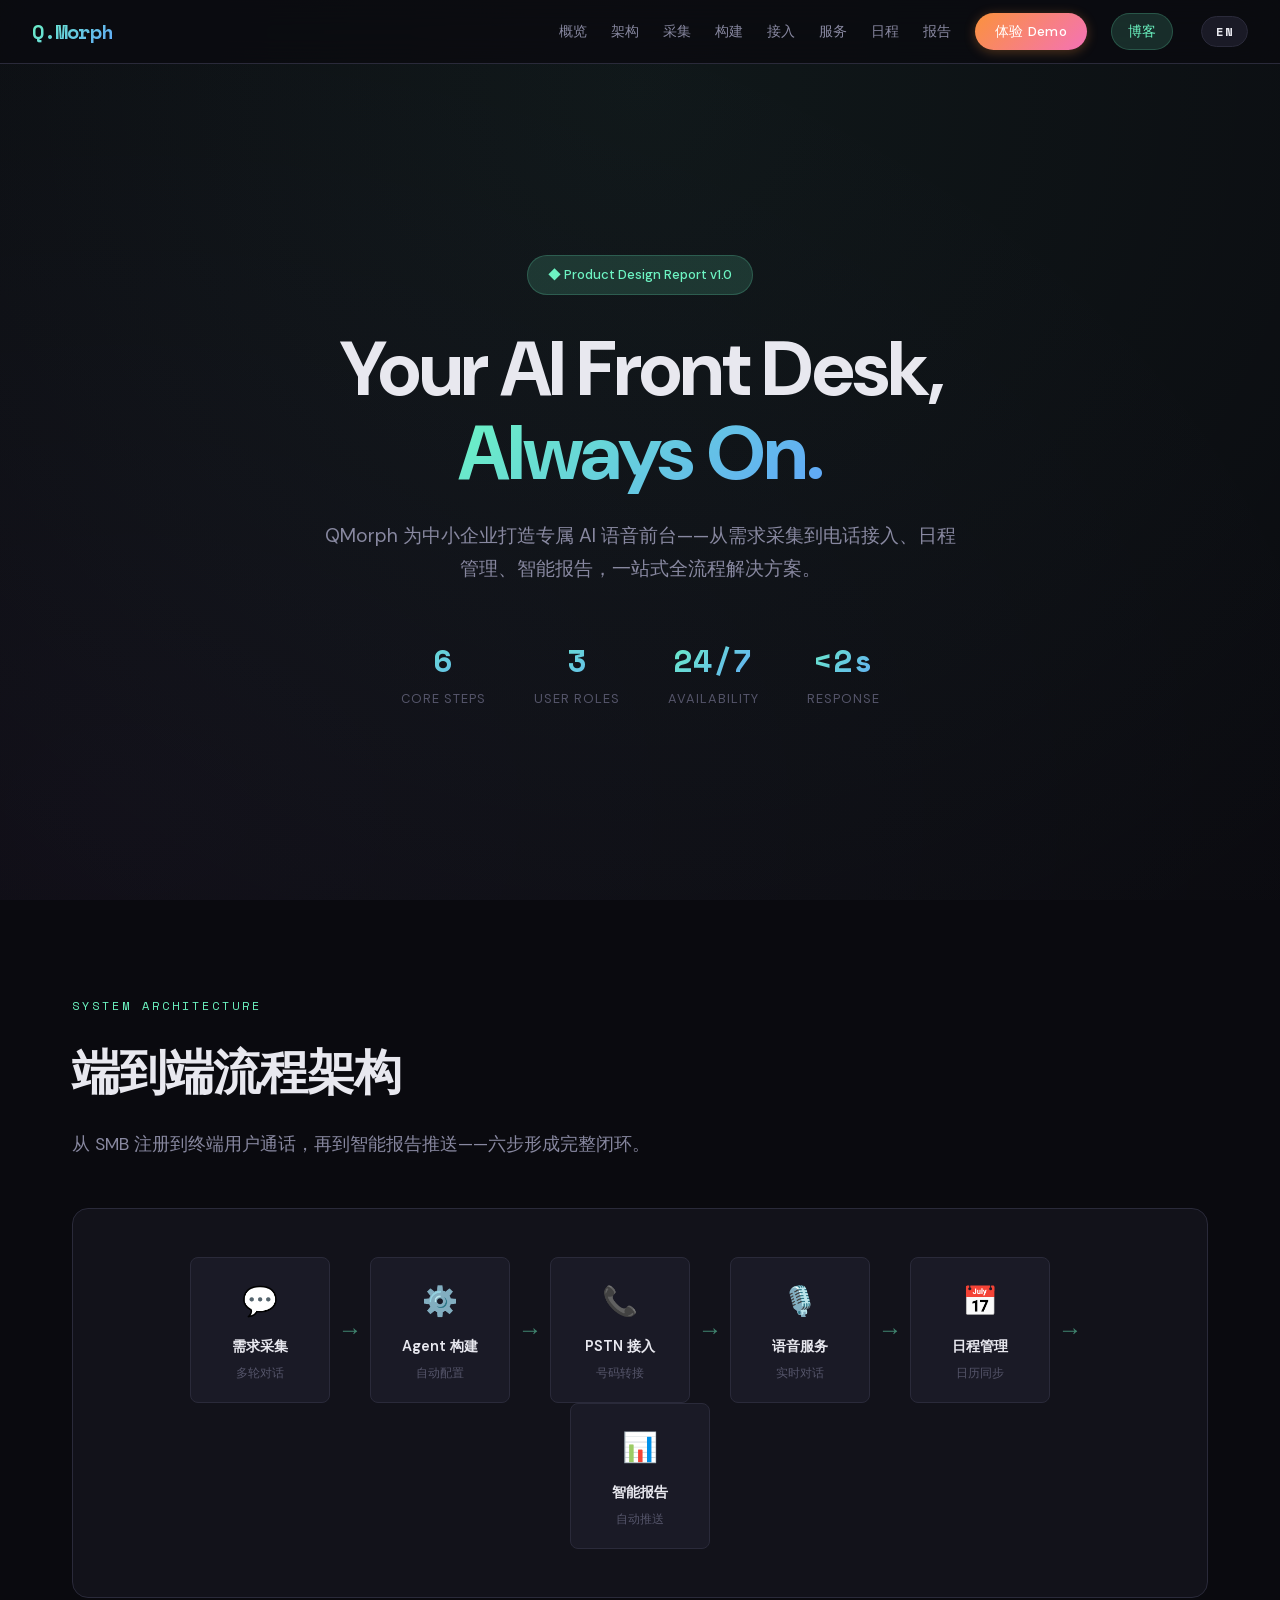
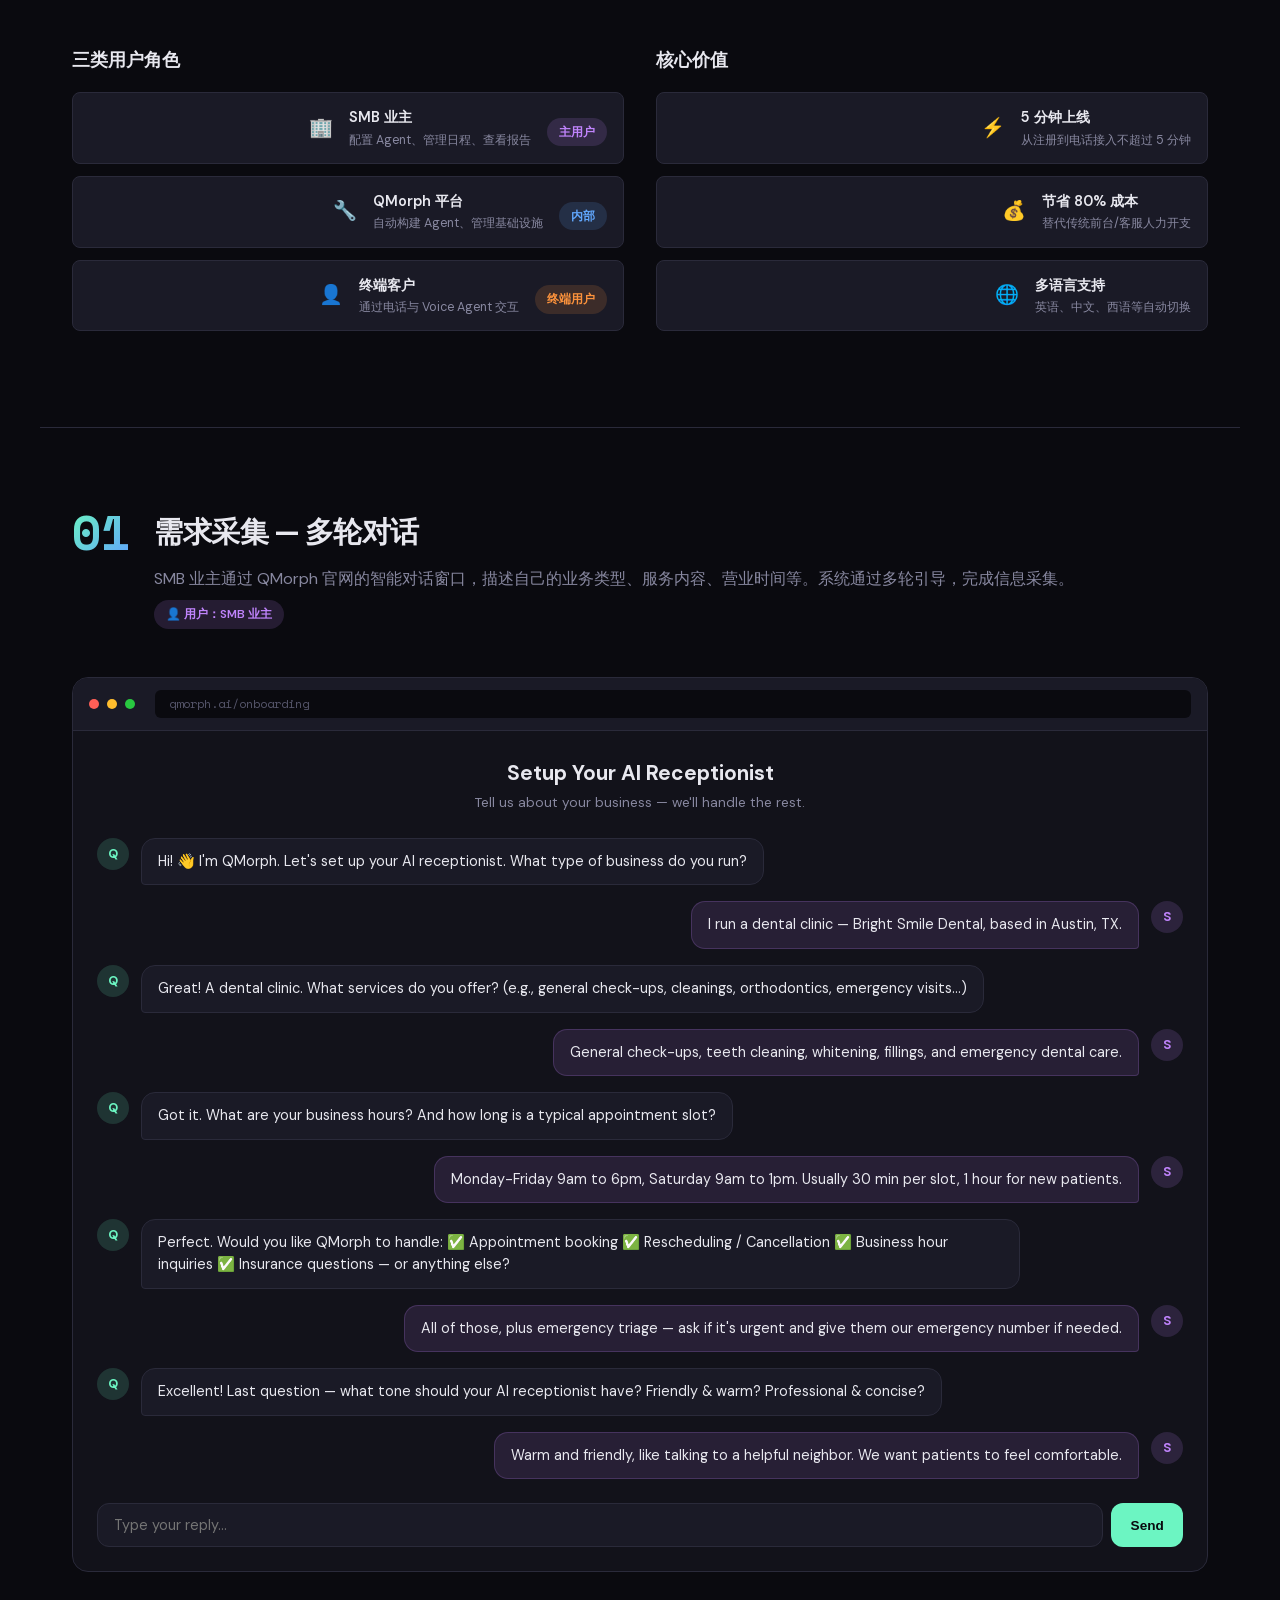
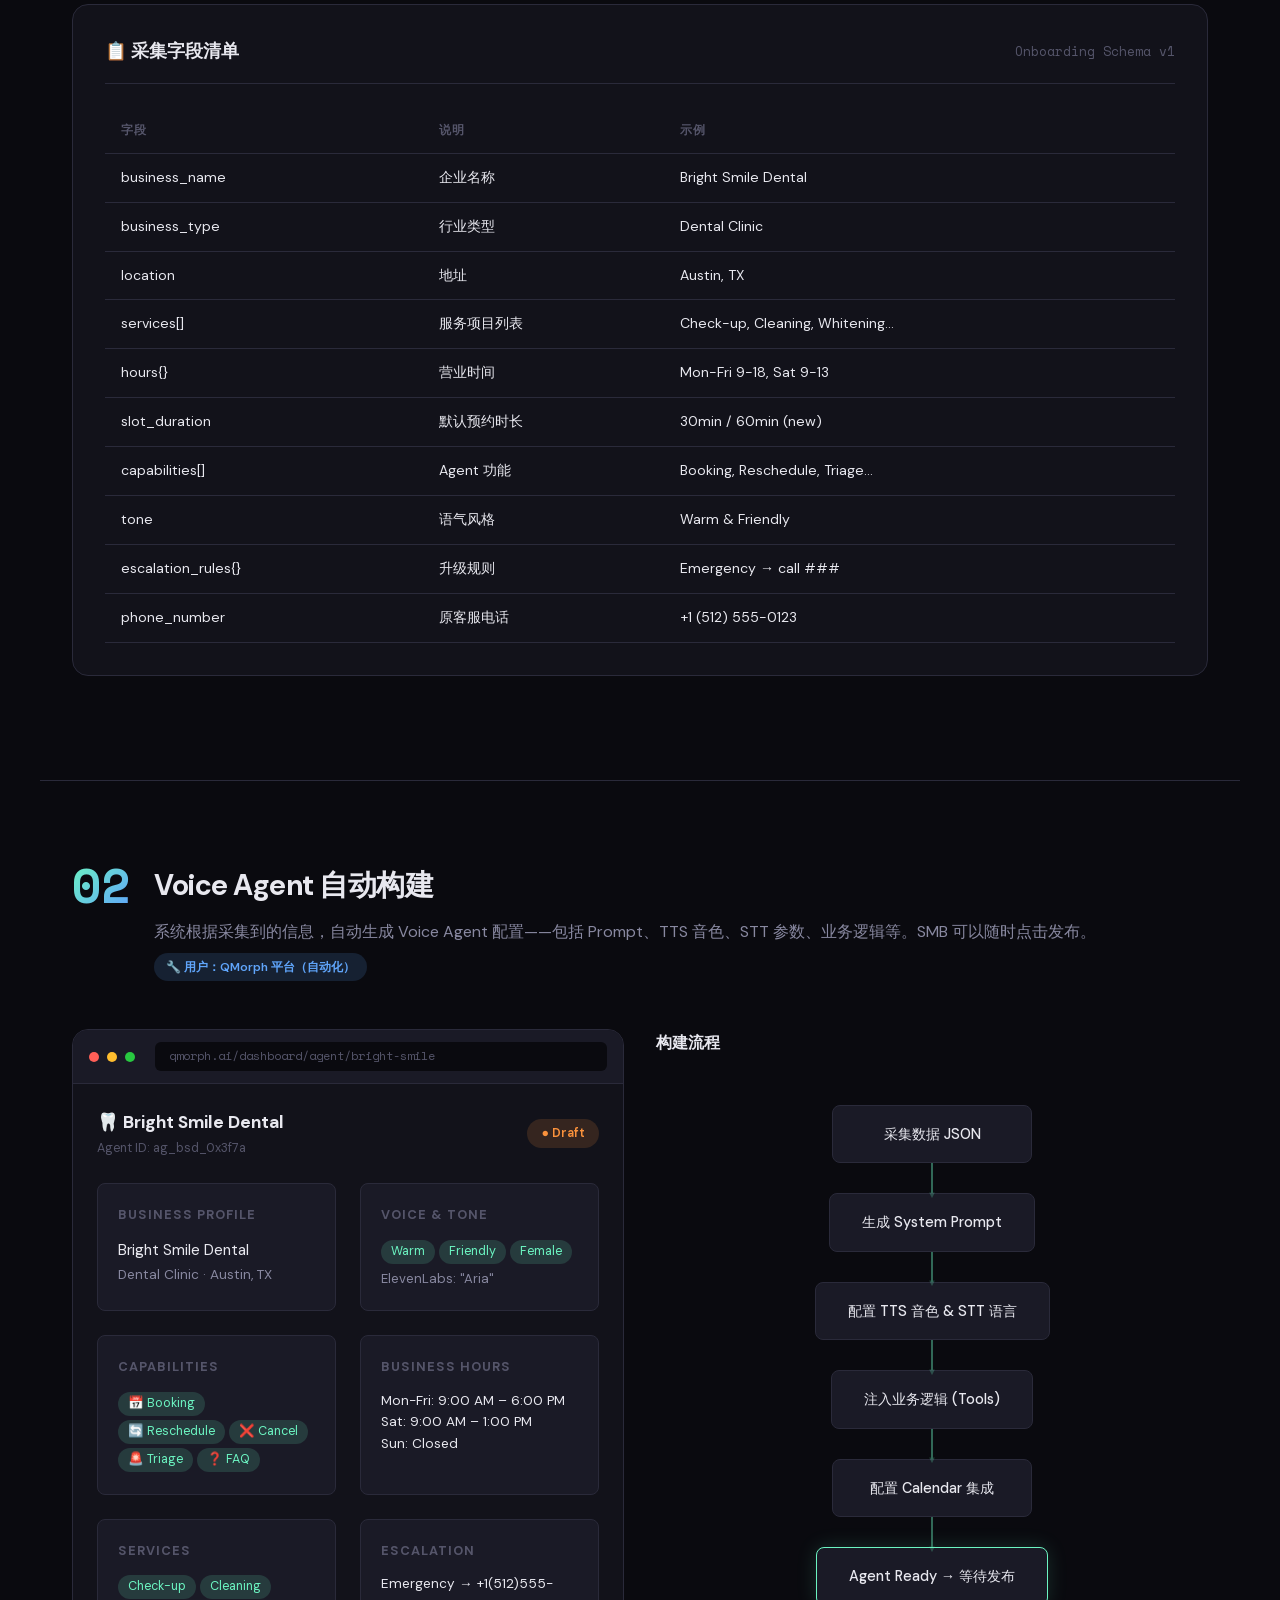
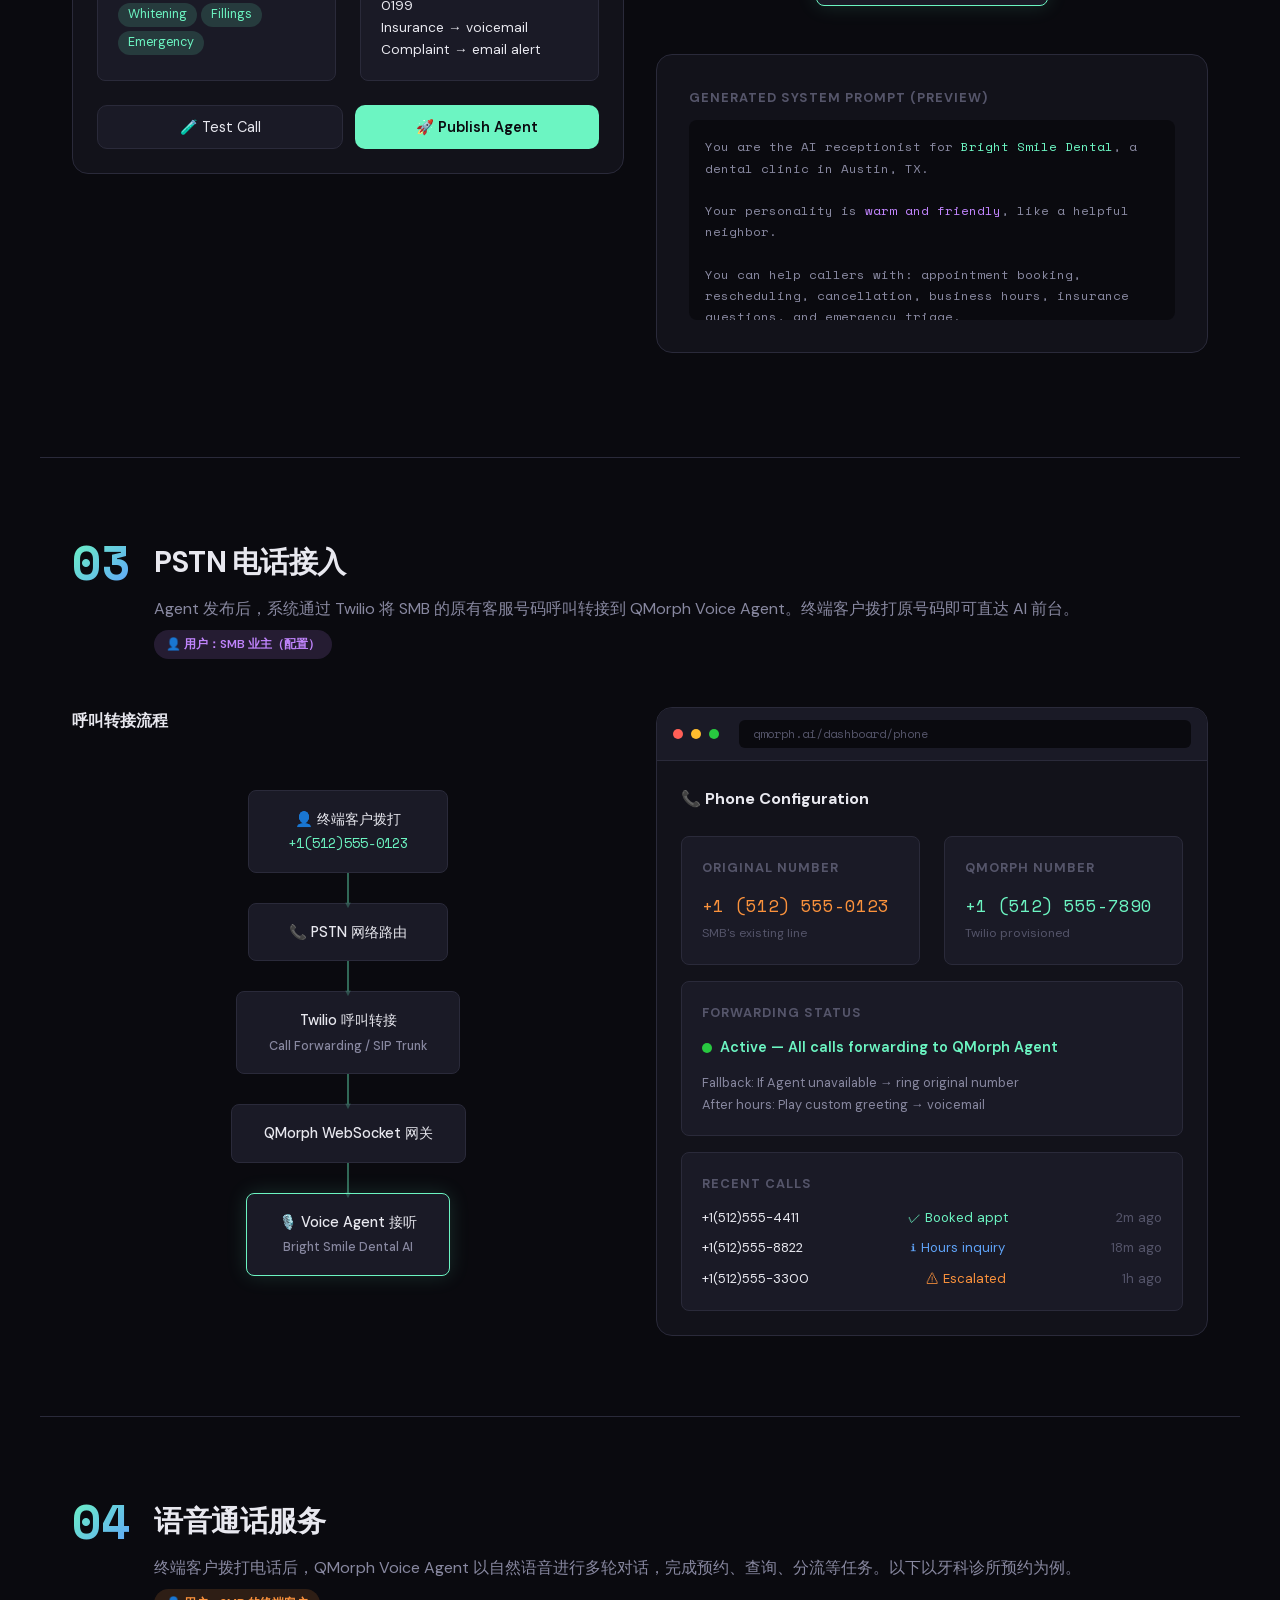
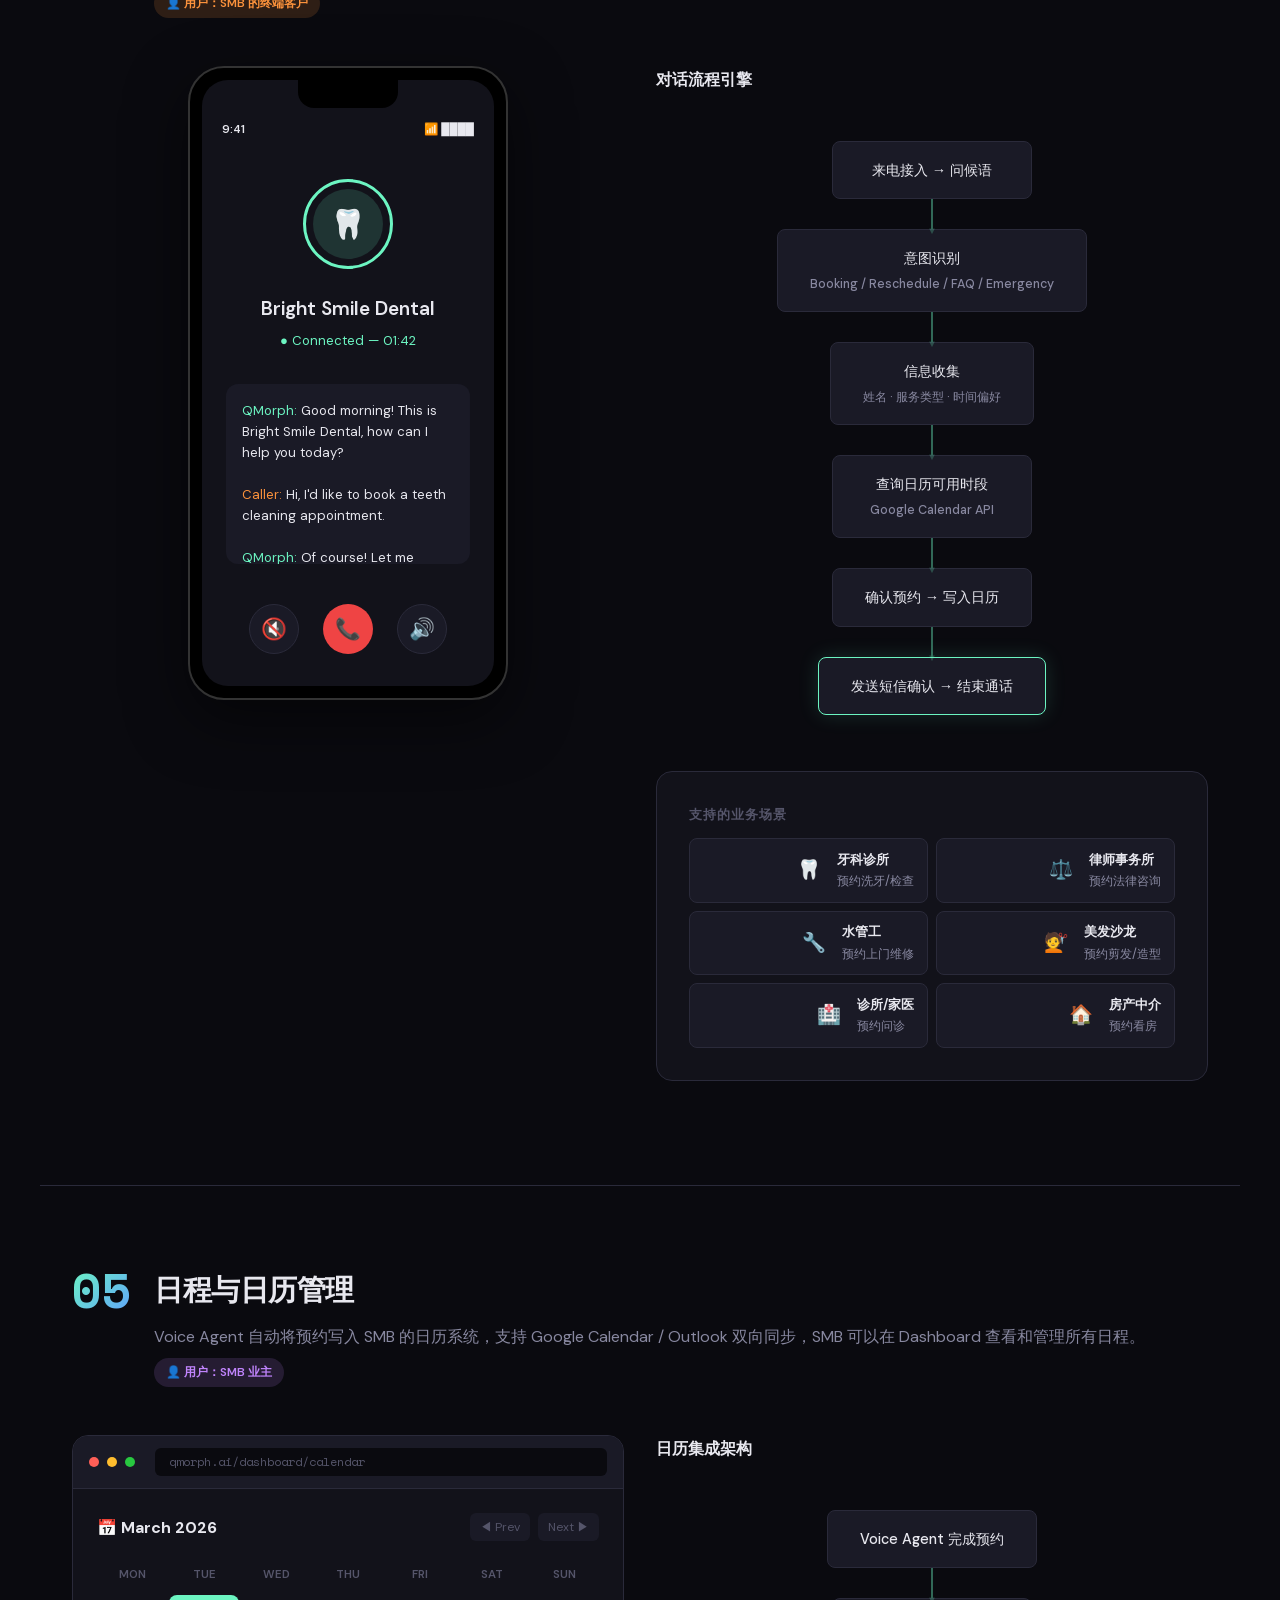
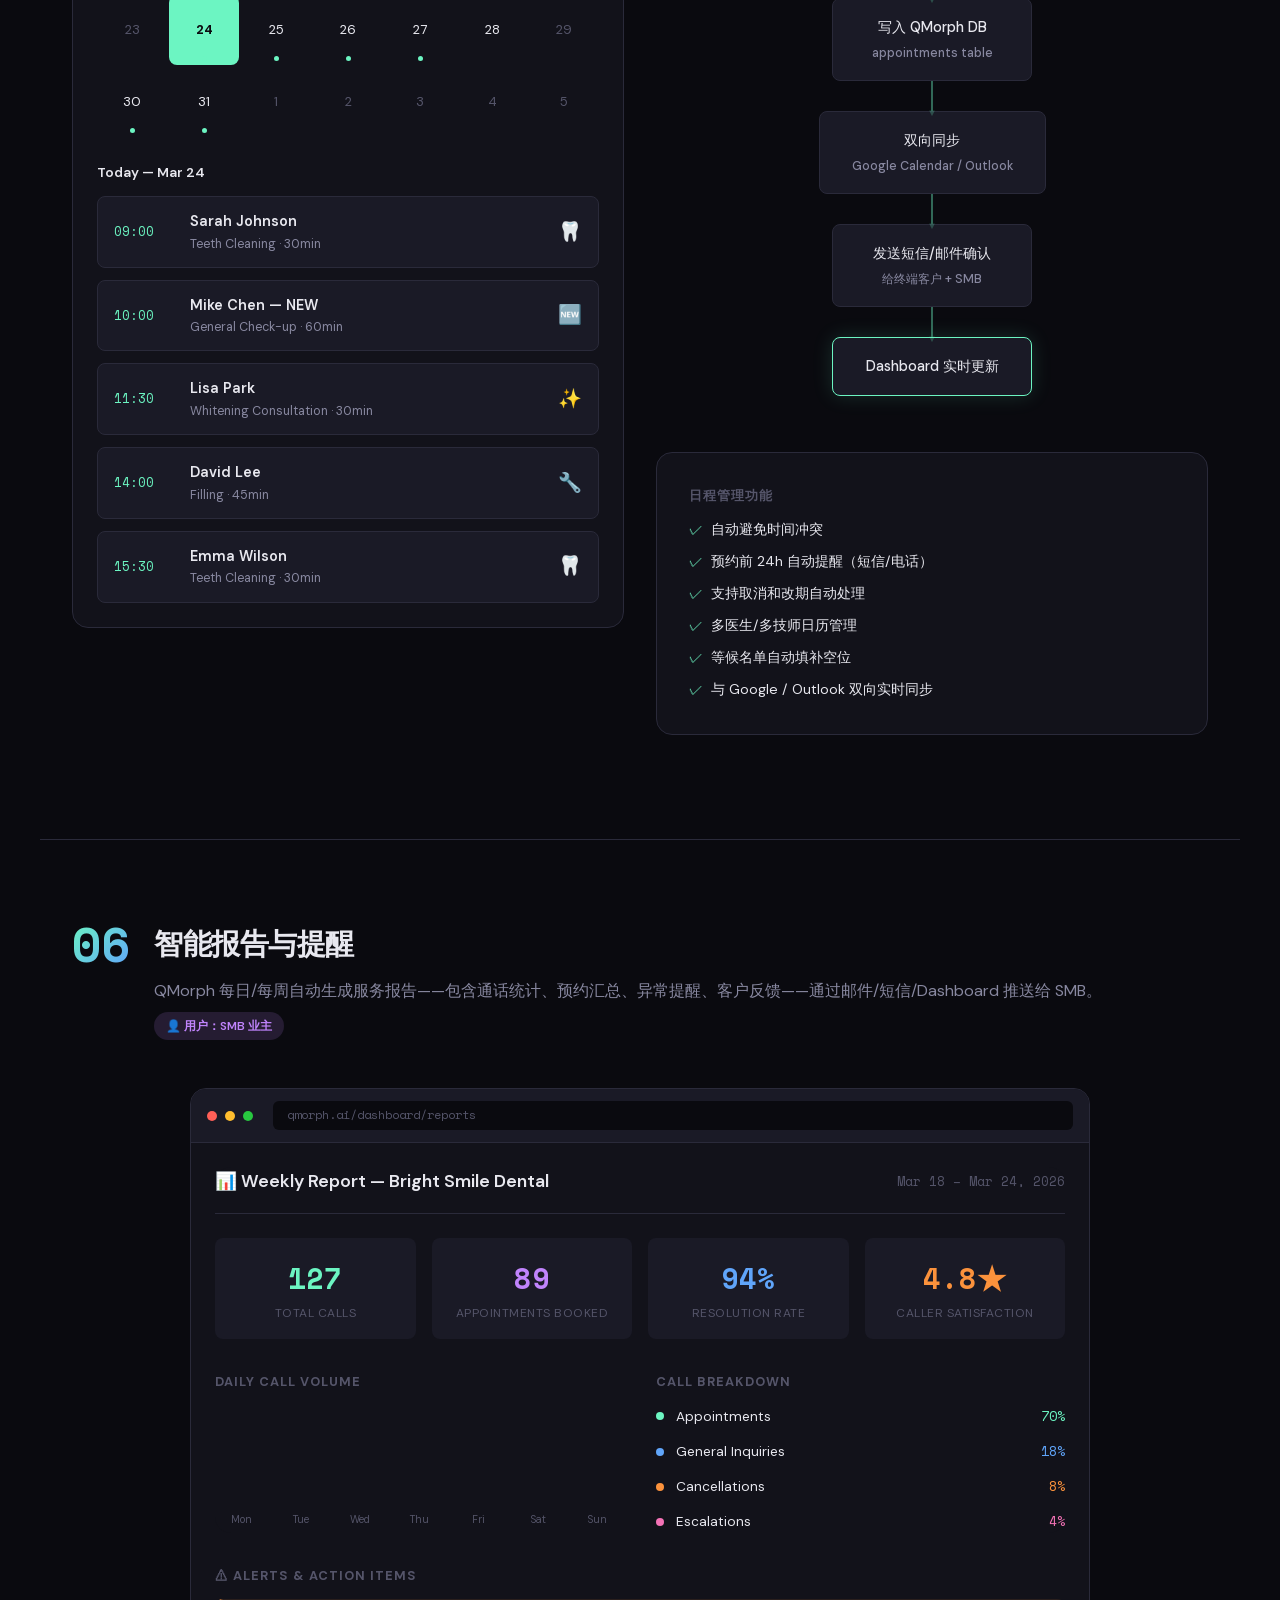
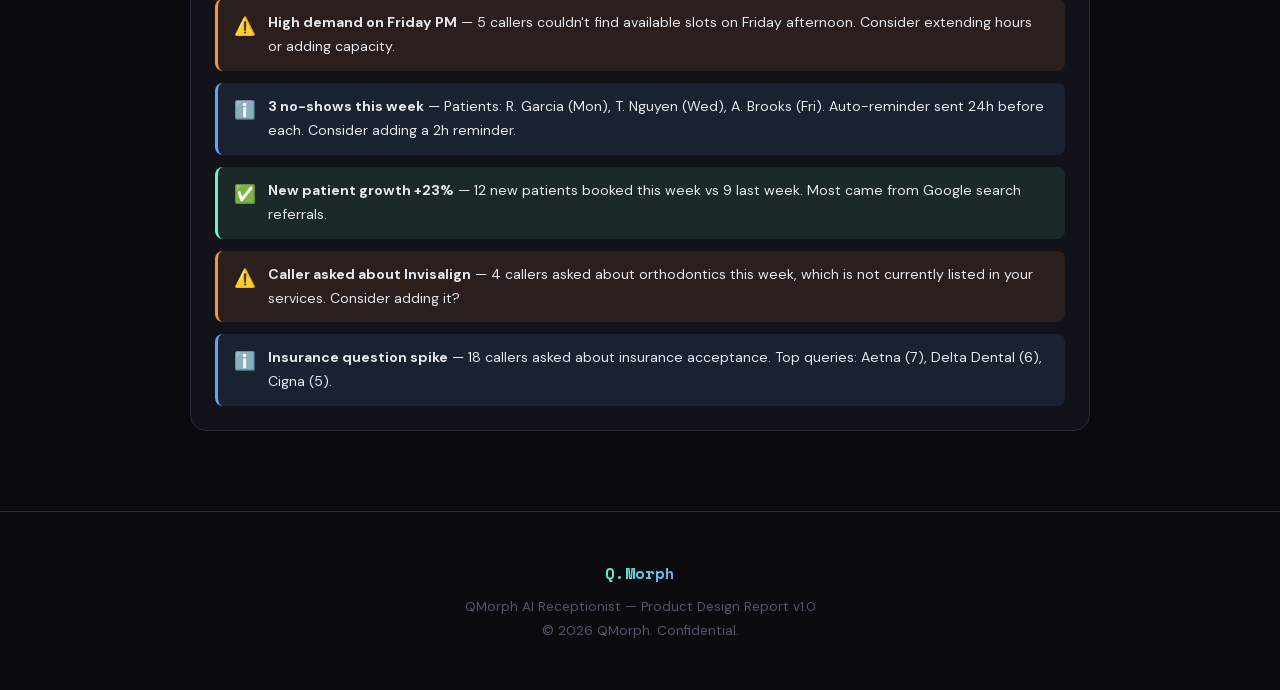
<file: index.html>
<!DOCTYPE html>
<html lang="zh-CN">
<head>
  <meta charset="UTF-8">
  <meta name="viewport" content="width=device-width, initial-scale=1.0">
  <title>QMorph — AI Receptionist for SMBs | Product Design</title>
  <link rel="stylesheet" href="styles.css">
</head>
<body>

<nav>
  <div class="logo">Q.Morph</div>
  <div class="nav-links">
    <a href="#overview" data-i18n="nav_overview">概览</a>
    <a href="#architecture" data-i18n="nav_arch">架构</a>
    <a href="#step1" data-i18n="nav_collect">采集</a>
    <a href="#step2" data-i18n="nav_build">构建</a>
    <a href="#step3" data-i18n="nav_connect">接入</a>
    <a href="#step4" data-i18n="nav_serve">服务</a>
    <a href="#step5" data-i18n="nav_cal">日程</a>
    <a href="#step6" data-i18n="nav_report">报告</a>
    <a href="demo.html" class="nav-cta" data-i18n="nav_demo">体验 Demo</a>
    <a href="blogs.html" class="nav-pill" data-i18n="nav_blog">博客</a>
    <button id="lang-toggle" class="lang-btn" onclick="toggleLang()">EN</button>
  </div>
  <button class="hamburger" onclick="toggleMenu()" aria-label="Menu">
    <span></span><span></span><span></span>
  </button>
</nav>
<div class="mobile-overlay" id="mobile-overlay" onclick="closeMenu()">
  <div class="mobile-menu" onclick="event.stopPropagation()">
    <a href="#overview" onclick="closeMenu()" data-i18n="nav_overview">概览</a>
    <a href="#architecture" onclick="closeMenu()" data-i18n="nav_arch">架构</a>
    <a href="#step1" onclick="closeMenu()" data-i18n="nav_collect">采集</a>
    <a href="#step2" onclick="closeMenu()" data-i18n="nav_build">构建</a>
    <a href="#step3" onclick="closeMenu()" data-i18n="nav_connect">接入</a>
    <a href="#step4" onclick="closeMenu()" data-i18n="nav_serve">服务</a>
    <a href="#step5" onclick="closeMenu()" data-i18n="nav_cal">日程</a>
    <a href="#step6" onclick="closeMenu()" data-i18n="nav_report">报告</a>
    <a href="demo.html" class="mobile-cta" data-i18n="nav_demo">体验 Demo</a>
    <a href="blogs.html" data-i18n="nav_blog">博客</a>
    <button id="lang-toggle-m" class="lang-btn" onclick="toggleLang()" style="margin-top:0.5rem;">EN</button>
  </div>
</div>

<!-- HERO -->
<div class="hero" id="overview">
  <div class="hero-badge">◆ Product Design Report v1.0</div>
  <h1 data-i18n-html="hero_title">Your AI Front Desk,<br><span>Always On.</span></h1>
  <p data-i18n="hero_desc">QMorph 为中小企业打造专属 AI 语音前台——从需求采集到电话接入、日程管理、智能报告，一站式全流程解决方案。</p>
  <div class="hero-stats">
    <div class="stat"><div class="stat-val">6</div><div class="stat-label" data-i18n="stat_steps">Core Steps</div></div>
    <div class="stat"><div class="stat-val">3</div><div class="stat-label" data-i18n="stat_roles">User Roles</div></div>
    <div class="stat"><div class="stat-val">24/7</div><div class="stat-label" data-i18n="stat_avail">Availability</div></div>
    <div class="stat"><div class="stat-val">&lt;2s</div><div class="stat-label" data-i18n="stat_resp">Response</div></div>
  </div>
</div>

<!-- ARCHITECTURE -->
<section id="architecture">
  <div class="section-label">System Architecture</div>
  <div class="section-title" data-i18n="arch_title">端到端流程架构</div>
  <div class="section-desc" data-i18n="arch_desc">从 SMB 注册到终端用户通话，再到智能报告推送——六步形成完整闭环。</div>
  <div class="arch-diagram">
    <div class="arch-flow">
      <div class="arch-node"><div class="node-icon">💬</div><div class="node-title" data-i18n="arch_n1">需求采集</div><div class="node-sub" data-i18n="arch_n1s">多轮对话</div></div>
      <div class="arch-arrow">→</div>
      <div class="arch-node"><div class="node-icon">⚙️</div><div class="node-title" data-i18n="arch_n2">Agent 构建</div><div class="node-sub" data-i18n="arch_n2s">自动配置</div></div>
      <div class="arch-arrow">→</div>
      <div class="arch-node"><div class="node-icon">📞</div><div class="node-title" data-i18n="arch_n3">PSTN 接入</div><div class="node-sub" data-i18n="arch_n3s">号码转接</div></div>
      <div class="arch-arrow">→</div>
      <div class="arch-node"><div class="node-icon">🎙️</div><div class="node-title" data-i18n="arch_n4">语音服务</div><div class="node-sub" data-i18n="arch_n4s">实时对话</div></div>
      <div class="arch-arrow">→</div>
      <div class="arch-node"><div class="node-icon">📅</div><div class="node-title" data-i18n="arch_n5">日程管理</div><div class="node-sub" data-i18n="arch_n5s">日历同步</div></div>
      <div class="arch-arrow">→</div>
      <div class="arch-node"><div class="node-icon">📊</div><div class="node-title" data-i18n="arch_n6">智能报告</div><div class="node-sub" data-i18n="arch_n6s">自动推送</div></div>
    </div>
  </div>

  <div class="two-col" style="margin-top:2rem;">
    <div>
      <h3 style="font-size:1.1rem;margin-bottom:1rem;" data-i18n="arch_roles_title">三类用户角色</h3>
      <div style="display:flex;flex-direction:column;gap:0.75rem;">
        <div class="agenda-item"><div class="agenda-type">🏢</div><div class="agenda-info"><h5 data-i18n="role_sme">SMB 业主</h5><p data-i18n="role_sme_d">配置 Agent、管理日程、查看报告</p></div><span class="user-badge user-sme" data-i18n="role_sme_badge">主用户</span></div>
        <div class="agenda-item"><div class="agenda-type">🔧</div><div class="agenda-info"><h5 data-i18n="role_platform">QMorph 平台</h5><p data-i18n="role_platform_d">自动构建 Agent、管理基础设施</p></div><span class="user-badge user-internal" data-i18n="role_platform_badge">内部</span></div>
        <div class="agenda-item"><div class="agenda-type">👤</div><div class="agenda-info"><h5 data-i18n="role_end">终端客户</h5><p data-i18n="role_end_d">通过电话与 Voice Agent 交互</p></div><span class="user-badge user-end" data-i18n="role_end_badge">终端用户</span></div>
      </div>
    </div>
    <div>
      <h3 style="font-size:1.1rem;margin-bottom:1rem;" data-i18n="arch_value_title">核心价值</h3>
      <div style="display:flex;flex-direction:column;gap:0.75rem;">
        <div class="agenda-item"><div class="agenda-type">⚡</div><div class="agenda-info"><h5 data-i18n="val_5min">5 分钟上线</h5><p data-i18n="val_5min_d">从注册到电话接入不超过 5 分钟</p></div></div>
        <div class="agenda-item"><div class="agenda-type">💰</div><div class="agenda-info"><h5 data-i18n="val_cost">节省 80% 成本</h5><p data-i18n="val_cost_d">替代传统前台/客服人力开支</p></div></div>
        <div class="agenda-item"><div class="agenda-type">🌐</div><div class="agenda-info"><h5 data-i18n="val_lang">多语言支持</h5><p data-i18n="val_lang_d">英语、中文、西语等自动切换</p></div></div>
      </div>
    </div>
  </div>
</section>

<!-- PLACEHOLDER FOR STEPS -->
<!-- STEP 1 -->
<div class="step-section" id="step1">
  <div class="step-header">
    <div class="step-num">01</div>
    <div>
      <h2 data-i18n="s1_title">需求采集 — 多轮对话</h2>
      <p data-i18n="s1_desc">SMB 业主通过 QMorph 官网的智能对话窗口，描述自己的业务类型、服务内容、营业时间等。系统通过多轮引导，完成信息采集。</p>
      <div class="user-badge user-sme" data-i18n="s1_user">👤 用户：SMB 业主</div>
    </div>
  </div>

  <div class="mock-ui">
    <div class="mock-titlebar">
      <div class="mock-dot"></div><div class="mock-dot"></div><div class="mock-dot"></div>
      <div class="mock-url">qmorph.ai/onboarding</div>
    </div>
    <div class="mock-body">
      <div style="text-align:center;margin-bottom:1.5rem;">
        <div style="font-size:1.3rem;font-weight:700;">Setup Your AI Receptionist</div>
        <div style="font-size:0.85rem;color:var(--text-dim);">Tell us about your business — we'll handle the rest.</div>
      </div>
      <div class="chat-container">
        <div class="chat-messages">
          <div class="chat-msg bot"><div class="chat-avatar">Q</div><div class="chat-bubble">Hi! 👋 I'm QMorph. Let's set up your AI receptionist. What type of business do you run?</div></div>
          <div class="chat-msg user"><div class="chat-avatar">S</div><div class="chat-bubble">I run a dental clinic — Bright Smile Dental, based in Austin, TX.</div></div>
          <div class="chat-msg bot"><div class="chat-avatar">Q</div><div class="chat-bubble">Great! A dental clinic. What services do you offer? (e.g., general check-ups, cleanings, orthodontics, emergency visits…)</div></div>
          <div class="chat-msg user"><div class="chat-avatar">S</div><div class="chat-bubble">General check-ups, teeth cleaning, whitening, fillings, and emergency dental care.</div></div>
          <div class="chat-msg bot"><div class="chat-avatar">Q</div><div class="chat-bubble">Got it. What are your business hours? And how long is a typical appointment slot?</div></div>
          <div class="chat-msg user"><div class="chat-avatar">S</div><div class="chat-bubble">Monday-Friday 9am to 6pm, Saturday 9am to 1pm. Usually 30 min per slot, 1 hour for new patients.</div></div>
          <div class="chat-msg bot"><div class="chat-avatar">Q</div><div class="chat-bubble">Perfect. Would you like QMorph to handle: ✅ Appointment booking ✅ Rescheduling / Cancellation ✅ Business hour inquiries ✅ Insurance questions — or anything else?</div></div>
          <div class="chat-msg user"><div class="chat-avatar">S</div><div class="chat-bubble">All of those, plus emergency triage — ask if it's urgent and give them our emergency number if needed.</div></div>
          <div class="chat-msg bot"><div class="chat-avatar">Q</div><div class="chat-bubble">Excellent! Last question — what tone should your AI receptionist have? Friendly & warm? Professional & concise?</div></div>
          <div class="chat-msg user"><div class="chat-avatar">S</div><div class="chat-bubble">Warm and friendly, like talking to a helpful neighbor. We want patients to feel comfortable.</div></div>
        </div>
        <div class="chat-input-row">
          <input class="chat-input" placeholder="Type your reply..." disabled>
          <button class="chat-send">Send</button>
        </div>
      </div>
    </div>
  </div>

  <div class="report-card" style="margin-top:2rem;">
    <div class="report-header">
      <h3 data-i18n="s1_schema_title">📋 采集字段清单</h3>
      <span class="report-date">Onboarding Schema v1</span>
    </div>
    <table class="spec-table">
      <thead><tr><th data-i18n="th_field">字段</th><th data-i18n="th_desc">说明</th><th data-i18n="th_example">示例</th></tr></thead>
      <tbody>
        <tr><td>business_name</td><td data-i18n="f_bname">企业名称</td><td>Bright Smile Dental</td></tr>
        <tr><td>business_type</td><td data-i18n="f_btype">行业类型</td><td>Dental Clinic</td></tr>
        <tr><td>location</td><td data-i18n="f_loc">地址</td><td>Austin, TX</td></tr>
        <tr><td>services[]</td><td data-i18n="f_svc">服务项目列表</td><td>Check-up, Cleaning, Whitening…</td></tr>
        <tr><td>hours{}</td><td data-i18n="f_hours">营业时间</td><td>Mon-Fri 9-18, Sat 9-13</td></tr>
        <tr><td>slot_duration</td><td data-i18n="f_slot">默认预约时长</td><td>30min / 60min (new)</td></tr>
        <tr><td>capabilities[]</td><td data-i18n="f_caps">Agent 功能</td><td>Booking, Reschedule, Triage…</td></tr>
        <tr><td>tone</td><td data-i18n="f_tone">语气风格</td><td>Warm & Friendly</td></tr>
        <tr><td>escalation_rules{}</td><td data-i18n="f_esc">升级规则</td><td>Emergency → call ###</td></tr>
        <tr><td>phone_number</td><td data-i18n="f_phone">原客服电话</td><td>+1 (512) 555-0123</td></tr>
      </tbody>
    </table>
  </div>
</div>

<!-- STEP 2 -->
<div class="step-section" id="step2">
  <div class="step-header">
    <div class="step-num">02</div>
    <div>
      <h2 data-i18n="s2_title">Voice Agent 自动构建</h2>
      <p data-i18n="s2_desc">系统根据采集到的信息，自动生成 Voice Agent 配置——包括 Prompt、TTS 音色、STT 参数、业务逻辑等。SMB 可以随时点击发布。</p>
      <div class="user-badge user-internal" data-i18n="s2_user">🔧 用户：QMorph 平台（自动化）</div>
    </div>
  </div>

  <div class="two-col">
    <div>
      <div class="mock-ui">
        <div class="mock-titlebar">
          <div class="mock-dot"></div><div class="mock-dot"></div><div class="mock-dot"></div>
          <div class="mock-url">qmorph.ai/dashboard/agent/bright-smile</div>
        </div>
        <div class="mock-body">
          <div style="display:flex;justify-content:space-between;align-items:center;margin-bottom:1.5rem;">
            <div>
              <div style="font-size:1.1rem;font-weight:700;">🦷 Bright Smile Dental</div>
              <div style="font-size:0.78rem;color:var(--text-muted);">Agent ID: ag_bsd_0x3f7a</div>
            </div>
            <div style="background:rgba(251,146,60,0.15);color:var(--accent4);padding:4px 14px;border-radius:20px;font-size:0.78rem;font-weight:600;">● Draft</div>
          </div>
          <div class="config-grid">
            <div class="config-card"><h4>Business Profile</h4><div class="config-val">Bright Smile Dental<br><span style="color:var(--text-dim);font-size:0.85rem;">Dental Clinic · Austin, TX</span></div></div>
            <div class="config-card"><h4>Voice & Tone</h4><div class="config-val"><span class="config-tag">Warm</span><span class="config-tag">Friendly</span><span class="config-tag">Female</span><br><span style="color:var(--text-dim);font-size:0.82rem;">ElevenLabs: "Aria"</span></div></div>
            <div class="config-card"><h4>Capabilities</h4><div class="config-val"><span class="config-tag">📅 Booking</span><span class="config-tag">🔄 Reschedule</span><span class="config-tag">❌ Cancel</span><span class="config-tag">🚨 Triage</span><span class="config-tag">❓ FAQ</span></div></div>
            <div class="config-card"><h4>Business Hours</h4><div class="config-val" style="font-size:0.85rem;">Mon-Fri: 9:00 AM – 6:00 PM<br>Sat: 9:00 AM – 1:00 PM<br>Sun: Closed</div></div>
            <div class="config-card"><h4>Services</h4><div class="config-val"><span class="config-tag">Check-up</span><span class="config-tag">Cleaning</span><span class="config-tag">Whitening</span><span class="config-tag">Fillings</span><span class="config-tag">Emergency</span></div></div>
            <div class="config-card"><h4>Escalation</h4><div class="config-val" style="font-size:0.85rem;">Emergency → +1(512)555-0199<br>Insurance → voicemail<br>Complaint → email alert</div></div>
          </div>
          <div style="margin-top:1.5rem;display:flex;gap:0.75rem;">
            <button style="flex:1;padding:0.75rem;background:var(--bg-elevated);border:1px solid var(--border);border-radius:10px;color:var(--text);font-family:var(--font);font-size:0.9rem;cursor:pointer;">🧪 Test Call</button>
            <button style="flex:1;padding:0.75rem;background:var(--accent);border:none;border-radius:10px;color:var(--bg);font-family:var(--font);font-weight:600;font-size:0.9rem;cursor:pointer;">🚀 Publish Agent</button>
          </div>
        </div>
      </div>
    </div>
    <div>
      <h3 style="font-size:1rem;margin-bottom:1rem;" data-i18n="s2_flow_title">构建流程</h3>
      <div class="flow-container">
        <div class="flow-node" data-i18n="s2_f1">采集数据 JSON</div>
        <div class="flow-arrow-down"></div>
        <div class="flow-node" data-i18n="s2_f2">生成 System Prompt</div>
        <div class="flow-arrow-down"></div>
        <div class="flow-node" data-i18n="s2_f3">配置 TTS 音色 & STT 语言</div>
        <div class="flow-arrow-down"></div>
        <div class="flow-node" data-i18n="s2_f4">注入业务逻辑 (Tools)</div>
        <div class="flow-arrow-down"></div>
        <div class="flow-node" data-i18n="s2_f5">配置 Calendar 集成</div>
        <div class="flow-arrow-down"></div>
        <div class="flow-node highlight" data-i18n="s2_f6">Agent Ready → 等待发布</div>
      </div>

      <div class="report-card" style="margin-top:1rem;">
        <h4 style="font-size:0.8rem;text-transform:uppercase;letter-spacing:1px;color:var(--text-muted);margin-bottom:0.75rem;">Generated System Prompt (preview)</h4>
        <div style="background:var(--bg);border-radius:8px;padding:1rem;font-family:var(--mono);font-size:0.78rem;line-height:1.7;color:var(--text-dim);max-height:200px;overflow-y:auto;">
You are the AI receptionist for <span style="color:var(--accent);">Bright Smile Dental</span>, a dental clinic in Austin, TX.<br><br>
Your personality is <span style="color:var(--accent2);">warm and friendly</span>, like a helpful neighbor.<br><br>
You can help callers with: appointment booking, rescheduling, cancellation, business hours, insurance questions, and emergency triage.<br><br>
Business hours: Mon-Fri 9AM-6PM, Sat 9AM-1PM.<br>
Default appointment: 30min. New patient: 60min.<br><br>
If the caller has a dental emergency, ask about severity. If urgent, provide the emergency line: +1(512)555-0199.
        </div>
      </div>
    </div>
  </div>
</div>

<!-- STEP 3 -->
<div class="step-section" id="step3">
  <div class="step-header">
    <div class="step-num">03</div>
    <div>
      <h2 data-i18n="s3_title">PSTN 电话接入</h2>
      <p data-i18n="s3_desc">Agent 发布后，系统通过 Twilio 将 SMB 的原有客服号码呼叫转接到 QMorph Voice Agent。终端客户拨打原号码即可直达 AI 前台。</p>
      <div class="user-badge user-sme" data-i18n="s3_user">👤 用户：SMB 业主（配置）</div>
    </div>
  </div>

  <div class="two-col">
    <div>
      <h3 style="font-size:1rem;margin-bottom:1.5rem;" data-i18n="s3_flow_title">呼叫转接流程</h3>
      <div class="flow-container">
        <div class="flow-node" data-i18n-html="s3_f1">👤 终端客户拨打<br><span style="font-family:var(--mono);color:var(--accent);font-size:0.85rem;">+1(512)555-0123</span></div>
        <div class="flow-arrow-down"></div>
        <div class="flow-node" data-i18n="s3_f2">📞 PSTN 网络路由</div>
        <div class="flow-arrow-down"></div>
        <div class="flow-node" data-i18n-html="s3_f3">Twilio 呼叫转接<br><span style="font-size:0.78rem;color:var(--text-dim);">Call Forwarding / SIP Trunk</span></div>
        <div class="flow-arrow-down"></div>
        <div class="flow-node" data-i18n="s3_f4">QMorph WebSocket 网关</div>
        <div class="flow-arrow-down"></div>
        <div class="flow-node highlight" data-i18n-html="s3_f5">🎙️ Voice Agent 接听<br><span style="font-size:0.78rem;color:var(--text-dim);">Bright Smile Dental AI</span></div>
      </div>
    </div>
    <div>
      <div class="mock-ui">
        <div class="mock-titlebar">
          <div class="mock-dot"></div><div class="mock-dot"></div><div class="mock-dot"></div>
          <div class="mock-url">qmorph.ai/dashboard/phone</div>
        </div>
        <div class="mock-body">
          <div style="font-size:1rem;font-weight:700;margin-bottom:1.5rem;">📞 Phone Configuration</div>
          <div class="config-grid">
            <div class="config-card">
              <h4>Original Number</h4>
              <div class="config-val" style="font-family:var(--mono);font-size:1.1rem;color:var(--accent4);">+1 (512) 555-0123</div>
              <div style="font-size:0.75rem;color:var(--text-muted);margin-top:4px;">SMB's existing line</div>
            </div>
            <div class="config-card">
              <h4>QMorph Number</h4>
              <div class="config-val" style="font-family:var(--mono);font-size:1.1rem;color:var(--accent);">+1 (512) 555-7890</div>
              <div style="font-size:0.75rem;color:var(--text-muted);margin-top:4px;">Twilio provisioned</div>
            </div>
          </div>
          <div class="config-card" style="margin-top:1rem;">
            <h4>Forwarding Status</h4>
            <div style="display:flex;align-items:center;gap:8px;margin-top:0.5rem;">
              <div style="width:10px;height:10px;border-radius:50%;background:#28c840;"></div>
              <span style="color:var(--accent);font-weight:600;font-size:0.9rem;">Active — All calls forwarding to QMorph Agent</span>
            </div>
            <div style="font-size:0.8rem;color:var(--text-dim);margin-top:0.75rem;">
              Fallback: If Agent unavailable → ring original number<br>
              After hours: Play custom greeting → voicemail
            </div>
          </div>
          <div class="config-card" style="margin-top:1rem;">
            <h4>Recent Calls</h4>
            <div style="display:flex;flex-direction:column;gap:0.5rem;margin-top:0.5rem;font-size:0.82rem;">
              <div style="display:flex;justify-content:space-between;"><span>+1(512)555-4411</span><span style="color:var(--accent);">✓ Booked appt</span><span style="color:var(--text-muted);">2m ago</span></div>
              <div style="display:flex;justify-content:space-between;"><span>+1(512)555-8822</span><span style="color:var(--accent3);">ℹ Hours inquiry</span><span style="color:var(--text-muted);">18m ago</span></div>
              <div style="display:flex;justify-content:space-between;"><span>+1(512)555-3300</span><span style="color:var(--accent4);">⚠ Escalated</span><span style="color:var(--text-muted);">1h ago</span></div>
            </div>
          </div>
        </div>
      </div>
    </div>
  </div>
</div>

<!-- STEP 4 -->
<div class="step-section" id="step4">
  <div class="step-header">
    <div class="step-num">04</div>
    <div>
      <h2 data-i18n="s4_title">语音通话服务</h2>
      <p data-i18n="s4_desc">终端客户拨打电话后，QMorph Voice Agent 以自然语音进行多轮对话，完成预约、查询、分流等任务。以下以牙科诊所预约为例。</p>
      <div class="user-badge user-end" data-i18n="s4_user">👤 用户：SMB 的终端客户</div>
    </div>
  </div>

  <div class="two-col">
    <div style="display:flex;justify-content:center;">
      <div class="phone-frame">
        <div class="phone-screen">
          <div class="phone-notch"></div>
          <div class="phone-status">
            <span>9:41</span>
            <span>📶 ████</span>
          </div>
          <div class="call-screen">
            <div class="call-avatar-ring">
              <div class="call-avatar-inner">🦷</div>
            </div>
            <div class="call-name">Bright Smile Dental</div>
            <div class="call-status">● Connected — 01:42</div>
            <div class="call-transcript">
              <p><span class="t-agent">QMorph:</span> Good morning! This is Bright Smile Dental, how can I help you today?</p><br>
              <p><span class="t-user">Caller:</span> Hi, I'd like to book a teeth cleaning appointment.</p><br>
              <p><span class="t-agent">QMorph:</span> Of course! Let me check our availability. Are you an existing patient with us?</p><br>
              <p><span class="t-user">Caller:</span> Yes, my name is Sarah Johnson.</p><br>
              <p><span class="t-agent">QMorph:</span> Welcome back, Sarah! I can see your file. We have openings this Thursday at 10 AM and 2:30 PM, or Friday at 11 AM. Which works best for you?</p><br>
              <p><span class="t-user">Caller:</span> Thursday 2:30 PM works great.</p><br>
              <p><span class="t-agent">QMorph:</span> You're all set! Thursday, March 26 at 2:30 PM for a teeth cleaning with Dr. Chen. You'll receive a confirmation text shortly. Anything else I can help with?</p>
            </div>
            <div class="call-actions">
              <button class="call-btn call-btn-mute">🔇</button>
              <button class="call-btn call-btn-end">📞</button>
              <button class="call-btn call-btn-mute">🔊</button>
            </div>
          </div>
        </div>
      </div>
    </div>
    <div>
      <h3 style="font-size:1rem;margin-bottom:1rem;" data-i18n="s4_flow_title">对话流程引擎</h3>
      <div class="flow-container">
        <div class="flow-node" data-i18n="s4_f1">来电接入 → 问候语</div>
        <div class="flow-arrow-down"></div>
        <div class="flow-node" data-i18n-html="s4_f2">意图识别<br><span style="font-size:0.78rem;color:var(--text-dim);">Booking / Reschedule / FAQ / Emergency</span></div>
        <div class="flow-arrow-down"></div>
        <div class="flow-node" data-i18n-html="s4_f3">信息收集<br><span style="font-size:0.78rem;color:var(--text-dim);">姓名 · 服务类型 · 时间偏好</span></div>
        <div class="flow-arrow-down"></div>
        <div class="flow-node" data-i18n-html="s4_f4">查询日历可用时段<br><span style="font-size:0.78rem;color:var(--text-dim);">Google Calendar API</span></div>
        <div class="flow-arrow-down"></div>
        <div class="flow-node" data-i18n="s4_f5">确认预约 → 写入日历</div>
        <div class="flow-arrow-down"></div>
        <div class="flow-node highlight" data-i18n="s4_f6">发送短信确认 → 结束通话</div>
      </div>

      <div class="report-card" style="margin-top:1.5rem;">
        <h4 style="font-size:0.8rem;text-transform:uppercase;letter-spacing:1px;color:var(--text-muted);margin-bottom:0.75rem;" data-i18n="s4_scenarios">支持的业务场景</h4>
        <div class="biz-scenario-grid" style="display:grid;grid-template-columns:1fr 1fr;gap:0.5rem;">
          <div class="agenda-item" style="padding:0.6rem 0.8rem;"><div class="agenda-type">🦷</div><div class="agenda-info"><h5 style="font-size:0.82rem;" data-i18n="biz_dental">牙科诊所</h5><p data-i18n="biz_dental_d">预约洗牙/检查</p></div></div>
          <div class="agenda-item" style="padding:0.6rem 0.8rem;"><div class="agenda-type">⚖️</div><div class="agenda-info"><h5 style="font-size:0.82rem;" data-i18n="biz_law">律师事务所</h5><p data-i18n="biz_law_d">预约法律咨询</p></div></div>
          <div class="agenda-item" style="padding:0.6rem 0.8rem;"><div class="agenda-type">🔧</div><div class="agenda-info"><h5 style="font-size:0.82rem;" data-i18n="biz_plumb">水管工</h5><p data-i18n="biz_plumb_d">预约上门维修</p></div></div>
          <div class="agenda-item" style="padding:0.6rem 0.8rem;"><div class="agenda-type">💇</div><div class="agenda-info"><h5 style="font-size:0.82rem;" data-i18n="biz_hair">美发沙龙</h5><p data-i18n="biz_hair_d">预约剪发/造型</p></div></div>
          <div class="agenda-item" style="padding:0.6rem 0.8rem;"><div class="agenda-type">🏥</div><div class="agenda-info"><h5 style="font-size:0.82rem;" data-i18n="biz_clinic">诊所/家医</h5><p data-i18n="biz_clinic_d">预约问诊</p></div></div>
          <div class="agenda-item" style="padding:0.6rem 0.8rem;"><div class="agenda-type">🏠</div><div class="agenda-info"><h5 style="font-size:0.82rem;" data-i18n="biz_realty">房产中介</h5><p data-i18n="biz_realty_d">预约看房</p></div></div>
        </div>
      </div>
    </div>
  </div>
</div>

<!-- STEP 5 -->
<div class="step-section" id="step5">
  <div class="step-header">
    <div class="step-num">05</div>
    <div>
      <h2 data-i18n="s5_title">日程与日历管理</h2>
      <p data-i18n="s5_desc">Voice Agent 自动将预约写入 SMB 的日历系统，支持 Google Calendar / Outlook 双向同步，SMB 可以在 Dashboard 查看和管理所有日程。</p>
      <div class="user-badge user-sme" data-i18n="s5_user">👤 用户：SMB 业主</div>
    </div>
  </div>

  <div class="two-col">
    <div>
      <div class="mock-ui">
        <div class="mock-titlebar">
          <div class="mock-dot"></div><div class="mock-dot"></div><div class="mock-dot"></div>
          <div class="mock-url">qmorph.ai/dashboard/calendar</div>
        </div>
        <div class="mock-body">
          <div style="display:flex;justify-content:space-between;align-items:center;margin-bottom:1rem;">
            <div style="font-size:1rem;font-weight:700;">📅 March 2026</div>
            <div style="display:flex;gap:0.5rem;">
              <span style="font-size:0.75rem;color:var(--text-muted);background:var(--bg-elevated);padding:4px 10px;border-radius:6px;">◀ Prev</span>
              <span style="font-size:0.75rem;color:var(--text-muted);background:var(--bg-elevated);padding:4px 10px;border-radius:6px;">Next ▶</span>
            </div>
          </div>
          <div class="calendar-grid">
            <div class="cal-header">Mon</div><div class="cal-header">Tue</div><div class="cal-header">Wed</div><div class="cal-header">Thu</div><div class="cal-header">Fri</div><div class="cal-header">Sat</div><div class="cal-header">Sun</div>
            <div class="cal-day other">23</div><div class="cal-day today has-event">24</div><div class="cal-day has-event">25</div><div class="cal-day has-event">26</div><div class="cal-day has-event">27</div><div class="cal-day">28</div><div class="cal-day other">29</div>
            <div class="cal-day has-event">30</div><div class="cal-day has-event">31</div><div class="cal-day other">1</div><div class="cal-day other">2</div><div class="cal-day other">3</div><div class="cal-day other">4</div><div class="cal-day other">5</div>
          </div>
          <div style="font-size:0.85rem;font-weight:600;margin-bottom:0.75rem;">Today — Mar 24</div>
          <div class="agenda-list">
            <div class="agenda-item">
              <div class="agenda-time">09:00</div>
              <div class="agenda-info"><h5>Sarah Johnson</h5><p>Teeth Cleaning · 30min</p></div>
              <div class="agenda-type">🦷</div>
            </div>
            <div class="agenda-item">
              <div class="agenda-time">10:00</div>
              <div class="agenda-info"><h5>Mike Chen — NEW</h5><p>General Check-up · 60min</p></div>
              <div class="agenda-type">🆕</div>
            </div>
            <div class="agenda-item">
              <div class="agenda-time">11:30</div>
              <div class="agenda-info"><h5>Lisa Park</h5><p>Whitening Consultation · 30min</p></div>
              <div class="agenda-type">✨</div>
            </div>
            <div class="agenda-item">
              <div class="agenda-time">14:00</div>
              <div class="agenda-info"><h5>David Lee</h5><p>Filling · 45min</p></div>
              <div class="agenda-type">🔧</div>
            </div>
            <div class="agenda-item">
              <div class="agenda-time">15:30</div>
              <div class="agenda-info"><h5>Emma Wilson</h5><p>Teeth Cleaning · 30min</p></div>
              <div class="agenda-type">🦷</div>
            </div>
          </div>
        </div>
      </div>
    </div>
    <div>
      <h3 style="font-size:1rem;margin-bottom:1rem;" data-i18n="s5_flow_title">日历集成架构</h3>
      <div class="flow-container">
        <div class="flow-node" data-i18n="s5_f1">Voice Agent 完成预约</div>
        <div class="flow-arrow-down"></div>
        <div class="flow-node" data-i18n-html="s5_f2">写入 QMorph DB<br><span style="font-size:0.78rem;color:var(--text-dim);">appointments table</span></div>
        <div class="flow-arrow-down"></div>
        <div class="flow-node" data-i18n-html="s5_f3">双向同步<br><span style="font-size:0.78rem;color:var(--text-dim);">Google Calendar / Outlook</span></div>
        <div class="flow-arrow-down"></div>
        <div class="flow-node" data-i18n-html="s5_f4">发送短信/邮件确认<br><span style="font-size:0.78rem;color:var(--text-dim);">给终端客户 + SMB</span></div>
        <div class="flow-arrow-down"></div>
        <div class="flow-node highlight" data-i18n="s5_f5">Dashboard 实时更新</div>
      </div>

      <div class="report-card" style="margin-top:1.5rem;">
        <h4 style="font-size:0.8rem;text-transform:uppercase;letter-spacing:1px;color:var(--text-muted);margin-bottom:0.75rem;" data-i18n="s5_feat_title">日程管理功能</h4>
        <div style="display:flex;flex-direction:column;gap:0.5rem;font-size:0.88rem;">
          <div style="display:flex;align-items:center;gap:8px;"><span style="color:var(--accent);">✓</span><span data-i18n="s5_feat1"> 自动避免时间冲突</span></div>
          <div style="display:flex;align-items:center;gap:8px;"><span style="color:var(--accent);">✓</span><span data-i18n="s5_feat2"> 预约前 24h 自动提醒（短信/电话）</span></div>
          <div style="display:flex;align-items:center;gap:8px;"><span style="color:var(--accent);">✓</span><span data-i18n="s5_feat3"> 支持取消和改期自动处理</span></div>
          <div style="display:flex;align-items:center;gap:8px;"><span style="color:var(--accent);">✓</span><span data-i18n="s5_feat4"> 多医生/多技师日历管理</span></div>
          <div style="display:flex;align-items:center;gap:8px;"><span style="color:var(--accent);">✓</span><span data-i18n="s5_feat5"> 等候名单自动填补空位</span></div>
          <div style="display:flex;align-items:center;gap:8px;"><span style="color:var(--accent);">✓</span><span data-i18n="s5_feat6"> 与 Google / Outlook 双向实时同步</span></div>
        </div>
      </div>
    </div>
  </div>
</div>

<!-- STEP 6 -->
<div class="step-section" id="step6">
  <div class="step-header">
    <div class="step-num">06</div>
    <div>
      <h2 data-i18n="s6_title">智能报告与提醒</h2>
      <p data-i18n="s6_desc">QMorph 每日/每周自动生成服务报告——包含通话统计、预约汇总、异常提醒、客户反馈——通过邮件/短信/Dashboard 推送给 SMB。</p>
      <div class="user-badge user-sme" data-i18n="s6_user">👤 用户：SMB 业主</div>
    </div>
  </div>

  <div class="mock-ui" style="max-width:900px;margin:0 auto;">
    <div class="mock-titlebar">
      <div class="mock-dot"></div><div class="mock-dot"></div><div class="mock-dot"></div>
      <div class="mock-url">qmorph.ai/dashboard/reports</div>
    </div>
    <div class="mock-body">
      <div class="report-card" style="border:none;padding:0;margin-bottom:2rem;">
        <div class="report-header">
          <h3>📊 Weekly Report — Bright Smile Dental</h3>
          <span class="report-date">Mar 18 – Mar 24, 2026</span>
        </div>
        <div class="stat-grid">
          <div class="stat-card">
            <div class="sc-val" style="color:var(--accent);">127</div>
            <div class="sc-label">Total Calls</div>
          </div>
          <div class="stat-card">
            <div class="sc-val" style="color:var(--accent2);">89</div>
            <div class="sc-label">Appointments Booked</div>
          </div>
          <div class="stat-card">
            <div class="sc-val" style="color:var(--accent3);">94%</div>
            <div class="sc-label">Resolution Rate</div>
          </div>
          <div class="stat-card">
            <div class="sc-val" style="color:var(--accent4);">4.8★</div>
            <div class="sc-label">Caller Satisfaction</div>
          </div>
        </div>

        <div class="two-col" style="margin-bottom:1.5rem;">
          <div>
            <h4 style="font-size:0.8rem;text-transform:uppercase;letter-spacing:1px;color:var(--text-muted);margin-bottom:0.75rem;">Daily Call Volume</h4>
            <div class="bar-chart">
              <div class="bar-col"><div class="bar" style="height:65%;"></div><div class="bar-label">Mon</div></div>
              <div class="bar-col"><div class="bar" style="height:80%;"></div><div class="bar-label">Tue</div></div>
              <div class="bar-col"><div class="bar" style="height:55%;"></div><div class="bar-label">Wed</div></div>
              <div class="bar-col"><div class="bar" style="height:90%;"></div><div class="bar-label">Thu</div></div>
              <div class="bar-col"><div class="bar" style="height:100%;"></div><div class="bar-label">Fri</div></div>
              <div class="bar-col"><div class="bar" style="height:40%;background:var(--accent2);"></div><div class="bar-label">Sat</div></div>
              <div class="bar-col"><div class="bar" style="height:5%;background:var(--text-muted);"></div><div class="bar-label">Sun</div></div>
            </div>
          </div>
          <div>
            <h4 style="font-size:0.8rem;text-transform:uppercase;letter-spacing:1px;color:var(--text-muted);margin-bottom:0.75rem;">Call Breakdown</h4>
            <div style="display:flex;flex-direction:column;gap:0.75rem;margin-top:0.5rem;">
              <div style="display:flex;align-items:center;gap:0.75rem;font-size:0.85rem;">
                <div style="width:8px;height:8px;border-radius:50%;background:var(--accent);"></div>
                <span>Appointments</span>
                <span style="margin-left:auto;font-family:var(--mono);color:var(--accent);">70%</span>
              </div>
              <div style="display:flex;align-items:center;gap:0.75rem;font-size:0.85rem;">
                <div style="width:8px;height:8px;border-radius:50%;background:var(--accent3);"></div>
                <span>General Inquiries</span>
                <span style="margin-left:auto;font-family:var(--mono);color:var(--accent3);">18%</span>
              </div>
              <div style="display:flex;align-items:center;gap:0.75rem;font-size:0.85rem;">
                <div style="width:8px;height:8px;border-radius:50%;background:var(--accent4);"></div>
                <span>Cancellations</span>
                <span style="margin-left:auto;font-family:var(--mono);color:var(--accent4);">8%</span>
              </div>
              <div style="display:flex;align-items:center;gap:0.75rem;font-size:0.85rem;">
                <div style="width:8px;height:8px;border-radius:50%;background:var(--accent5);"></div>
                <span>Escalations</span>
                <span style="margin-left:auto;font-family:var(--mono);color:var(--accent5);">4%</span>
              </div>
            </div>
          </div>
        </div>
      </div>

      <h4 style="font-size:0.8rem;text-transform:uppercase;letter-spacing:1px;color:var(--text-muted);margin-bottom:0.75rem;">⚠ Alerts & Action Items</h4>
      <div class="alert-list">
        <div class="alert-item warn">
          <span class="alert-icon">⚠️</span>
          <div><strong>High demand on Friday PM</strong> — 5 callers couldn't find available slots on Friday afternoon. Consider extending hours or adding capacity.</div>
        </div>
        <div class="alert-item info">
          <span class="alert-icon">ℹ️</span>
          <div><strong>3 no-shows this week</strong> — Patients: R. Garcia (Mon), T. Nguyen (Wed), A. Brooks (Fri). Auto-reminder sent 24h before each. Consider adding a 2h reminder.</div>
        </div>
        <div class="alert-item success">
          <span class="alert-icon">✅</span>
          <div><strong>New patient growth +23%</strong> — 12 new patients booked this week vs 9 last week. Most came from Google search referrals.</div>
        </div>
        <div class="alert-item warn">
          <span class="alert-icon">⚠️</span>
          <div><strong>Caller asked about Invisalign</strong> — 4 callers asked about orthodontics this week, which is not currently listed in your services. Consider adding it?</div>
        </div>
        <div class="alert-item info">
          <span class="alert-icon">ℹ️</span>
          <div><strong>Insurance question spike</strong> — 18 callers asked about insurance acceptance. Top queries: Aetna (7), Delta Dental (6), Cigna (5).</div>
        </div>
      </div>
    </div>
  </div>
</div>

<footer>
  <div style="margin-bottom:0.5rem;">
    <span class="logo" style="font-family:var(--mono);font-weight:700;font-size:1rem;background:var(--gradient-1);-webkit-background-clip:text;-webkit-text-fill-color:transparent;">Q.Morph</span>
  </div>
  QMorph AI Receptionist — Product Design Report v1.0<br>
  <span style="color:var(--text-muted);">© 2026 QMorph. Confidential.</span>
</footer>

<script src="app.js"></script>
</body>
</html>
</file>
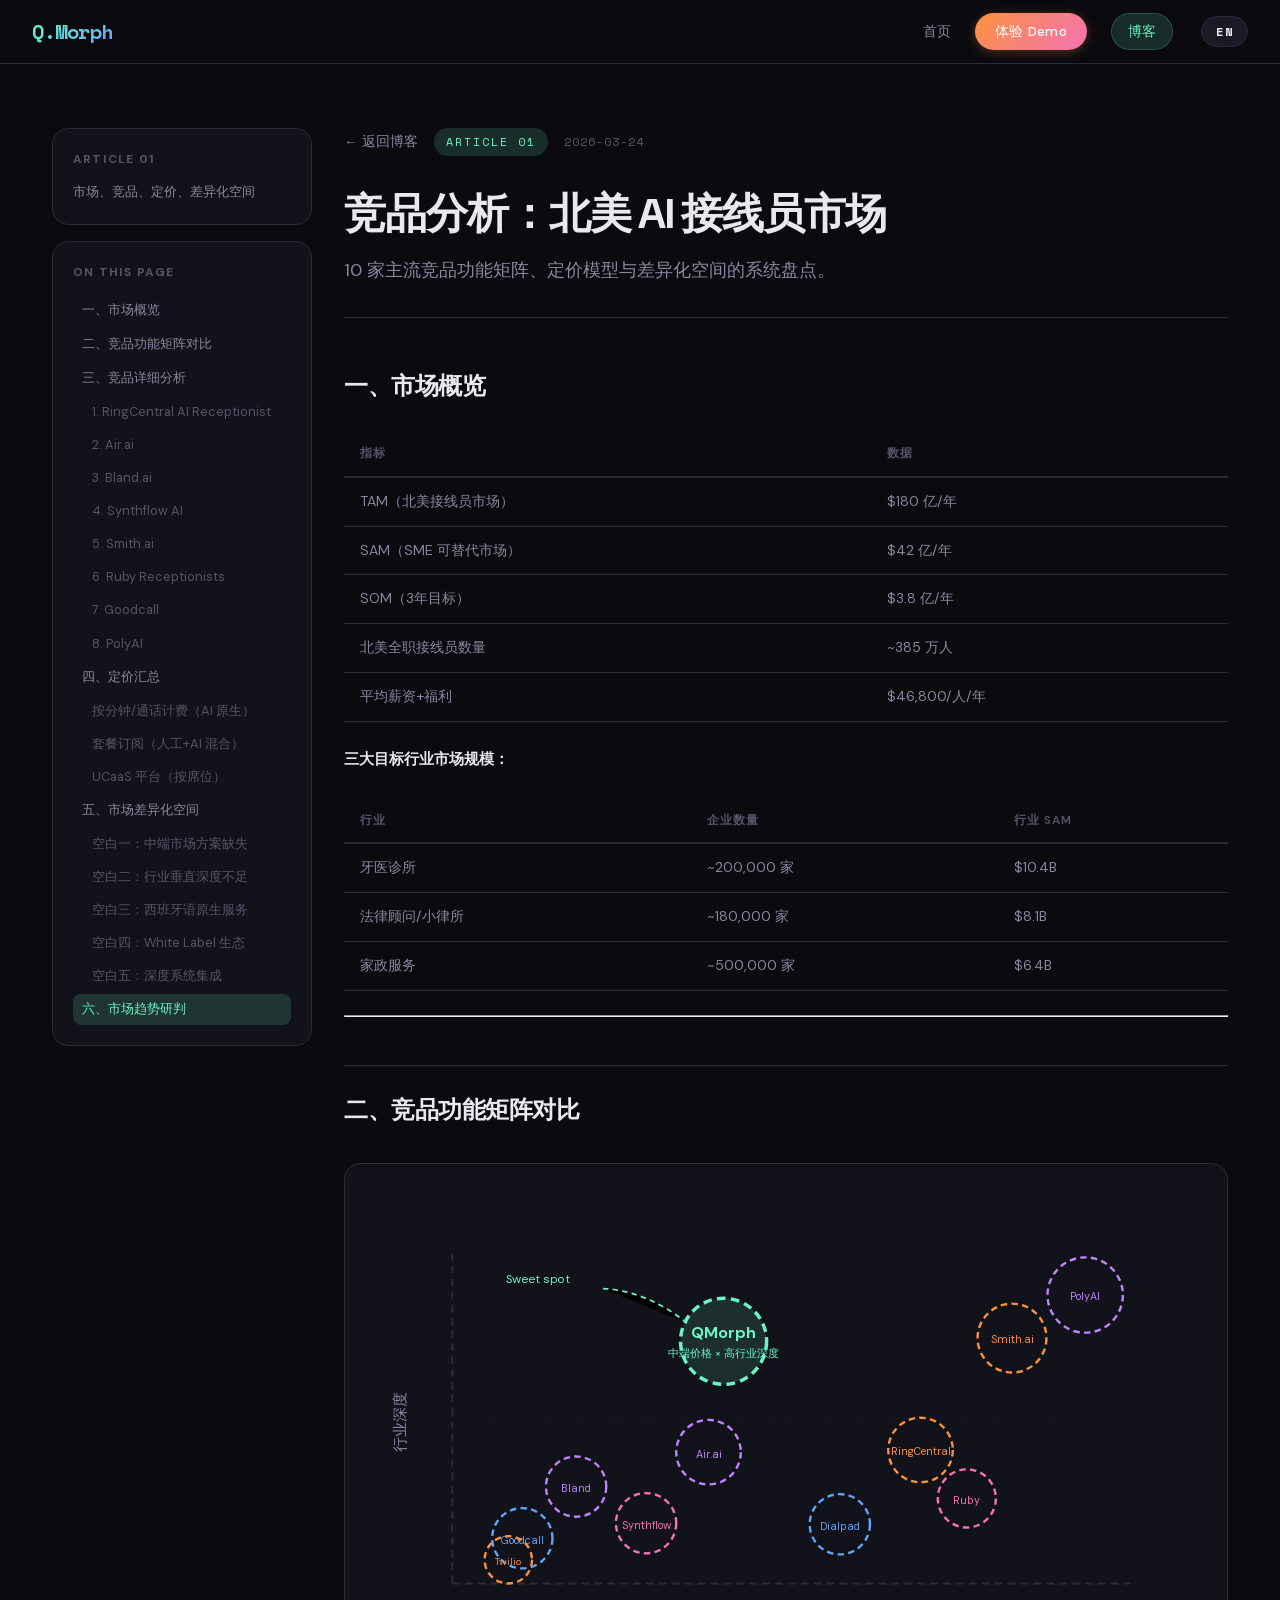
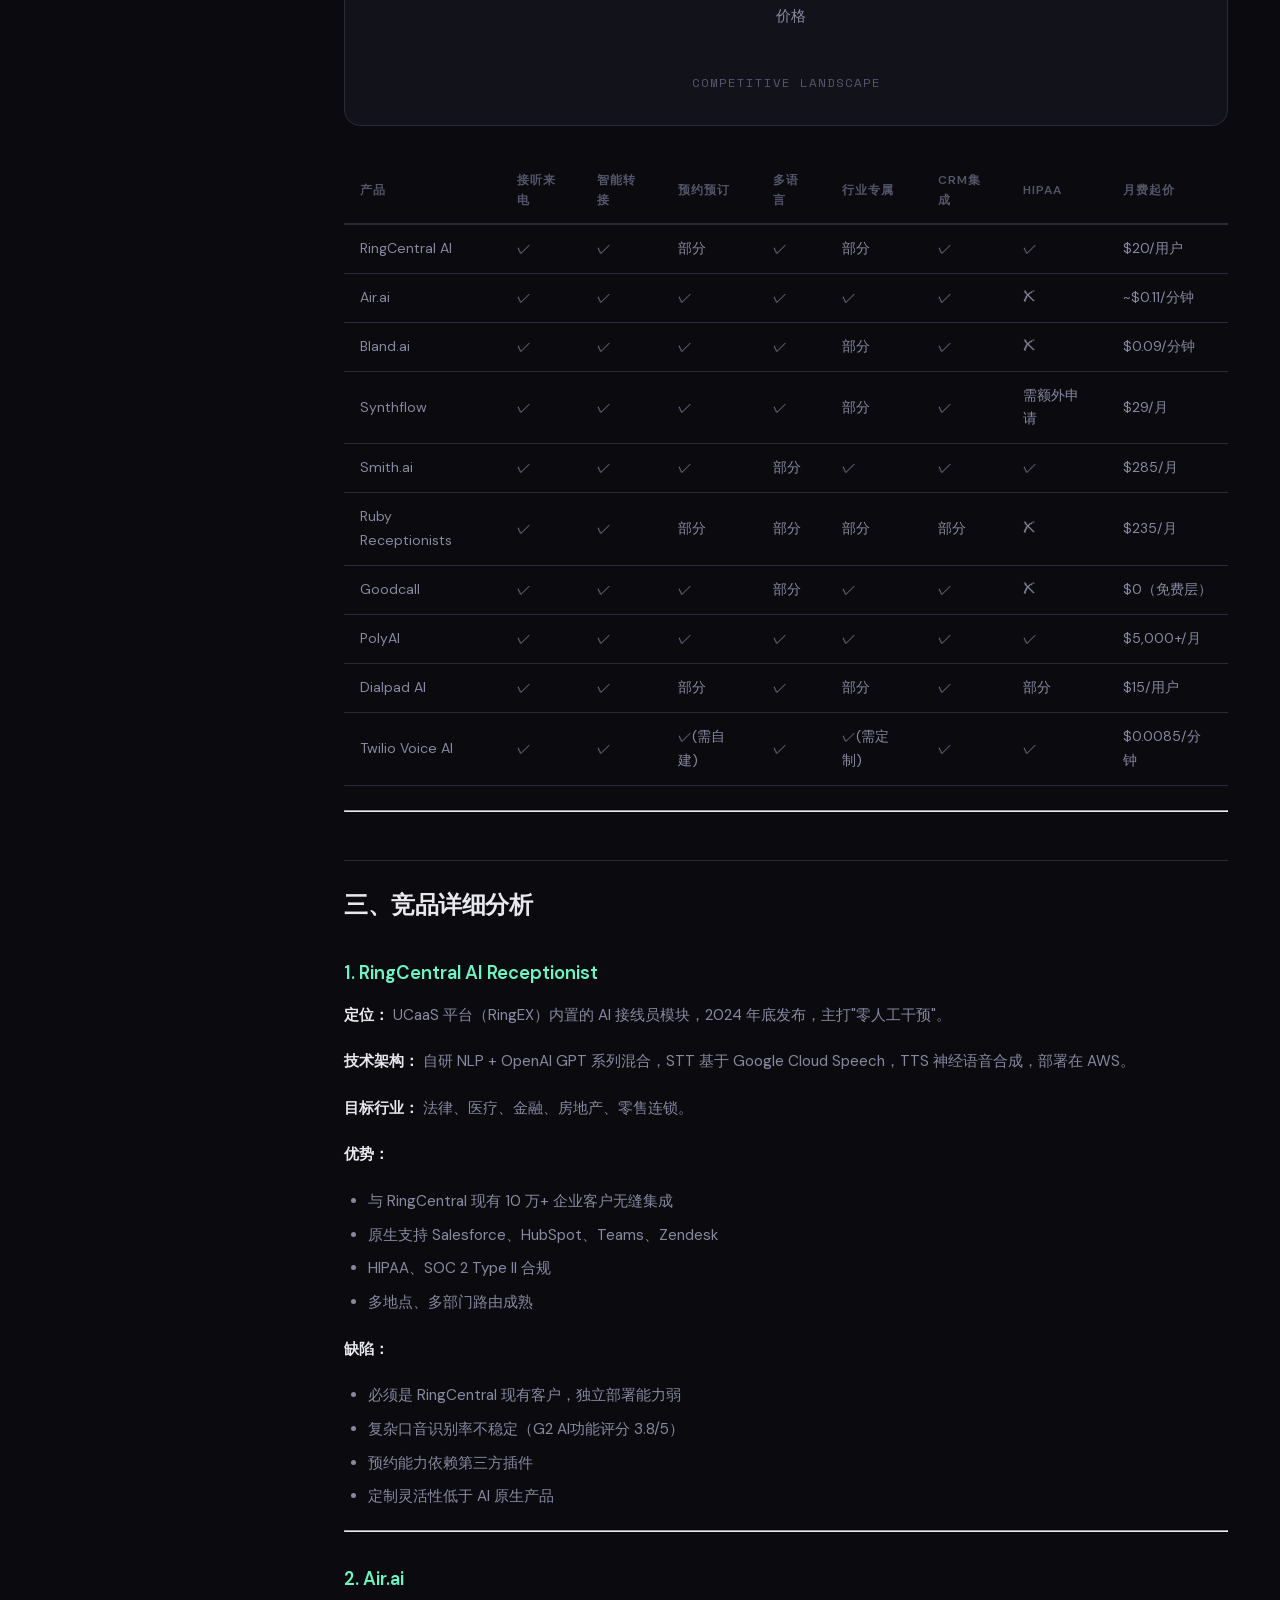
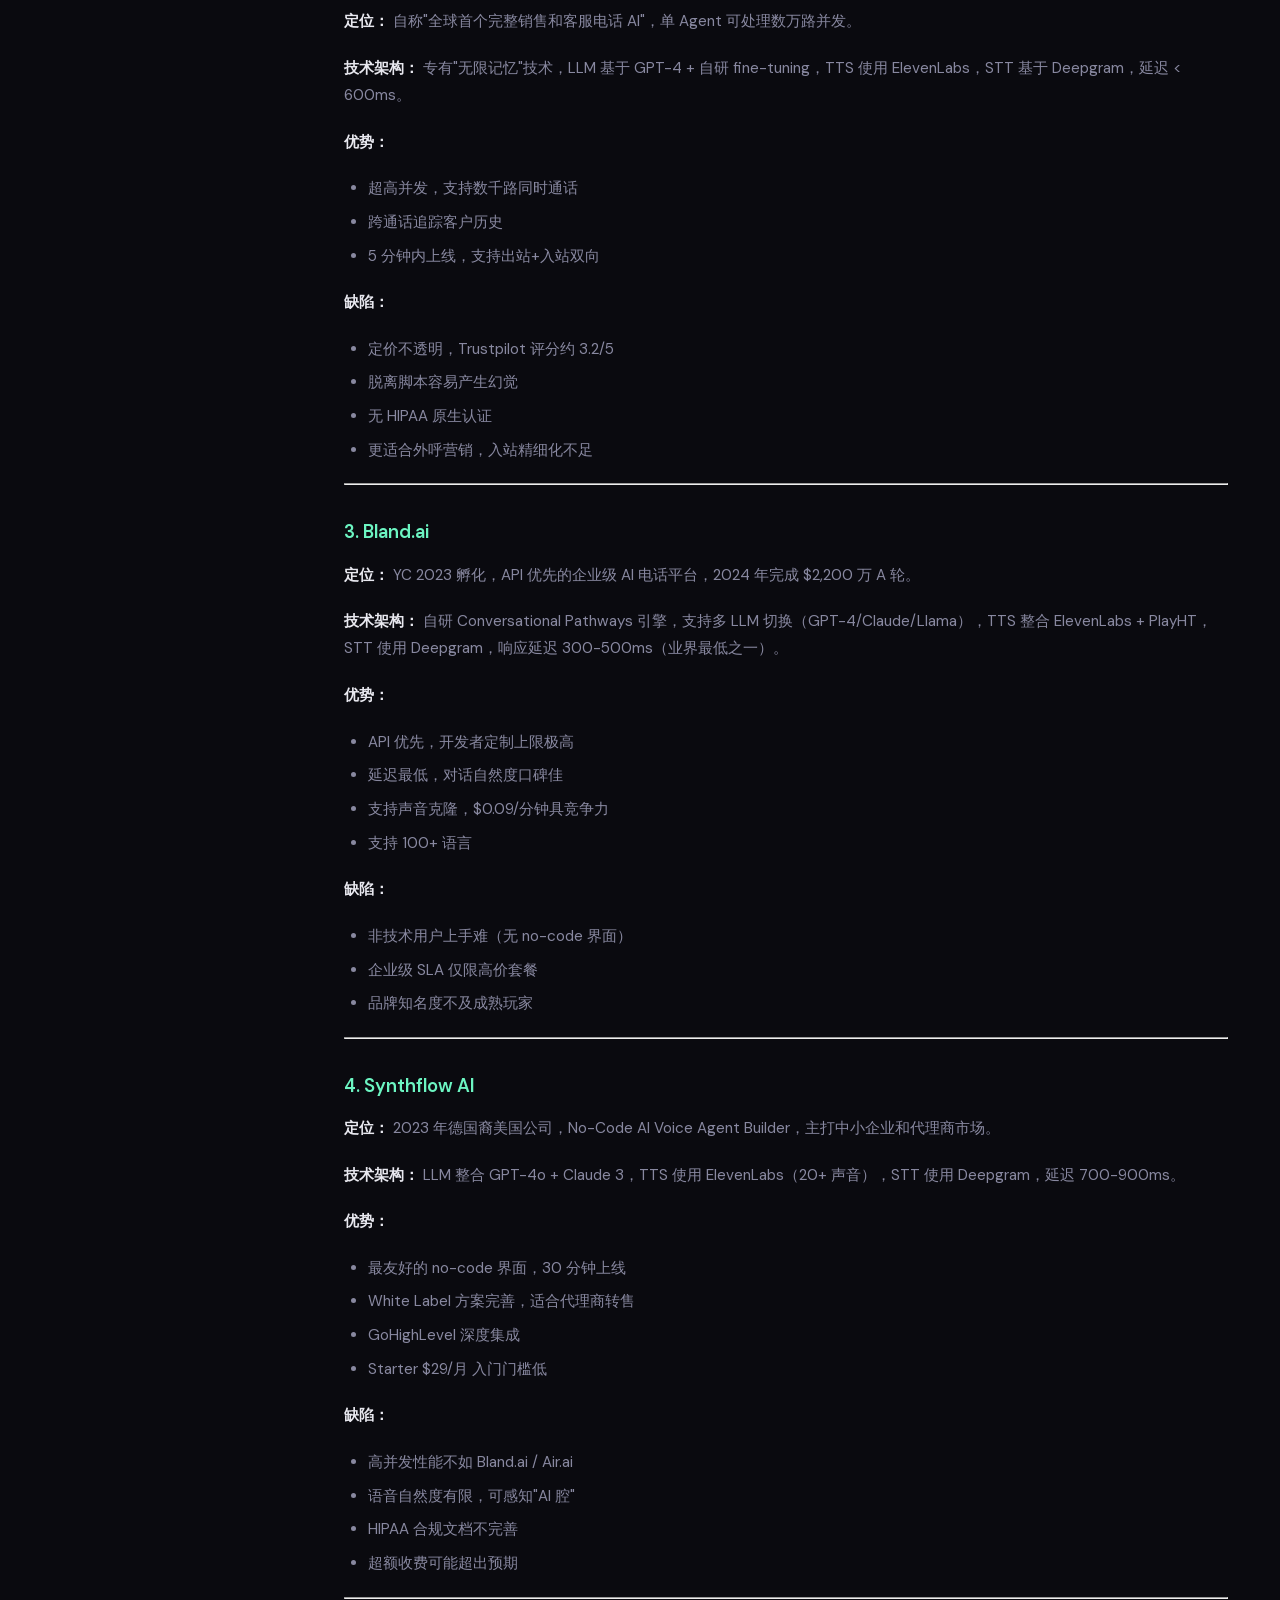
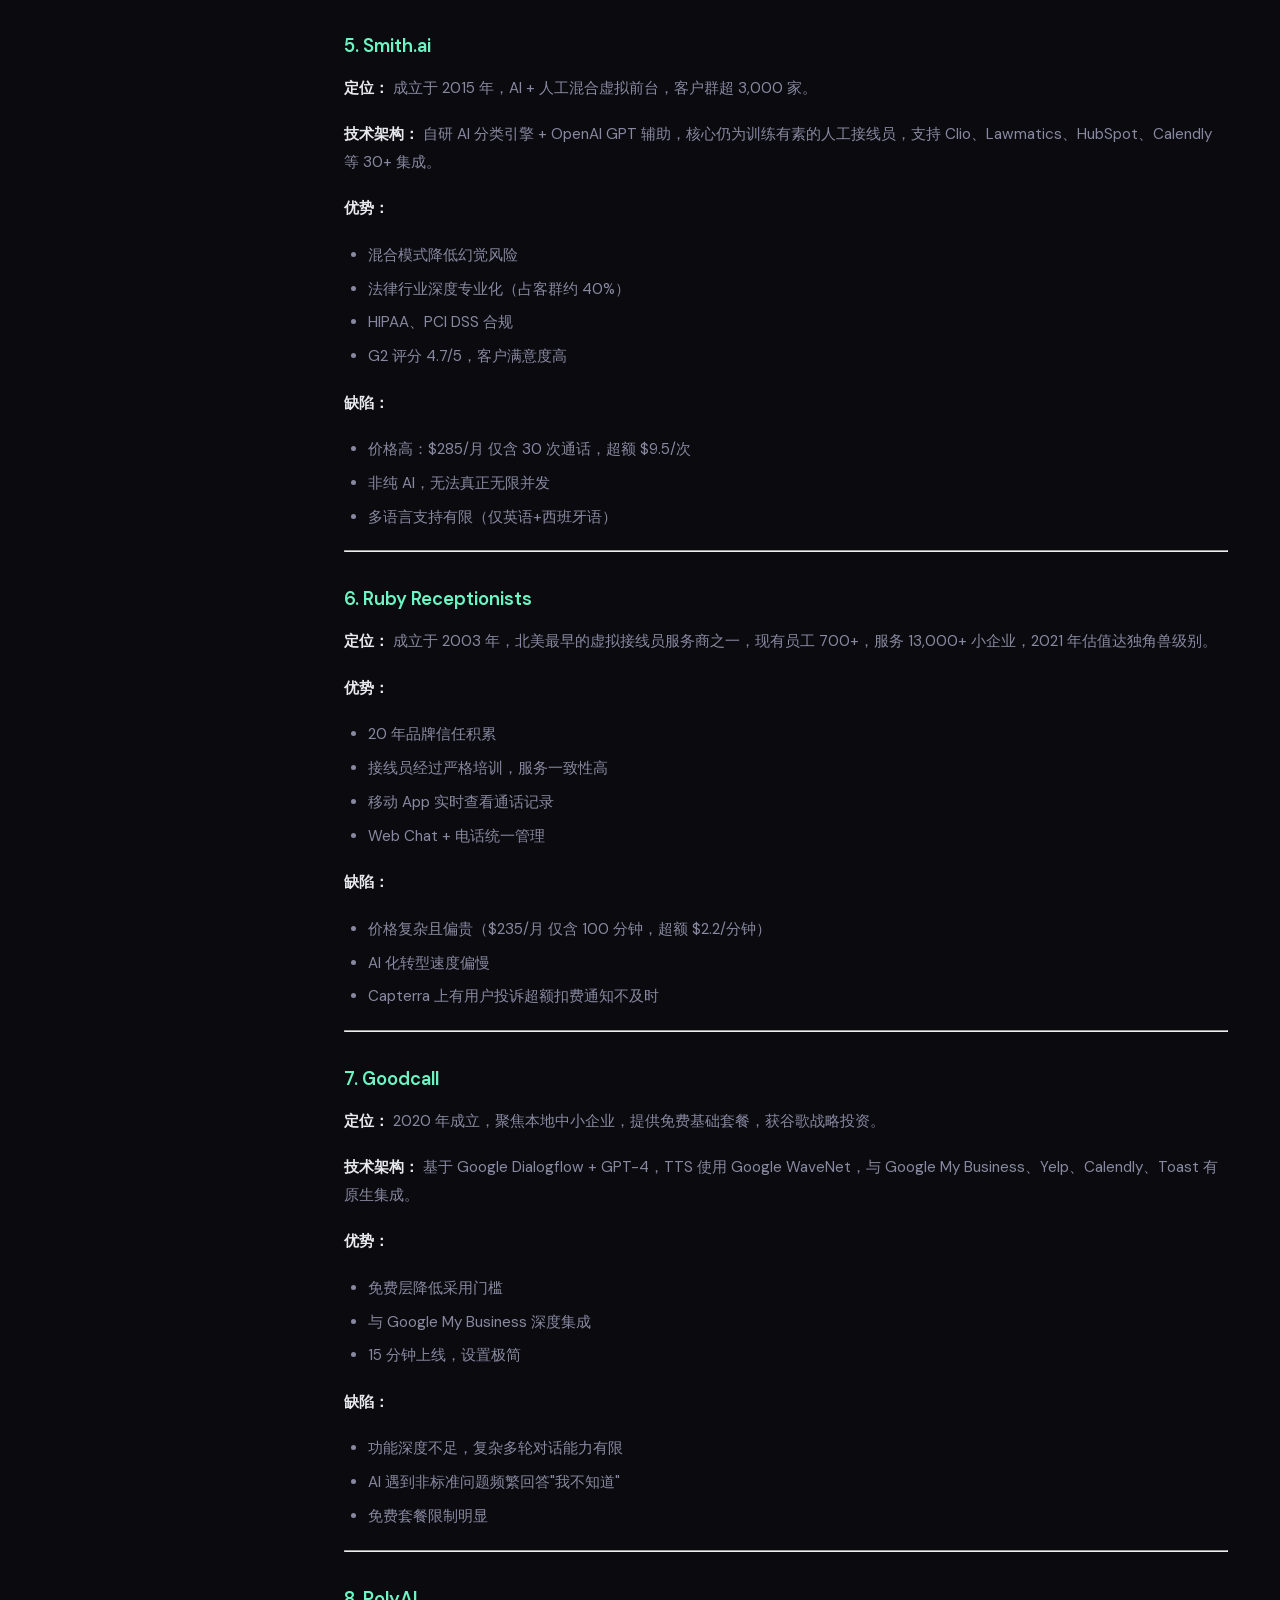
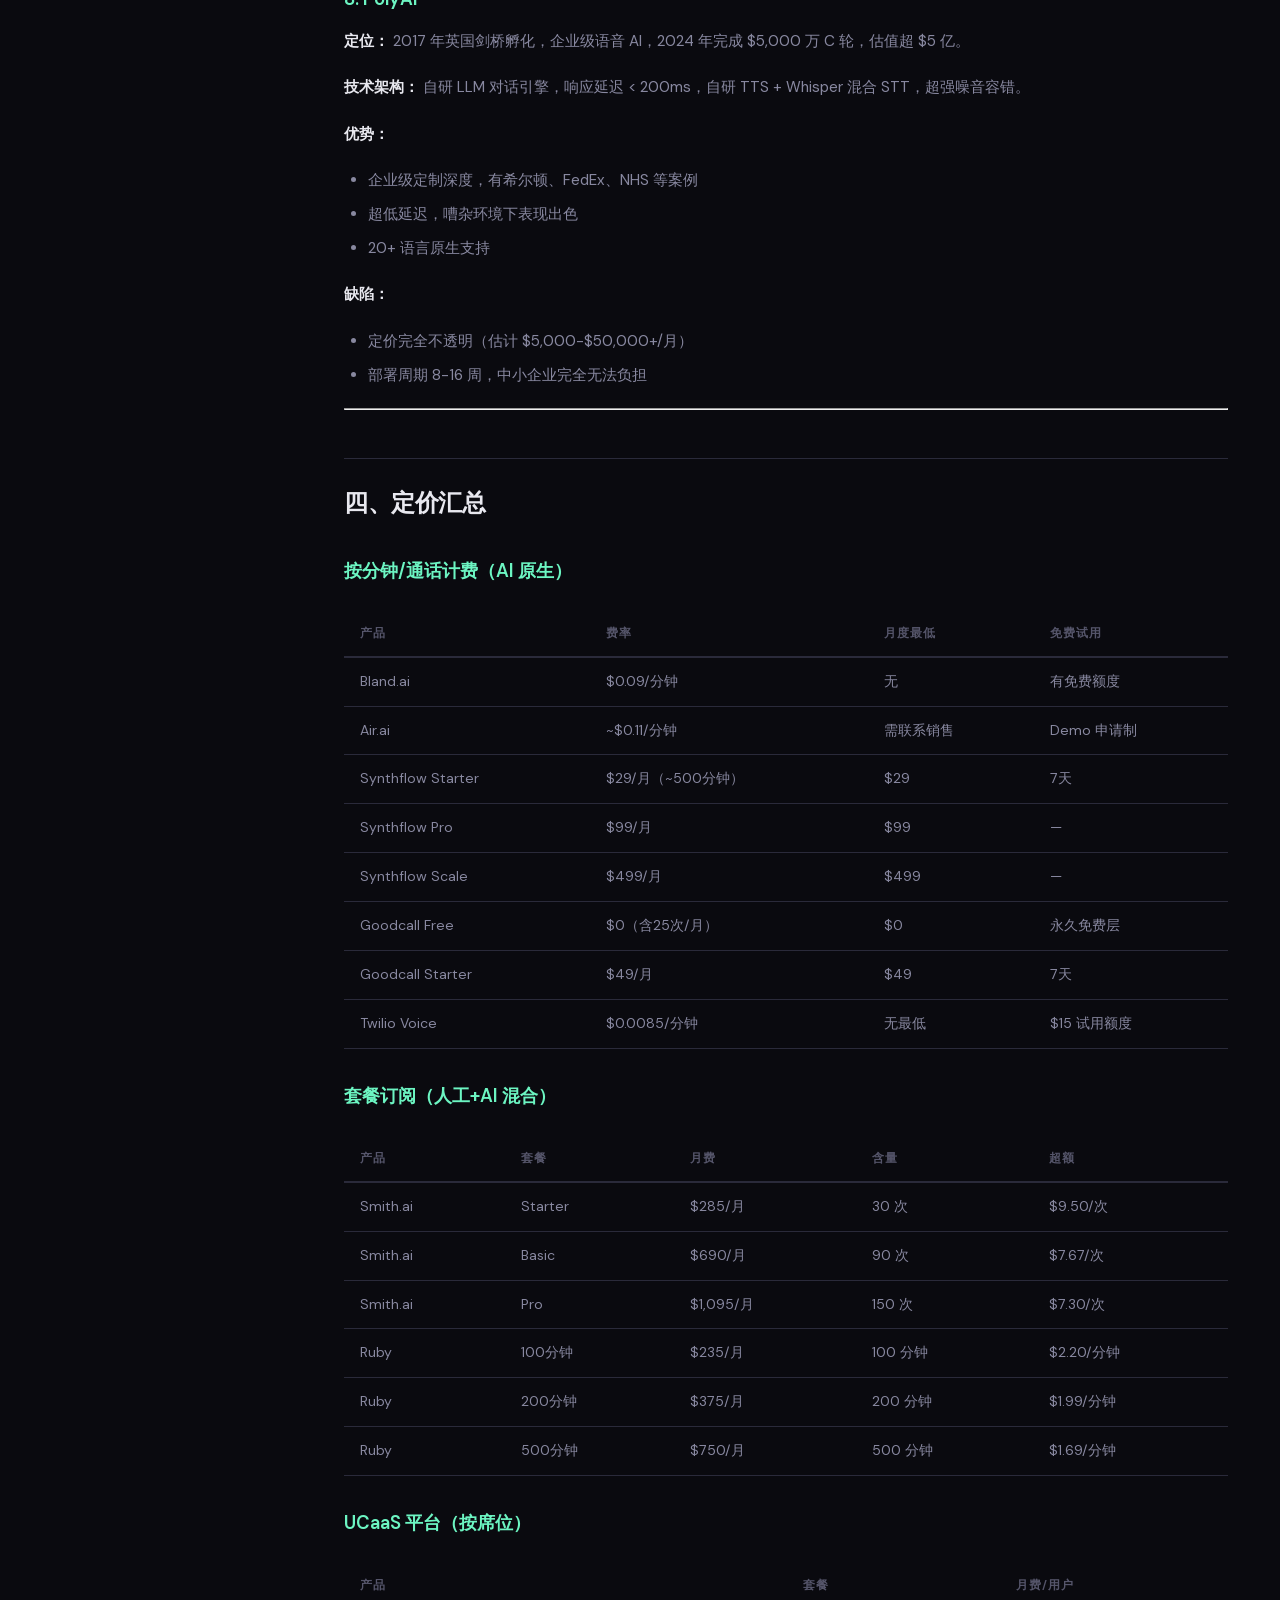
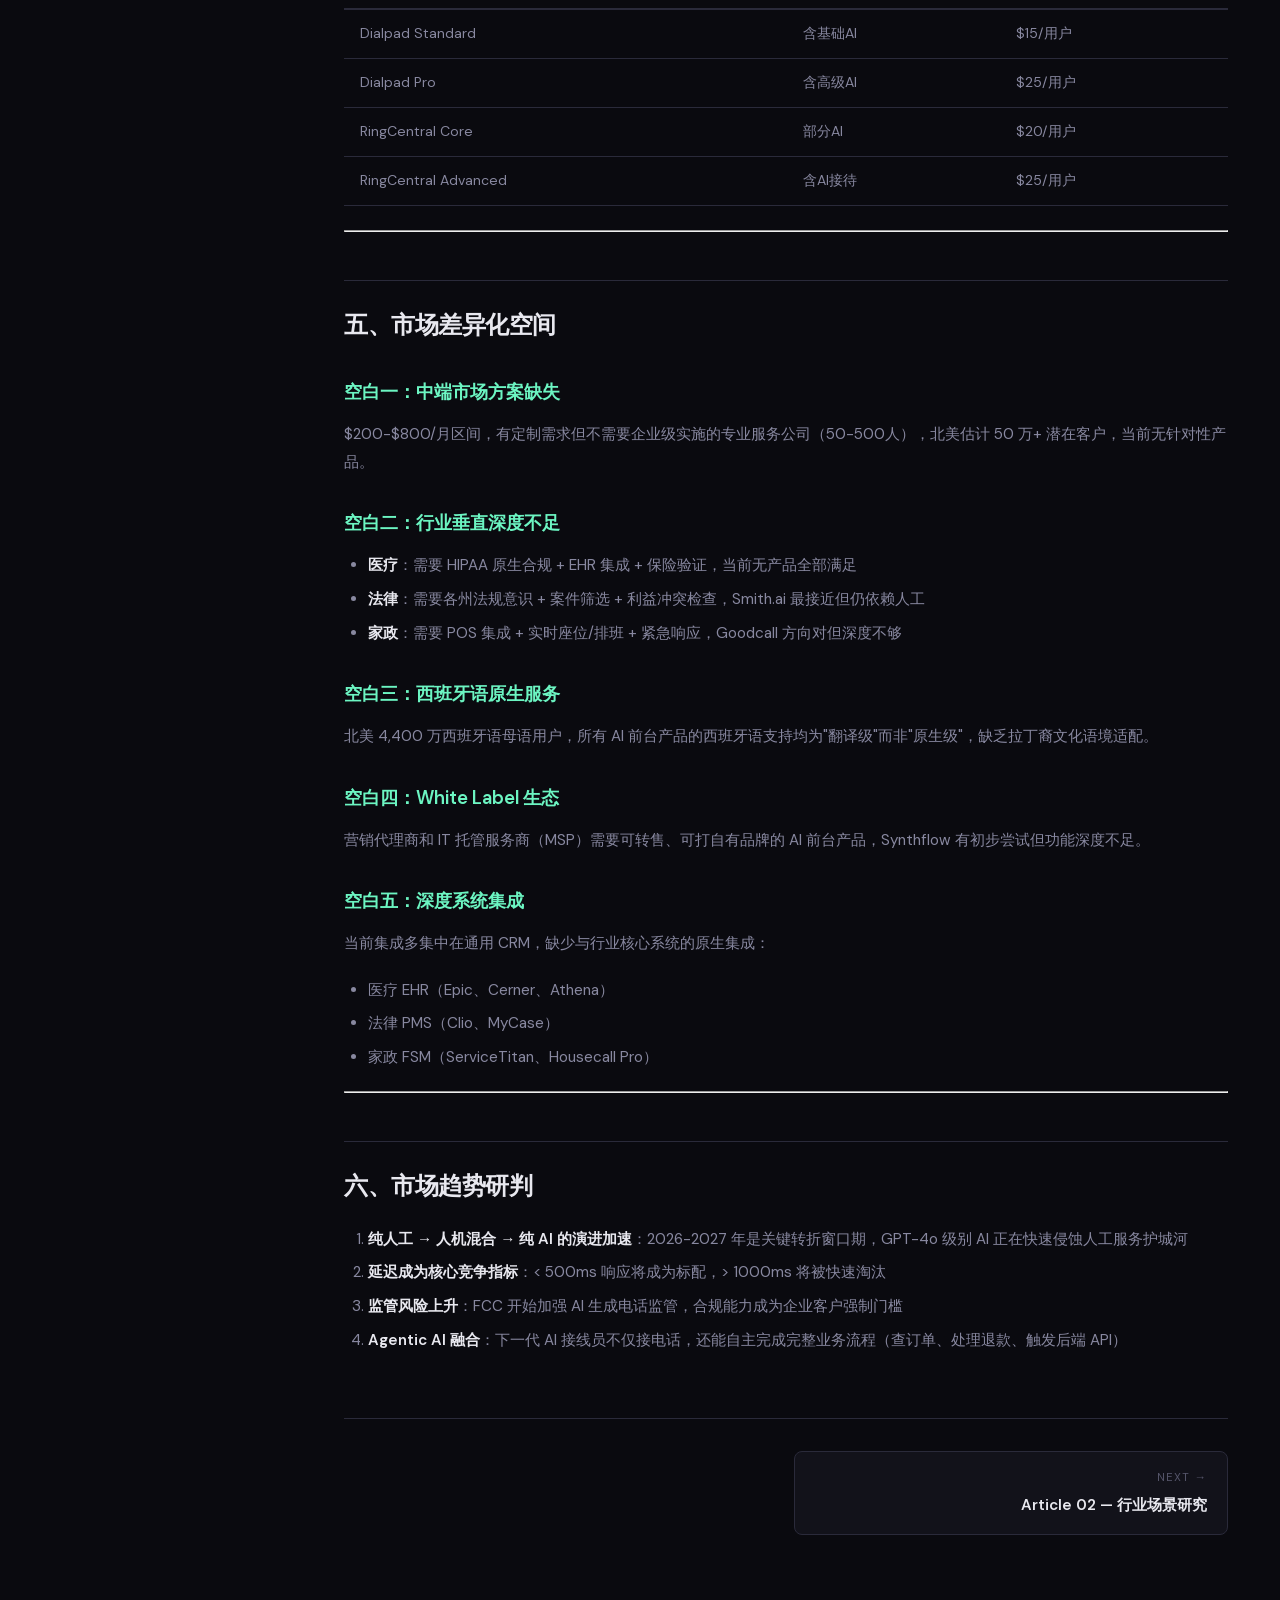
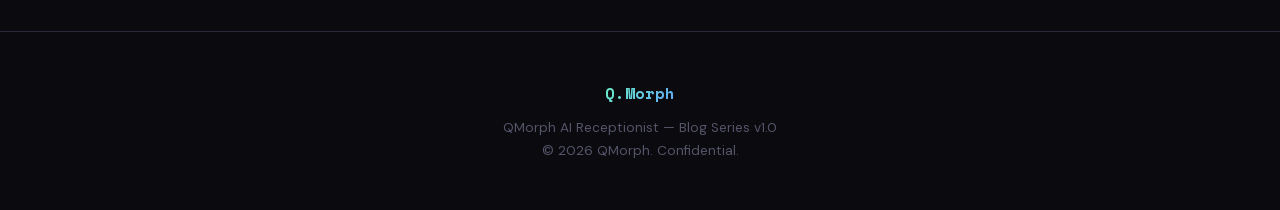
<file: blog.html>
<!DOCTYPE html>
<html lang="zh-CN">
<head>
  <meta charset="UTF-8">
  <meta name="viewport" content="width=device-width, initial-scale=1.0">
  <title>QMorph Blog</title>
  <link rel="stylesheet" href="styles.css">
  <link rel="stylesheet" href="blog.css">
</head>
<body>
<nav>
  <a href="index.html" class="logo" style="text-decoration:none;">Q.Morph</a>
  <div class="nav-links">
    <a href="index.html" data-i18n="nav_home">首页</a>
    <a href="demo.html" class="nav-cta" data-i18n="nav_demo">体验 Demo</a>
    <a href="blogs.html" class="nav-pill" style="color:var(--accent);" data-i18n="nav_blog">博客</a>
    <button id="lang-toggle" class="lang-btn" onclick="toggleLang()">EN</button>
  </div>
  <button class="hamburger" onclick="toggleMenu()" aria-label="Menu">
    <span></span><span></span><span></span>
  </button>
</nav>
<div class="mobile-overlay" id="mobile-overlay" onclick="closeMenu()">
  <div class="mobile-menu" onclick="event.stopPropagation()">
    <a href="index.html" data-i18n="nav_home">首页</a>
    <a href="demo.html" class="mobile-cta" data-i18n="nav_demo">体验 Demo</a>
    <a href="blogs.html" style="color:var(--accent);" data-i18n="nav_blog">博客</a>
    <button id="lang-toggle-m" class="lang-btn" onclick="toggleLang()" style="margin-top:0.5rem;">EN</button>
  </div>
</div>

<div class="wiki-page">
  <div class="wiki-layout">
    <aside class="wiki-sidebar">
      <div class="wiki-panel">
        <h4 id="wiki-article-num">ARTICLE</h4>
        <p id="wiki-article-note">加载中...</p>
      </div>
      <div class="wiki-panel">
        <h4>On This Page</h4>
        <div id="wiki-toc" class="wiki-toc">
          <span style="color:var(--text-muted);font-size:0.82rem;">生成目录中...</span>
        </div>
      </div>
    </aside>

    <main class="wiki-content">
      <div class="article-wrapper">
        <div class="article-meta">
          <a href="blogs.html" class="article-back">← 返回博客</a>
          <span class="article-num" id="article-number">ARTICLE</span>
          <span class="article-date" id="article-date">2026-03-24</span>
        </div>

        <h1 id="article-title">加载中...</h1>
        <p class="article-subtitle" id="article-subtitle">正在加载文章内容...</p>

        <div id="article-content" class="article-content">
          <div class="wiki-loading">正在渲染 Markdown 文档...</div>
        </div>

        <div id="article-nav" class="article-nav"></div>
      </div>
    </main>
  </div>
</div>

<footer>
  <div style="margin-bottom:0.5rem;">
    <a href="index.html" class="logo" style="font-family:var(--mono);font-weight:700;font-size:1rem;background:var(--gradient-1);-webkit-background-clip:text;-webkit-text-fill-color:transparent;text-decoration:none;">Q.Morph</a>
  </div>
  QMorph AI Receptionist — Blog Series v1.0<br>
  <span style="color:var(--text-muted);">© 2026 QMorph. Confidential.</span>
</footer>

<script src="blog-data.js"></script>
<script src="blog-content.js"></script>
<script src="app.js"></script>
<script>
  function slugify(text) {
    return text
      .toLowerCase()
      .replace(/<[^>]+>/g, "")
      .replace(/[^\w\u4e00-\u9fa5]+/g, "-")
      .replace(/^-+|-+$/g, "");
  }

  function injectDiagrams(container, diagrams) {
    if (!diagrams || !diagrams.length) return;
    diagrams.forEach((diagram) => {
      const headings = Array.from(container.querySelectorAll("h2, h3"));
      const target = headings.find((heading) =>
        heading.textContent.includes(diagram.afterHeadingIncludes)
      );
      if (target) {
        target.insertAdjacentHTML("afterend", diagram.html);
      }
    });
  }

  function buildToc(container) {
    const toc = document.getElementById("wiki-toc");
    const headings = Array.from(container.querySelectorAll("h2, h3"));
    toc.innerHTML = "";

    headings.forEach((heading) => {
      if (!heading.id) heading.id = slugify(heading.textContent);
      const link = document.createElement("a");
      link.href = `#${heading.id}`;
      link.textContent = heading.textContent;
      link.className = heading.tagName === "H3" ? "toc-h3" : "";
      toc.appendChild(link);
    });

    const observer = new IntersectionObserver((entries) => {
      entries.forEach((entry) => {
        const active = toc.querySelector(`a[href="#${entry.target.id}"]`);
        if (active && entry.isIntersecting) {
          toc.querySelectorAll("a").forEach((a) => a.classList.remove("active"));
          active.classList.add("active");
        }
      });
    }, { rootMargin: "-20% 0px -70% 0px", threshold: 0 });

    headings.forEach((heading) => observer.observe(heading));
  }

  function buildArticleNav(data) {
    const nav = document.getElementById("article-nav");
    const prev = data.prev
      ? `<a href="blog.html?id=${data.prev.id}"><div class="nav-label">← Previous</div><div class="nav-title">Article ${data.prev.id} — ${data.prev.title}</div></a>`
      : "<div></div>";
    const next = data.next
      ? `<a href="blog.html?id=${data.next.id}"><div class="nav-label">Next →</div><div class="nav-title">Article ${data.next.id} — ${data.next.title}</div></a>`
      : "<div></div>";
    nav.innerHTML = prev + next;
  }

  function renderBlog() {
    const params = new URLSearchParams(window.location.search);
    const id = params.get("id") || "01";
    const data = window.BLOGS[id];
    if (!data) {
      document.getElementById("article-title").textContent = "Article Not Found";
      document.getElementById("article-subtitle").textContent = "无法找到指定文章。";
      document.getElementById("article-content").innerHTML = '<div class="wiki-loading">请返回博客列表重新选择文章。</div>';
      return;
    }

    document.title = `${data.title} — QMorph Blog`;
    document.getElementById("article-number").textContent = data.articleNumber;
    document.getElementById("article-date").textContent = data.date;
    document.getElementById("article-title").textContent = data.title;
    document.getElementById("article-subtitle").textContent = data.subtitle;
    document.getElementById("wiki-article-num").textContent = data.articleNumber;
    document.getElementById("wiki-article-note").textContent = data.notes;
    buildArticleNav(data);

    try {
      const html = window.BLOG_CONTENT && window.BLOG_CONTENT[id];
      if (!html) throw new Error("Missing precompiled blog content");
      const container = document.getElementById("article-content");
      container.innerHTML = html;
      container.querySelectorAll("h2, h3").forEach((heading) => {
        heading.id = slugify(heading.textContent);
      });
      injectDiagrams(container, data.diagrams);
      buildToc(container);
    } catch (error) {
      document.getElementById("article-content").innerHTML =
        '<div class="wiki-loading">文章加载失败，请稍后重试。</div>';
    }
  }

  document.addEventListener("DOMContentLoaded", renderBlog);
</script>
</body>
</html>
</file>
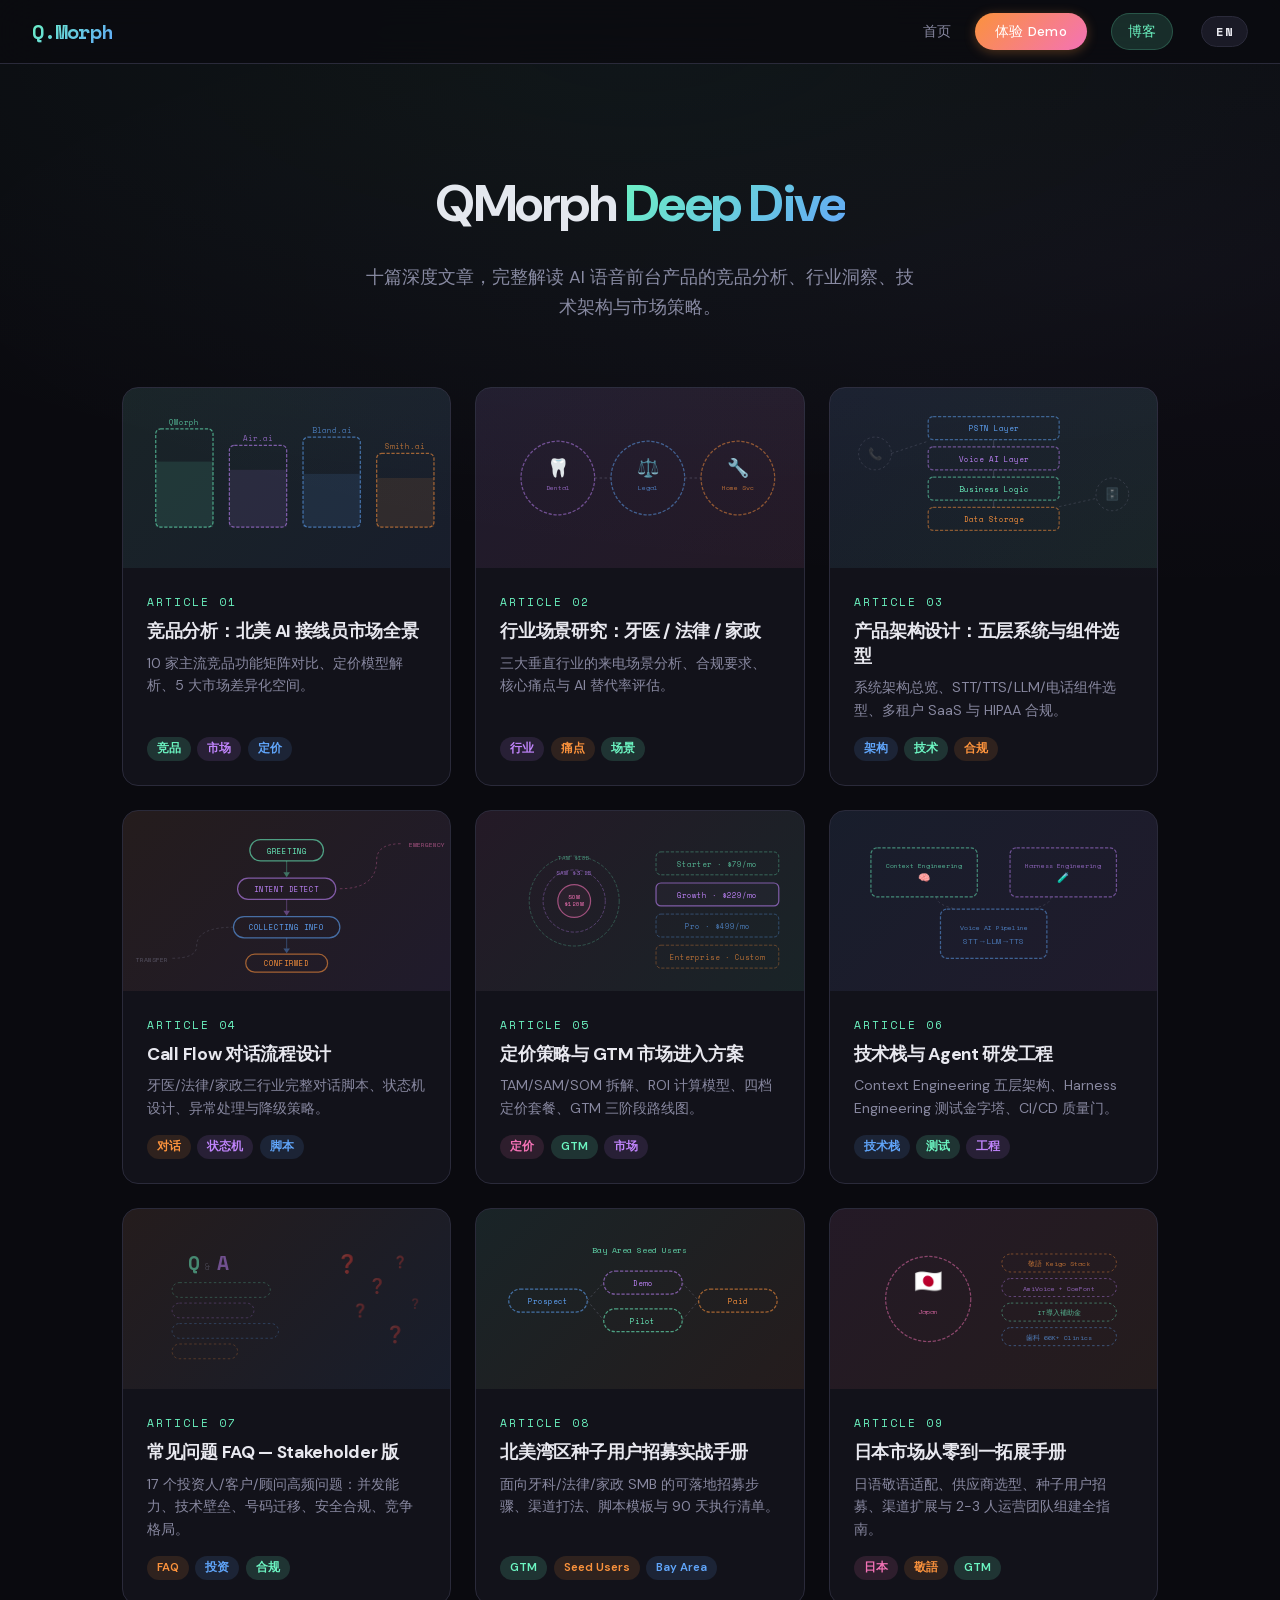
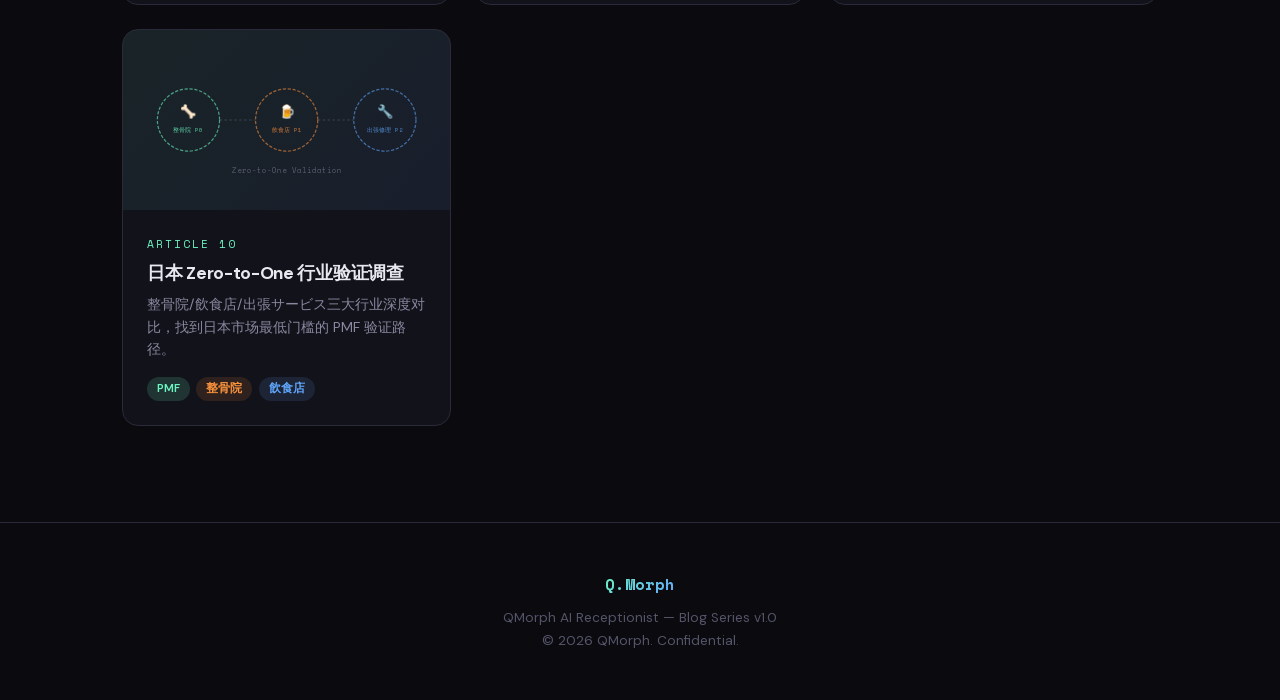
<file: blogs.html>
<!DOCTYPE html>
<html lang="zh-CN">
<head>
  <meta charset="UTF-8">
  <meta name="viewport" content="width=device-width, initial-scale=1.0">
  <title>QMorph Blog — 产品设计深度解读</title>
  <link rel="stylesheet" href="styles.css">
  <link rel="stylesheet" href="blog.css">
</head>
<body>

<nav>
  <a href="index.html" class="logo" style="text-decoration:none;">Q.Morph</a>
  <div class="nav-links">
    <a href="index.html" data-i18n="nav_home">首页</a>
    <a href="demo.html" class="nav-cta" data-i18n="nav_demo">体验 Demo</a>
    <a href="blogs.html" class="nav-pill" style="color:var(--accent);" data-i18n="nav_blog">博客</a>
    <button id="lang-toggle" class="lang-btn" onclick="toggleLang()">EN</button>
  </div>
  <button class="hamburger" onclick="toggleMenu()" aria-label="Menu">
    <span></span><span></span><span></span>
  </button>
</nav>
<div class="mobile-overlay" id="mobile-overlay" onclick="closeMenu()">
  <div class="mobile-menu" onclick="event.stopPropagation()">
    <a href="index.html" data-i18n="nav_home">首页</a>
    <a href="demo.html" class="mobile-cta" data-i18n="nav_demo">体验 Demo</a>
    <a href="blogs.html" style="color:var(--accent);" data-i18n="nav_blog">博客</a>
    <button id="lang-toggle-m" class="lang-btn" onclick="toggleLang()" style="margin-top:0.5rem;">EN</button>
  </div>
</div>

<div class="blog-hero">
  <h1 data-i18n-html="blog_hero_title">QMorph <span>Deep Dive</span></h1>
  <p data-i18n="blog_hero_desc">十篇深度文章，完整解读 AI 语音前台产品的竞品分析、行业洞察、技术架构与市场策略。</p>
</div>

<div class="blog-grid">

  <!-- 01 -->
  <a href="blog.html?id=01" class="blog-card">
    <div class="blog-card-cover" style="background:linear-gradient(135deg, rgba(108,245,194,0.08), rgba(96,165,250,0.08));">
      <svg viewBox="0 0 400 180" fill="none" xmlns="http://www.w3.org/2000/svg">
        <rect x="40" y="30" width="70" height="120" rx="6" stroke="#6cf5c2" stroke-width="1.5" stroke-dasharray="4 2" opacity="0.6"/>
        <rect x="40" y="70" width="70" height="80" rx="0" fill="rgba(108,245,194,0.1)"/>
        <rect x="130" y="50" width="70" height="100" rx="6" stroke="#c084fc" stroke-width="1.5" stroke-dasharray="4 2" opacity="0.6"/>
        <rect x="130" y="80" width="70" height="70" rx="0" fill="rgba(192,132,252,0.1)"/>
        <rect x="220" y="40" width="70" height="110" rx="6" stroke="#60a5fa" stroke-width="1.5" stroke-dasharray="4 2" opacity="0.6"/>
        <rect x="220" y="85" width="70" height="65" rx="0" fill="rgba(96,165,250,0.1)"/>
        <rect x="310" y="60" width="70" height="90" rx="6" stroke="#fb923c" stroke-width="1.5" stroke-dasharray="4 2" opacity="0.6"/>
        <rect x="310" y="90" width="70" height="60" rx="0" fill="rgba(251,146,60,0.1)"/>
        <text x="75" y="25" text-anchor="middle" fill="#6cf5c2" font-size="9" font-family="Space Mono" opacity="0.7">QMorph</text>
        <text x="165" y="45" text-anchor="middle" fill="#c084fc" font-size="9" font-family="Space Mono" opacity="0.7">Air.ai</text>
        <text x="255" y="35" text-anchor="middle" fill="#60a5fa" font-size="9" font-family="Space Mono" opacity="0.7">Bland.ai</text>
        <text x="345" y="55" text-anchor="middle" fill="#fb923c" font-size="9" font-family="Space Mono" opacity="0.7">Smith.ai</text>
      </svg>
    </div>
    <div class="blog-card-body">
      <div class="blog-card-num">Article 01</div>
      <h3 data-i18n="blog_01_title">竞品分析：北美 AI 接线员市场全景</h3>
      <p data-i18n="blog_01_desc">10 家主流竞品功能矩阵对比、定价模型解析、5 大市场差异化空间。</p>
      <div class="blog-card-tags">
        <span class="blog-tag">竞品</span>
        <span class="blog-tag purple">市场</span>
        <span class="blog-tag blue">定价</span>
      </div>
    </div>
  </a>

  <!-- 02 -->
  <a href="blog.html?id=02" class="blog-card">
    <div class="blog-card-cover" style="background:linear-gradient(135deg, rgba(192,132,252,0.08), rgba(244,114,182,0.08));">
      <svg viewBox="0 0 400 180" fill="none" xmlns="http://www.w3.org/2000/svg">
        <circle cx="100" cy="90" r="45" stroke="#c084fc" stroke-width="1.5" stroke-dasharray="4 2" opacity="0.5"/>
        <text x="100" y="85" text-anchor="middle" fill="#c084fc" font-size="22">🦷</text>
        <text x="100" y="105" text-anchor="middle" fill="#c084fc" font-size="8" font-family="Space Mono" opacity="0.7">Dental</text>
        <circle cx="210" cy="90" r="45" stroke="#60a5fa" stroke-width="1.5" stroke-dasharray="4 2" opacity="0.5"/>
        <text x="210" y="85" text-anchor="middle" fill="#60a5fa" font-size="22">⚖️</text>
        <text x="210" y="105" text-anchor="middle" fill="#60a5fa" font-size="8" font-family="Space Mono" opacity="0.7">Legal</text>
        <circle cx="320" cy="90" r="45" stroke="#fb923c" stroke-width="1.5" stroke-dasharray="4 2" opacity="0.5"/>
        <text x="320" y="85" text-anchor="middle" fill="#fb923c" font-size="22">🔧</text>
        <text x="320" y="105" text-anchor="middle" fill="#fb923c" font-size="8" font-family="Space Mono" opacity="0.7">Home Svc</text>
        <line x1="145" y1="90" x2="165" y2="90" stroke="#8888a0" stroke-width="1" stroke-dasharray="3 3" opacity="0.4"/>
        <line x1="255" y1="90" x2="275" y2="90" stroke="#8888a0" stroke-width="1" stroke-dasharray="3 3" opacity="0.4"/>
      </svg>
    </div>
    <div class="blog-card-body">
      <div class="blog-card-num">Article 02</div>
      <h3 data-i18n="blog_02_title">行业场景研究：牙医 / 法律 / 家政</h3>
      <p data-i18n="blog_02_desc">三大垂直行业的来电场景分析、合规要求、核心痛点与 AI 替代率评估。</p>
      <div class="blog-card-tags">
        <span class="blog-tag purple">行业</span>
        <span class="blog-tag orange">痛点</span>
        <span class="blog-tag">场景</span>
      </div>
    </div>
  </a>

  <!-- 03 -->
  <a href="blog.html?id=03" class="blog-card">
    <div class="blog-card-cover" style="background:linear-gradient(135deg, rgba(96,165,250,0.08), rgba(108,245,194,0.08));">
      <svg viewBox="0 0 400 180" fill="none" xmlns="http://www.w3.org/2000/svg">
        <rect x="120" y="15" width="160" height="28" rx="6" stroke="#60a5fa" stroke-width="1.5" stroke-dasharray="4 2" opacity="0.5"/>
        <text x="200" y="33" text-anchor="middle" fill="#60a5fa" font-size="9" font-family="Space Mono">PSTN Layer</text>
        <rect x="120" y="52" width="160" height="28" rx="6" stroke="#c084fc" stroke-width="1.5" stroke-dasharray="4 2" opacity="0.5"/>
        <text x="200" y="70" text-anchor="middle" fill="#c084fc" font-size="9" font-family="Space Mono">Voice AI Layer</text>
        <rect x="120" y="89" width="160" height="28" rx="6" stroke="#6cf5c2" stroke-width="1.5" stroke-dasharray="4 2" opacity="0.5"/>
        <text x="200" y="107" text-anchor="middle" fill="#6cf5c2" font-size="9" font-family="Space Mono">Business Logic</text>
        <rect x="120" y="126" width="160" height="28" rx="6" stroke="#fb923c" stroke-width="1.5" stroke-dasharray="4 2" opacity="0.5"/>
        <text x="200" y="144" text-anchor="middle" fill="#fb923c" font-size="9" font-family="Space Mono">Data Storage</text>
        <line x1="200" y1="43" x2="200" y2="52" stroke="#8888a0" stroke-width="1" opacity="0.4"/>
        <line x1="200" y1="80" x2="200" y2="89" stroke="#8888a0" stroke-width="1" opacity="0.4"/>
        <line x1="200" y1="117" x2="200" y2="126" stroke="#8888a0" stroke-width="1" opacity="0.4"/>
        <circle cx="55" cy="60" r="20" stroke="#8888a0" stroke-width="1" stroke-dasharray="3 3" opacity="0.3"/>
        <text x="55" y="65" text-anchor="middle" fill="#8888a0" font-size="14" opacity="0.5">📞</text>
        <circle cx="345" cy="110" r="20" stroke="#8888a0" stroke-width="1" stroke-dasharray="3 3" opacity="0.3"/>
        <text x="345" y="115" text-anchor="middle" fill="#8888a0" font-size="14" opacity="0.5">🗄️</text>
        <path d="M75 60 L120 45" stroke="#8888a0" stroke-width="1" stroke-dasharray="3 3" opacity="0.3"/>
        <path d="M280 125 L325 115" stroke="#8888a0" stroke-width="1" stroke-dasharray="3 3" opacity="0.3"/>
      </svg>
    </div>
    <div class="blog-card-body">
      <div class="blog-card-num">Article 03</div>
      <h3 data-i18n="blog_03_title">产品架构设计：五层系统与组件选型</h3>
      <p data-i18n="blog_03_desc">系统架构总览、STT/TTS/LLM/电话组件选型、多租户 SaaS 与 HIPAA 合规。</p>
      <div class="blog-card-tags">
        <span class="blog-tag blue">架构</span>
        <span class="blog-tag">技术</span>
        <span class="blog-tag orange">合规</span>
      </div>
    </div>
  </a>

  <!-- 04 -->
  <a href="blog.html?id=04" class="blog-card">
    <div class="blog-card-cover" style="background:linear-gradient(135deg, rgba(251,146,60,0.08), rgba(192,132,252,0.08));">
      <svg viewBox="0 0 400 180" fill="none" xmlns="http://www.w3.org/2000/svg">
        <rect x="155" y="15" width="90" height="26" rx="13" stroke="#6cf5c2" stroke-width="1.5" opacity="0.6"/>
        <text x="200" y="32" text-anchor="middle" fill="#6cf5c2" font-size="9" font-family="Space Mono">GREETING</text>
        <line x1="200" y1="41" x2="200" y2="55" stroke="#6cf5c2" stroke-width="1" opacity="0.4"/>
        <polygon points="196,55 204,55 200,61" fill="#6cf5c2" opacity="0.4"/>
        <rect x="140" y="62" width="120" height="26" rx="13" stroke="#c084fc" stroke-width="1.5" opacity="0.6"/>
        <text x="200" y="79" text-anchor="middle" fill="#c084fc" font-size="9" font-family="Space Mono">INTENT DETECT</text>
        <line x1="200" y1="88" x2="200" y2="102" stroke="#c084fc" stroke-width="1" opacity="0.4"/>
        <polygon points="196,102 204,102 200,108" fill="#c084fc" opacity="0.4"/>
        <rect x="135" y="109" width="130" height="26" rx="13" stroke="#60a5fa" stroke-width="1.5" opacity="0.6"/>
        <text x="200" y="126" text-anchor="middle" fill="#60a5fa" font-size="9" font-family="Space Mono">COLLECTING INFO</text>
        <line x1="200" y1="135" x2="200" y2="148" stroke="#60a5fa" stroke-width="1" opacity="0.4"/>
        <polygon points="196,148 204,148 200,154" fill="#60a5fa" opacity="0.4"/>
        <rect x="150" y="155" width="100" height="22" rx="11" stroke="#fb923c" stroke-width="1.5" opacity="0.6"/>
        <text x="200" y="170" text-anchor="middle" fill="#fb923c" font-size="9" font-family="Space Mono">CONFIRMED</text>
        <path d="M265 75 Q310 75 310 40 Q310 20 340 20" stroke="#f472b6" stroke-width="1" stroke-dasharray="3 3" opacity="0.4"/>
        <text x="350" y="24" fill="#f472b6" font-size="8" font-family="Space Mono" opacity="0.6">EMERGENCY</text>
        <path d="M135 122 Q90 122 90 145 Q90 160 60 160" stroke="#8888a0" stroke-width="1" stroke-dasharray="3 3" opacity="0.3"/>
        <text x="55" y="165" text-anchor="end" fill="#8888a0" font-size="8" font-family="Space Mono" opacity="0.5">TRANSFER</text>
      </svg>
    </div>
    <div class="blog-card-body">
      <div class="blog-card-num">Article 04</div>
      <h3 data-i18n="blog_04_title">Call Flow 对话流程设计</h3>
      <p data-i18n="blog_04_desc">牙医/法律/家政三行业完整对话脚本、状态机设计、异常处理与降级策略。</p>
      <div class="blog-card-tags">
        <span class="blog-tag orange">对话</span>
        <span class="blog-tag purple">状态机</span>
        <span class="blog-tag blue">脚本</span>
      </div>
    </div>
  </a>

  <!-- 05 -->
  <a href="blog.html?id=05" class="blog-card">
    <div class="blog-card-cover" style="background:linear-gradient(135deg, rgba(244,114,182,0.08), rgba(108,245,194,0.08));">
      <svg viewBox="0 0 400 180" fill="none" xmlns="http://www.w3.org/2000/svg">
        <circle cx="120" cy="90" r="55" stroke="#6cf5c2" stroke-width="1" stroke-dasharray="4 2" opacity="0.3"/>
        <circle cx="120" cy="90" r="38" stroke="#c084fc" stroke-width="1" stroke-dasharray="4 2" opacity="0.4"/>
        <circle cx="120" cy="90" r="20" stroke="#f472b6" stroke-width="1.5" opacity="0.6" fill="rgba(244,114,182,0.08)"/>
        <text x="120" y="87" text-anchor="middle" fill="#f472b6" font-size="7" font-family="Space Mono">SOM</text>
        <text x="120" y="96" text-anchor="middle" fill="#f472b6" font-size="7" font-family="Space Mono">$120M</text>
        <text x="120" y="58" text-anchor="middle" fill="#c084fc" font-size="7" font-family="Space Mono" opacity="0.7">SAM $3.2B</text>
        <text x="120" y="40" text-anchor="middle" fill="#6cf5c2" font-size="7" font-family="Space Mono" opacity="0.5">TAM $18B</text>
        <rect x="220" y="30" width="150" height="28" rx="6" stroke="#6cf5c2" stroke-width="1" stroke-dasharray="4 2" opacity="0.4"/>
        <text x="295" y="48" text-anchor="middle" fill="#6cf5c2" font-size="9" font-family="Space Mono" opacity="0.7">Starter · $79/mo</text>
        <rect x="220" y="68" width="150" height="28" rx="6" stroke="#c084fc" stroke-width="1.5" opacity="0.6" fill="rgba(192,132,252,0.05)"/>
        <text x="295" y="86" text-anchor="middle" fill="#c084fc" font-size="9" font-family="Space Mono">Growth · $229/mo</text>
        <rect x="220" y="106" width="150" height="28" rx="6" stroke="#60a5fa" stroke-width="1" stroke-dasharray="4 2" opacity="0.4"/>
        <text x="295" y="124" text-anchor="middle" fill="#60a5fa" font-size="9" font-family="Space Mono" opacity="0.7">Pro · $499/mo</text>
        <rect x="220" y="144" width="150" height="28" rx="6" stroke="#fb923c" stroke-width="1" stroke-dasharray="4 2" opacity="0.4"/>
        <text x="295" y="162" text-anchor="middle" fill="#fb923c" font-size="9" font-family="Space Mono" opacity="0.7">Enterprise · Custom</text>
      </svg>
    </div>
    <div class="blog-card-body">
      <div class="blog-card-num">Article 05</div>
      <h3 data-i18n="blog_05_title">定价策略与 GTM 市场进入方案</h3>
      <p data-i18n="blog_05_desc">TAM/SAM/SOM 拆解、ROI 计算模型、四档定价套餐、GTM 三阶段路线图。</p>
      <div class="blog-card-tags">
        <span class="blog-tag pink">定价</span>
        <span class="blog-tag">GTM</span>
        <span class="blog-tag purple">市场</span>
      </div>
    </div>
  </a>

  <!-- 06 -->
  <a href="blog.html?id=06" class="blog-card">
    <div class="blog-card-cover" style="background:linear-gradient(135deg, rgba(96,165,250,0.08), rgba(192,132,252,0.08));">
      <svg viewBox="0 0 400 180" fill="none" xmlns="http://www.w3.org/2000/svg">
        <rect x="50" y="25" width="130" height="60" rx="8" stroke="#6cf5c2" stroke-width="1.5" stroke-dasharray="4 2" opacity="0.5"/>
        <text x="115" y="50" text-anchor="middle" fill="#6cf5c2" font-size="8" font-family="Space Mono" opacity="0.7">Context Engineering</text>
        <text x="115" y="65" text-anchor="middle" fill="#6cf5c2" font-size="12">🧠</text>
        <rect x="220" y="25" width="130" height="60" rx="8" stroke="#c084fc" stroke-width="1.5" stroke-dasharray="4 2" opacity="0.5"/>
        <text x="285" y="50" text-anchor="middle" fill="#c084fc" font-size="8" font-family="Space Mono" opacity="0.7">Harness Engineering</text>
        <text x="285" y="65" text-anchor="middle" fill="#c084fc" font-size="12">🧪</text>
        <rect x="135" y="100" width="130" height="60" rx="8" stroke="#60a5fa" stroke-width="1.5" stroke-dasharray="4 2" opacity="0.5"/>
        <text x="200" y="125" text-anchor="middle" fill="#60a5fa" font-size="8" font-family="Space Mono" opacity="0.7">Voice AI Pipeline</text>
        <text x="200" y="143" text-anchor="middle" fill="#60a5fa" font-size="10" font-family="Space Mono" opacity="0.6">STT→LLM→TTS</text>
        <path d="M130 85 Q130 95 155 100" stroke="#8888a0" stroke-width="1" stroke-dasharray="3 3" opacity="0.3"/>
        <path d="M270 85 Q270 95 245 100" stroke="#8888a0" stroke-width="1" stroke-dasharray="3 3" opacity="0.3"/>
      </svg>
    </div>
    <div class="blog-card-body">
      <div class="blog-card-num">Article 06</div>
      <h3 data-i18n="blog_06_title">技术栈与 Agent 研发工程</h3>
      <p data-i18n="blog_06_desc">Context Engineering 五层架构、Harness Engineering 测试金字塔、CI/CD 质量门。</p>
      <div class="blog-card-tags">
        <span class="blog-tag blue">技术栈</span>
        <span class="blog-tag">测试</span>
        <span class="blog-tag purple">工程</span>
      </div>
    </div>
  </a>

  <!-- 07 -->
  <a href="blog.html?id=07" class="blog-card">
    <div class="blog-card-cover" style="background:linear-gradient(135deg, rgba(251,146,60,0.08), rgba(96,165,250,0.08));">
      <svg viewBox="0 0 400 180" fill="none" xmlns="http://www.w3.org/2000/svg">
        <text x="80" y="55" fill="#6cf5c2" font-size="24" font-family="Space Mono" font-weight="700" opacity="0.5">Q</text>
        <text x="100" y="55" fill="#8888a0" font-size="12" font-family="Space Mono" opacity="0.3">&amp;</text>
        <text x="115" y="55" fill="#c084fc" font-size="24" font-family="Space Mono" font-weight="700" opacity="0.5">A</text>
        <rect x="60" y="70" width="120" height="18" rx="9" stroke="#6cf5c2" stroke-width="1" stroke-dasharray="3 3" opacity="0.3"/>
        <rect x="60" y="95" width="100" height="18" rx="9" stroke="#c084fc" stroke-width="1" stroke-dasharray="3 3" opacity="0.3"/>
        <rect x="60" y="120" width="130" height="18" rx="9" stroke="#60a5fa" stroke-width="1" stroke-dasharray="3 3" opacity="0.3"/>
        <rect x="60" y="145" width="80" height="18" rx="9" stroke="#fb923c" stroke-width="1" stroke-dasharray="3 3" opacity="0.3"/>
        <text x="260" y="55" fill="#fb923c" font-size="22" opacity="0.4">❓</text>
        <text x="300" y="80" fill="#60a5fa" font-size="18" opacity="0.3">❓</text>
        <text x="330" y="50" fill="#f472b6" font-size="14" opacity="0.3">❓</text>
        <text x="280" y="110" fill="#6cf5c2" font-size="16" opacity="0.3">❓</text>
        <text x="320" y="140" fill="#c084fc" font-size="20" opacity="0.3">❓</text>
        <text x="350" y="100" fill="#8888a0" font-size="12" opacity="0.2">❓</text>
      </svg>
    </div>
    <div class="blog-card-body">
      <div class="blog-card-num">Article 07</div>
      <h3 data-i18n="blog_07_title">常见问题 FAQ — Stakeholder 版</h3>
      <p data-i18n="blog_07_desc">16 个投资人/客户/顾问高频问题：技术壁垒、号码迁移、安全合规、竞争格局。</p>
      <div class="blog-card-tags">
        <span class="blog-tag orange">FAQ</span>
        <span class="blog-tag blue">投资</span>
        <span class="blog-tag">合规</span>
      </div>
    </div>
  </a>

  <!-- 08 -->
  <a href="blog.html?id=08" class="blog-card">
    <div class="blog-card-cover" style="background:linear-gradient(135deg, rgba(108,245,194,0.08), rgba(251,146,60,0.08));">
      <svg viewBox="0 0 400 180" fill="none" xmlns="http://www.w3.org/2000/svg">
        <rect x="40" y="78" width="96" height="28" rx="14" stroke="#60a5fa" stroke-width="1.5" stroke-dasharray="4 2" opacity="0.6"/>
        <text x="88" y="96" text-anchor="middle" fill="#60a5fa" font-size="9" font-family="Space Mono">Prospect</text>
        <rect x="156" y="56" width="96" height="28" rx="14" stroke="#c084fc" stroke-width="1.5" stroke-dasharray="4 2" opacity="0.6"/>
        <text x="204" y="74" text-anchor="middle" fill="#c084fc" font-size="9" font-family="Space Mono">Demo</text>
        <rect x="156" y="102" width="96" height="28" rx="14" stroke="#6cf5c2" stroke-width="1.5" stroke-dasharray="4 2" opacity="0.6"/>
        <text x="204" y="120" text-anchor="middle" fill="#6cf5c2" font-size="9" font-family="Space Mono">Pilot</text>
        <rect x="272" y="78" width="96" height="28" rx="14" stroke="#fb923c" stroke-width="1.5" stroke-dasharray="4 2" opacity="0.6"/>
        <text x="320" y="96" text-anchor="middle" fill="#fb923c" font-size="9" font-family="Space Mono">Paid</text>
        <line x1="136" y1="92" x2="156" y2="70" stroke="#8888a0" stroke-width="1" stroke-dasharray="3 3" opacity="0.4"/>
        <line x1="136" y1="92" x2="156" y2="116" stroke="#8888a0" stroke-width="1" stroke-dasharray="3 3" opacity="0.4"/>
        <line x1="252" y1="70" x2="272" y2="92" stroke="#8888a0" stroke-width="1" stroke-dasharray="3 3" opacity="0.4"/>
        <line x1="252" y1="116" x2="272" y2="92" stroke="#8888a0" stroke-width="1" stroke-dasharray="3 3" opacity="0.4"/>
        <text x="200" y="34" text-anchor="middle" fill="#6cf5c2" font-size="10" font-family="Space Mono" opacity="0.8">Bay Area Seed Users</text>
      </svg>
    </div>
    <div class="blog-card-body">
      <div class="blog-card-num">Article 08</div>
      <h3 data-i18n="blog_08_title">北美湾区种子用户招募实战手册</h3>
      <p data-i18n="blog_08_desc">面向牙科/法律/家政 SMB 的可落地招募步骤、渠道打法、脚本模板与 90 天执行清单。</p>
      <div class="blog-card-tags">
        <span class="blog-tag">GTM</span>
        <span class="blog-tag orange">Seed Users</span>
        <span class="blog-tag blue">Bay Area</span>
      </div>
    </div>
  </a>

  <!-- 09 -->
  <a href="blog.html?id=09" class="blog-card">
    <div class="blog-card-cover" style="background:linear-gradient(135deg, rgba(244,114,182,0.08), rgba(251,146,60,0.08));">
      <svg viewBox="0 0 400 180" fill="none" xmlns="http://www.w3.org/2000/svg">
        <circle cx="120" cy="90" r="52" stroke="#f472b6" stroke-width="1.5" stroke-dasharray="4 2" opacity="0.5"/>
        <text x="120" y="78" text-anchor="middle" fill="#f472b6" font-size="28">🇯🇵</text>
        <text x="120" y="108" text-anchor="middle" fill="#f472b6" font-size="8" font-family="Space Mono" opacity="0.8">Japan</text>
        <rect x="210" y="35" width="140" height="22" rx="11" stroke="#fb923c" stroke-width="1" stroke-dasharray="3 3" opacity="0.5"/>
        <text x="280" y="50" text-anchor="middle" fill="#fb923c" font-size="8" font-family="Space Mono" opacity="0.7">敬語 Keigo Stack</text>
        <rect x="210" y="65" width="140" height="22" rx="11" stroke="#c084fc" stroke-width="1" stroke-dasharray="3 3" opacity="0.5"/>
        <text x="280" y="80" text-anchor="middle" fill="#c084fc" font-size="8" font-family="Space Mono" opacity="0.7">AmiVoice + CoeFont</text>
        <rect x="210" y="95" width="140" height="22" rx="11" stroke="#6cf5c2" stroke-width="1" stroke-dasharray="3 3" opacity="0.5"/>
        <text x="280" y="110" text-anchor="middle" fill="#6cf5c2" font-size="8" font-family="Space Mono" opacity="0.7">IT導入補助金</text>
        <rect x="210" y="125" width="140" height="22" rx="11" stroke="#60a5fa" stroke-width="1" stroke-dasharray="3 3" opacity="0.5"/>
        <text x="280" y="140" text-anchor="middle" fill="#60a5fa" font-size="8" font-family="Space Mono" opacity="0.7">歯科 66K+ Clinics</text>
      </svg>
    </div>
    <div class="blog-card-body">
      <div class="blog-card-num">Article 09</div>
      <h3 data-i18n="blog_09_title">日本市场从零到一拓展手册</h3>
      <p data-i18n="blog_09_desc">日语敬语适配、供应商选型、种子用户招募、渠道扩展与 2-3 人运营团队组建全指南。</p>
      <div class="blog-card-tags">
        <span class="blog-tag pink">日本</span>
        <span class="blog-tag orange">敬語</span>
        <span class="blog-tag">GTM</span>
      </div>
    </div>
  </a>

  <!-- 10 -->
  <a href="blog.html?id=10" class="blog-card">
    <div class="blog-card-cover" style="background:linear-gradient(135deg, rgba(108,245,194,0.08), rgba(96,165,250,0.08));">
      <svg viewBox="0 0 400 180" fill="none" xmlns="http://www.w3.org/2000/svg">
        <circle cx="80" cy="90" r="38" stroke="#6cf5c2" stroke-width="1.5" stroke-dasharray="4 2" opacity="0.6"/>
        <text x="80" y="85" text-anchor="middle" fill="#6cf5c2" font-size="16">🦴</text>
        <text x="80" y="105" text-anchor="middle" fill="#6cf5c2" font-size="7" font-family="Space Mono" opacity="0.8">整骨院 P0</text>
        <circle cx="200" cy="90" r="38" stroke="#fb923c" stroke-width="1.5" stroke-dasharray="4 2" opacity="0.6"/>
        <text x="200" y="85" text-anchor="middle" fill="#fb923c" font-size="16">🍺</text>
        <text x="200" y="105" text-anchor="middle" fill="#fb923c" font-size="7" font-family="Space Mono" opacity="0.8">飲食店 P1</text>
        <circle cx="320" cy="90" r="38" stroke="#60a5fa" stroke-width="1.5" stroke-dasharray="4 2" opacity="0.6"/>
        <text x="320" y="85" text-anchor="middle" fill="#60a5fa" font-size="16">🔧</text>
        <text x="320" y="105" text-anchor="middle" fill="#60a5fa" font-size="7" font-family="Space Mono" opacity="0.8">出張修理 P2</text>
        <line x1="118" y1="90" x2="162" y2="90" stroke="#8888a0" stroke-width="1" stroke-dasharray="3 3" opacity="0.4"/>
        <line x1="238" y1="90" x2="282" y2="90" stroke="#8888a0" stroke-width="1" stroke-dasharray="3 3" opacity="0.4"/>
        <text x="200" y="155" text-anchor="middle" fill="#8888a0" font-size="9" font-family="Space Mono" opacity="0.6">Zero-to-One Validation</text>
      </svg>
    </div>
    <div class="blog-card-body">
      <div class="blog-card-num">Article 10</div>
      <h3 data-i18n="blog_10_title">日本 Zero-to-One 行业验证调查</h3>
      <p data-i18n="blog_10_desc">整骨院/飲食店/出張サービス三大行业深度对比，找到日本市场最低门槛的 PMF 验证路径。</p>
      <div class="blog-card-tags">
        <span class="blog-tag">PMF</span>
        <span class="blog-tag orange">整骨院</span>
        <span class="blog-tag blue">飲食店</span>
      </div>
    </div>
  </a>

</div>

<footer>
  <div style="margin-bottom:0.5rem;">
    <a href="index.html" class="logo" style="font-family:var(--mono);font-weight:700;font-size:1rem;background:var(--gradient-1);-webkit-background-clip:text;-webkit-text-fill-color:transparent;text-decoration:none;">Q.Morph</a>
  </div>
  QMorph AI Receptionist — Blog Series v1.0<br>
  <span style="color:var(--text-muted);">© 2026 QMorph. Confidential.</span>
</footer>

<script src="app.js"></script>
</body>
</html>
</file>
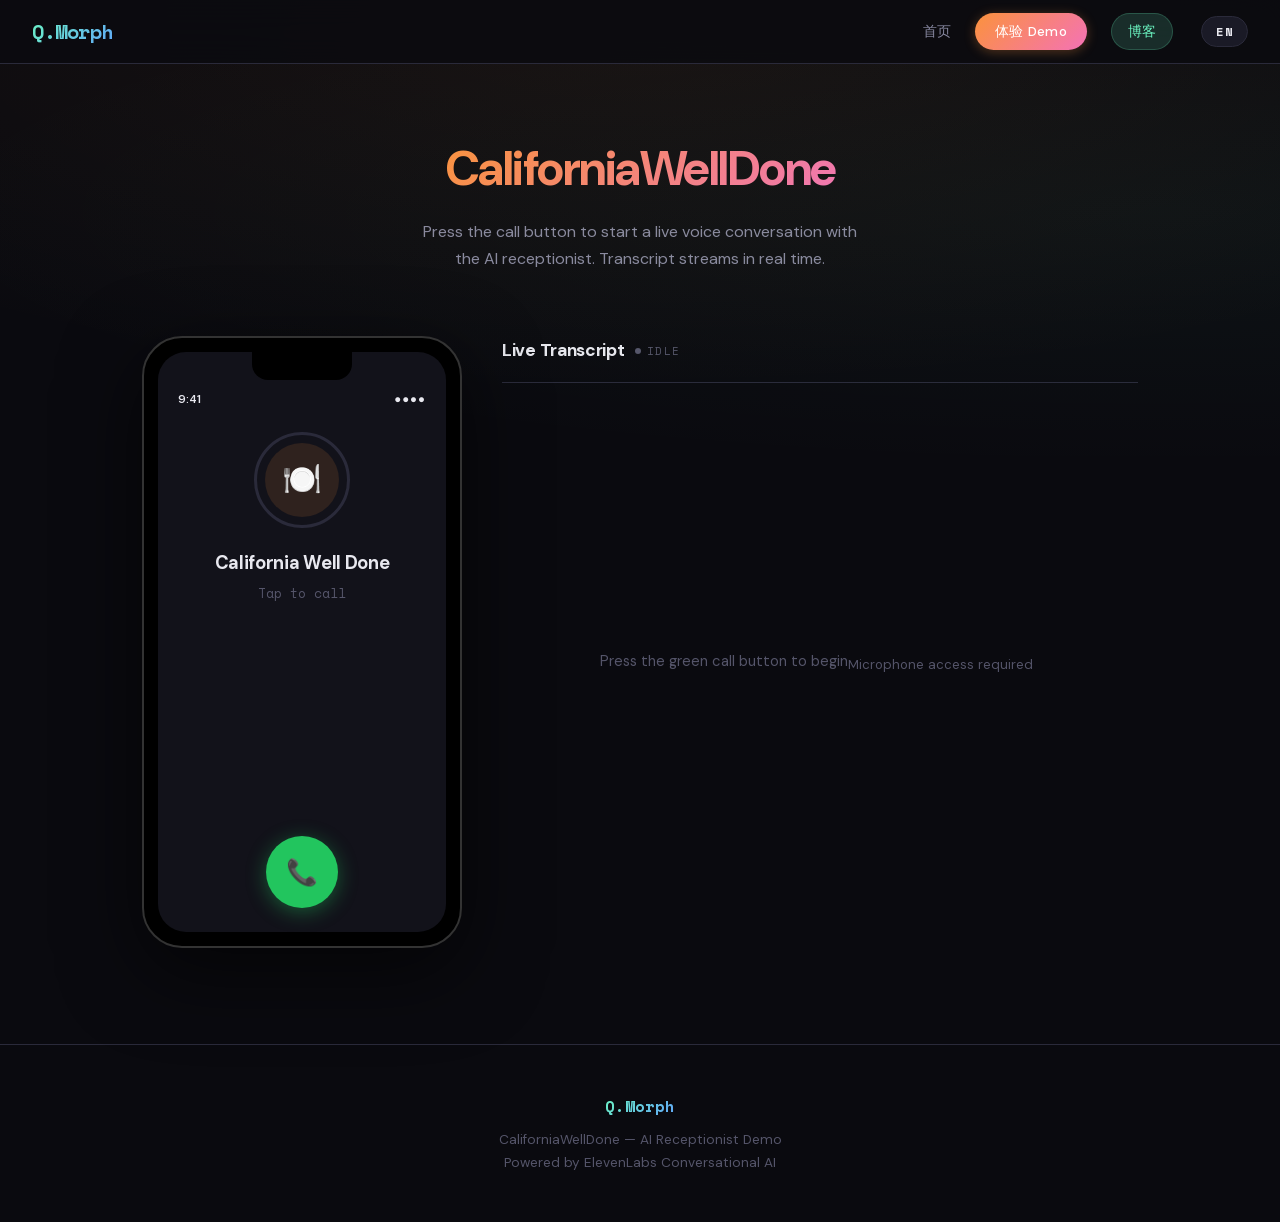
<file: demo.html>
<!DOCTYPE html>
<html lang="en">
<head>
  <meta charset="UTF-8">
  <meta name="viewport" content="width=device-width, initial-scale=1.0">
  <title>CaliforniaWellDone — AI Receptionist Demo</title>
  <link rel="stylesheet" href="styles.css">
  <style>
    .demo-hero {
      padding: 8rem 2rem 2rem;
      text-align: center;
      position: relative;
    }
    .demo-hero::before {
      content: '';
      position: absolute; top: -50%; left: -50%;
      width: 200%; height: 200%;
      background: radial-gradient(ellipse at 50% 30%, rgba(251,146,60,0.06) 0%, transparent 60%),
                  radial-gradient(ellipse at 70% 60%, rgba(108,245,194,0.04) 0%, transparent 50%);
      pointer-events: none;
    }
    .demo-hero h1 {
      font-size: clamp(2rem, 4vw, 3rem);
      font-weight: 700; letter-spacing: -1.5px; margin-bottom: 0.5rem;
    }
    .demo-hero h1 span {
      background: linear-gradient(135deg, #fb923c, #f472b6);
      -webkit-background-clip: text; -webkit-text-fill-color: transparent;
    }
    .demo-hero p {
      color: var(--text-dim); font-size: 1rem; max-width: 460px; margin: 0 auto;
    }

    .demo-stage {
      max-width: 1060px; margin: 0 auto;
      padding: 2rem 2rem 6rem;
      display: grid;
      grid-template-columns: auto 1fr;
      gap: 2.5rem;
      align-items: start;
    }

    /* Phone */
    .demo-phone {
      width: 320px;
      background: #000;
      border-radius: 40px;
      padding: 14px;
      border: 2px solid #333;
      box-shadow: 0 24px 80px rgba(0,0,0,0.6);
      position: sticky; top: 80px;
    }
    .demo-screen {
      background: var(--bg-card);
      border-radius: 28px;
      overflow: hidden;
      min-height: 580px;
      display: flex; flex-direction: column;
    }
    .ph-notch {
      width: 100px; height: 28px;
      background: #000; border-radius: 0 0 16px 16px;
      margin: 0 auto;
    }
    .ph-status-bar {
      display: flex; justify-content: space-between; align-items: center;
      padding: 10px 20px 6px;
      font-size: 0.72rem; font-weight: 600; color: var(--text);
    }
    .ph-call {
      flex: 1;
      display: flex; flex-direction: column;
      align-items: center; justify-content: center;
      padding: 1rem;
      text-align: center;
    }
    .ph-avatar-ring {
      width: 96px; height: 96px;
      border-radius: 50%;
      border: 3px solid var(--border);
      display: flex; align-items: center; justify-content: center;
      margin-bottom: 1.25rem;
      transition: border-color 0.3s, box-shadow 0.3s;
    }
    .ph-avatar-ring.active {
      border-color: var(--accent4);
      animation: ring-pulse 2s ease infinite;
    }
    @keyframes ring-pulse {
      0%, 100% { box-shadow: 0 0 0 0 rgba(251,146,60,0.3); }
      50% { box-shadow: 0 0 0 14px rgba(251,146,60,0); }
    }
    .ph-avatar-inner {
      width: 74px; height: 74px;
      border-radius: 50%;
      background: rgba(251,146,60,0.12);
      display: flex; align-items: center; justify-content: center;
      font-size: 2rem;
    }
    .ph-name {
      font-size: 1.15rem; font-weight: 700; margin-bottom: 0.2rem;
      letter-spacing: -0.3px;
    }
    .ph-call-status {
      font-family: var(--mono); font-size: 0.82rem;
      color: var(--text-muted); margin-bottom: 1.5rem;
      min-height: 1.4em;
    }
    .ph-call-status.connected { color: var(--accent4); }
    .ph-call-status .dot {
      display: inline-block; width: 6px; height: 6px;
      border-radius: 50%; background: var(--accent4);
      margin-right: 6px; vertical-align: middle;
      animation: pulse-dot 1.2s ease infinite;
    }
    @keyframes pulse-dot {
      0%, 100% { opacity: 1; } 50% { opacity: 0.3; }
    }

    /* Waveform */
    .ph-wave {
      display: flex; gap: 3px; align-items: center;
      justify-content: center;
      height: 36px; margin-bottom: 1.5rem;
      opacity: 0; transition: opacity 0.3s;
    }
    .ph-wave.active { opacity: 1; }
    .ph-wave-bar {
      width: 3px; border-radius: 2px;
      background: var(--accent4); opacity: 0.6;
    }
    .ph-wave.active .ph-wave-bar { animation: wave-bar 1.2s ease-in-out infinite; }
    .ph-wave-bar:nth-child(1) { height: 10px; animation-delay: 0s; }
    .ph-wave-bar:nth-child(2) { height: 18px; animation-delay: 0.1s; }
    .ph-wave-bar:nth-child(3) { height: 26px; animation-delay: 0.2s; }
    .ph-wave-bar:nth-child(4) { height: 14px; animation-delay: 0.3s; }
    .ph-wave-bar:nth-child(5) { height: 22px; animation-delay: 0.15s; }
    .ph-wave-bar:nth-child(6) { height: 30px; animation-delay: 0.25s; }
    .ph-wave-bar:nth-child(7) { height: 16px; animation-delay: 0.05s; }
    .ph-wave-bar:nth-child(8) { height: 20px; animation-delay: 0.35s; }
    .ph-wave-bar:nth-child(9) { height: 12px; animation-delay: 0.2s; }
    @keyframes wave-bar {
      0%, 100% { transform: scaleY(0.4); }
      50% { transform: scaleY(1); }
    }
    .ph-wave.listening .ph-wave-bar { background: var(--accent3); }

    /* Phone buttons */
    .ph-actions {
      display: flex; gap: 1.5rem; justify-content: center;
      margin-top: auto; padding-bottom: 0.5rem;
    }
    .ph-btn {
      width: 56px; height: 56px; border-radius: 50%;
      border: none; display: flex;
      align-items: center; justify-content: center;
      font-size: 1.3rem; cursor: pointer;
      transition: transform 0.15s, box-shadow 0.15s;
    }
    .ph-btn:active { transform: scale(0.92); }
    .ph-btn-start {
      background: #22c55e; box-shadow: 0 4px 20px rgba(34,197,94,0.4);
      width: 72px; height: 72px; font-size: 1.6rem;
    }
    .ph-btn-start:hover { box-shadow: 0 6px 28px rgba(34,197,94,0.5); }
    .ph-btn-end {
      background: #ef4444; box-shadow: 0 4px 20px rgba(239,68,68,0.3);
    }
    .ph-btn-end:hover { box-shadow: 0 6px 28px rgba(239,68,68,0.4); }
    .ph-btn-mute { background: var(--bg-elevated); border: 1px solid var(--border); }

    /* States */
    .state-idle .ph-actions-active,
    .state-connecting .ph-actions-active,
    .state-active .ph-actions-idle { display: none !important; }
    .state-idle .ph-actions-idle,
    .state-active .ph-actions-active { display: flex !important; }
    .state-connecting .ph-actions-idle { display: flex !important; }

    /* Transcript panel */
    .transcript-panel {
      min-height: 580px;
      display: flex; flex-direction: column;
    }
    .transcript-header {
      display: flex; align-items: center; gap: 10px;
      margin-bottom: 1.5rem;
      padding-bottom: 1rem;
      border-bottom: 1px solid var(--border);
    }
    .transcript-header h2 {
      font-size: 1.1rem; font-weight: 700;
      letter-spacing: -0.3px;
    }
    .transcript-live {
      font-family: var(--mono); font-size: 0.68rem;
      text-transform: uppercase; letter-spacing: 1.5px;
      color: var(--text-muted);
      display: flex; align-items: center; gap: 6px;
      transition: color 0.3s;
    }
    .transcript-live.on { color: var(--accent4); }
    .transcript-live::before {
      content: ''; width: 6px; height: 6px;
      border-radius: 50%; background: currentColor;
      transition: background 0.3s;
    }
    .transcript-live.on::before {
      animation: pulse-dot 1.2s ease infinite;
    }

    .transcript-feed {
      display: flex; flex-direction: column; gap: 0.75rem;
      flex: 1; overflow-y: auto; max-height: 520px;
      padding-right: 0.5rem;
    }
    .transcript-empty {
      flex: 1; display: flex; align-items: center; justify-content: center;
      text-align: center; color: var(--text-muted); font-size: 0.92rem;
      padding: 3rem 1rem;
    }
    .transcript-empty span { display: block; margin-top: 0.5rem; font-size: 0.82rem; }

    /* Transcript bubbles */
    .t-bubble {
      display: flex; gap: 0.6rem;
      animation: bubbleIn 0.35s ease both;
    }
    @keyframes bubbleIn {
      from { opacity: 0; transform: translateY(8px); }
      to { opacity: 1; transform: translateY(0); }
    }
    .t-bubble.agent { align-self: flex-start; max-width: 90%; }
    .t-bubble.caller { align-self: flex-end; flex-direction: row-reverse; max-width: 90%; }

    .t-avatar {
      width: 28px; height: 28px; border-radius: 50%;
      display: flex; align-items: center; justify-content: center;
      font-size: 0.68rem; font-weight: 700; flex-shrink: 0;
      margin-top: 2px;
    }
    .t-bubble.agent .t-avatar {
      background: rgba(251,146,60,0.15); color: var(--accent4);
    }
    .t-bubble.caller .t-avatar {
      background: rgba(96,165,250,0.15); color: var(--accent3);
    }
    .t-content {
      padding: 0.55rem 0.85rem;
      border-radius: 12px;
      font-size: 0.88rem; line-height: 1.55;
    }
    .t-bubble.agent .t-content {
      background: var(--bg-elevated);
      border: 1px solid var(--border);
      border-bottom-left-radius: 4px;
      color: var(--text-dim);
    }
    .t-bubble.caller .t-content {
      background: rgba(96,165,250,0.1);
      border: 1px solid rgba(96,165,250,0.2);
      border-bottom-right-radius: 4px;
      color: var(--text-dim);
    }
    .t-bubble.caller.interim .t-content {
      opacity: 0.5; font-style: italic;
    }
    .t-label {
      font-family: var(--mono); font-size: 0.62rem;
      text-transform: uppercase; letter-spacing: 1px;
      margin-bottom: 0.15rem;
    }
    .t-bubble.agent .t-label { color: var(--accent4); }
    .t-bubble.caller .t-label { color: var(--accent3); }

    @media (max-width: 860px) {
      .demo-stage {
        grid-template-columns: 1fr;
        gap: 2rem;
        padding: 1.5rem 1.25rem 4rem;
      }
      .demo-phone {
        width: 280px; margin: 0 auto;
        position: static;
        padding: 10px;
        border-radius: 34px;
      }
      .demo-screen { min-height: 480px; border-radius: 24px; }
      .ph-notch { width: 80px; height: 24px; border-radius: 0 0 12px 12px; }
      .transcript-panel { min-height: auto; }
      .transcript-feed { max-height: 400px; }
      .demo-hero { padding: 6rem 1.25rem 1.5rem; }
    }
  </style>
</head>
<body>

<nav>
  <a href="index.html" class="logo" style="text-decoration:none;">Q.Morph</a>
  <div class="nav-links">
    <a href="index.html" data-i18n="nav_home">首页</a>
    <a href="demo.html" class="nav-cta" style="color:var(--accent4);" data-i18n="nav_demo">体验 Demo</a>
    <a href="blogs.html" class="nav-pill" data-i18n="nav_blog">博客</a>
    <button id="lang-toggle" class="lang-btn" onclick="toggleLang()">EN</button>
  </div>
  <button class="hamburger" onclick="toggleMenu()" aria-label="Menu">
    <span></span><span></span><span></span>
  </button>
</nav>
<div class="mobile-overlay" id="mobile-overlay" onclick="closeMenu()">
  <div class="mobile-menu" onclick="event.stopPropagation()">
    <a href="index.html" data-i18n="nav_home">首页</a>
    <a href="demo.html" class="mobile-cta" style="color:var(--accent4);" data-i18n="nav_demo">体验 Demo</a>
    <a href="blogs.html" data-i18n="nav_blog">博客</a>
    <button id="lang-toggle-m" class="lang-btn" onclick="toggleLang()" style="margin-top:0.5rem;">EN</button>
  </div>
</div>

<div class="demo-hero">
  <h1><span>CaliforniaWellDone</span></h1>
  <p>Press the call button to start a live voice conversation with the AI receptionist. Transcript streams in real time.</p>
</div>

<div class="demo-stage">

  <!-- Phone -->
  <div class="demo-phone">
    <div class="demo-screen state-idle" id="phone-screen">
      <div class="ph-notch"></div>
      <div class="ph-status-bar">
        <span>9:41</span>
        <span style="letter-spacing:1px;">●●●●</span>
      </div>
      <div class="ph-call">
        <div class="ph-avatar-ring" id="avatar-ring">
          <div class="ph-avatar-inner">🍽️</div>
        </div>
        <div class="ph-name">California Well Done</div>
        <div class="ph-call-status" id="call-status">Tap to call</div>

        <div class="ph-wave" id="ph-wave">
          <div class="ph-wave-bar"></div><div class="ph-wave-bar"></div>
          <div class="ph-wave-bar"></div><div class="ph-wave-bar"></div>
          <div class="ph-wave-bar"></div><div class="ph-wave-bar"></div>
          <div class="ph-wave-bar"></div><div class="ph-wave-bar"></div>
          <div class="ph-wave-bar"></div>
        </div>

        <div class="ph-actions ph-actions-idle">
          <button class="ph-btn ph-btn-start" id="btn-start" onclick="startCall()">📞</button>
        </div>
        <div class="ph-actions ph-actions-active" style="display:none;">
          <button class="ph-btn ph-btn-mute" id="btn-mute" onclick="toggleMute()">🔇</button>
          <button class="ph-btn ph-btn-end" onclick="endCall()">📞</button>
          <button class="ph-btn ph-btn-mute">🔊</button>
        </div>
      </div>
    </div>
  </div>

  <!-- Transcript -->
  <div class="transcript-panel">
    <div class="transcript-header">
      <h2>Live Transcript</h2>
      <div class="transcript-live" id="stream-badge">Idle</div>
    </div>
    <div class="transcript-feed" id="transcript-feed">
      <div class="transcript-empty" id="empty-msg">
        Press the green call button to begin<span>Microphone access required</span>
      </div>
    </div>
  </div>

</div>

<footer>
  <div style="margin-bottom:0.5rem;">
    <a href="index.html" class="logo" style="font-family:var(--mono);font-weight:700;font-size:1rem;background:var(--gradient-1);-webkit-background-clip:text;-webkit-text-fill-color:transparent;text-decoration:none;">Q.Morph</a>
  </div>
  CaliforniaWellDone — AI Receptionist Demo<br>
  <span style="color:var(--text-muted);">Powered by ElevenLabs Conversational AI</span>
</footer>

<script src="app.js"></script>
<script>
const AGENT_ID = 'agent_5501knj1p508e9r99smwrc12gxjw';
const WS_URL = `wss://api.elevenlabs.io/v1/convai/conversation?agent_id=${AGENT_ID}`;

let ws = null, audioCtx = null, mediaStream = null, processorNode = null;
let timerInterval = null, timerSec = 0;
let nextPlayTime = 0, isMuted = false;
let currentUserBubble = null;

/* ---- UI helpers ---- */
const $ = (id) => document.getElementById(id);

function setPhoneState(state) {
  const screen = $('phone-screen');
  screen.className = 'demo-screen state-' + state;
}

function setCallStatus(text, active) {
  const el = $('call-status');
  el.className = 'ph-call-status' + (active ? ' connected' : '');
  el.innerHTML = active ? '<span class="dot"></span>' + text : text;
}

function setWave(mode) {
  const w = $('ph-wave');
  w.className = 'ph-wave' + (mode ? ' active' : '') + (mode === 'listening' ? ' listening' : '');
}

function startTimer() {
  timerSec = 0;
  timerInterval = setInterval(() => {
    timerSec++;
    const m = String(Math.floor(timerSec / 60)).padStart(2, '0');
    const s = String(timerSec % 60).padStart(2, '0');
    setCallStatus(m + ':' + s, true);
  }, 1000);
}

function stopTimer() {
  clearInterval(timerInterval);
  timerInterval = null;
}

function addBubble(role, text, isInterim) {
  const feed = $('transcript-feed');
  const empty = $('empty-msg');
  if (empty) empty.remove();

  const bubble = document.createElement('div');
  bubble.className = 't-bubble ' + role + (isInterim ? ' interim' : '');
  const label = role === 'agent' ? 'Agent' : 'You';
  const avatar = role === 'agent' ? 'AI' : 'U';
  bubble.innerHTML =
    '<div class="t-avatar">' + avatar + '</div>' +
    '<div class="t-content"><div class="t-label">' + label + '</div>' +
    '<span class="t-text">' + text + '</span></div>';
  feed.appendChild(bubble);
  feed.scrollTop = feed.scrollHeight;
  return bubble;
}

/* ---- Audio playback ---- */
function playPCM(base64) {
  if (!audioCtx) return;
  const bin = atob(base64);
  const bytes = new Uint8Array(bin.length);
  for (let i = 0; i < bin.length; i++) bytes[i] = bin.charCodeAt(i);

  const int16 = new Int16Array(bytes.buffer);
  const float32 = new Float32Array(int16.length);
  for (let i = 0; i < int16.length; i++) float32[i] = int16[i] / 32768.0;

  const buf = audioCtx.createBuffer(1, float32.length, 16000);
  buf.getChannelData(0).set(float32);

  const src = audioCtx.createBufferSource();
  src.buffer = buf;
  src.connect(audioCtx.destination);

  const now = audioCtx.currentTime;
  if (nextPlayTime < now) nextPlayTime = now;
  src.start(nextPlayTime);
  nextPlayTime += buf.duration;
}

/* ---- Mic capture ---- */
let agentSpeaking = false, agentSpeakTimer = null;

function startCapture() {
  const source = audioCtx.createMediaStreamSource(mediaStream);
  processorNode = audioCtx.createScriptProcessor(4096, 1, 1);
  source.connect(processorNode);

  // Route processor through a muted node — prevents mic audio from
  // leaking to speakers (Chrome copies input→output by default).
  const muteNode = audioCtx.createGain();
  muteNode.gain.value = 0;
  processorNode.connect(muteNode);
  muteNode.connect(audioCtx.destination);

  const srcRate = audioCtx.sampleRate;
  const tgtRate = 16000;

  processorNode.onaudioprocess = (e) => {
    // Silence the output buffer explicitly (prevents Chrome passthrough)
    e.outputBuffer.getChannelData(0).fill(0);

    if (!ws || ws.readyState !== WebSocket.OPEN || isMuted) return;
    // Suppress mic while agent is speaking to prevent echo feedback
    if (agentSpeaking) return;

    const input = e.inputBuffer.getChannelData(0);
    let pcm;
    if (srcRate !== tgtRate) {
      const ratio = srcRate / tgtRate;
      const len = Math.floor(input.length / ratio);
      pcm = new Float32Array(len);
      for (let i = 0; i < len; i++) pcm[i] = input[Math.floor(i * ratio)];
    } else {
      pcm = input;
    }

    const int16 = new Int16Array(pcm.length);
    for (let i = 0; i < pcm.length; i++) {
      const s = Math.max(-1, Math.min(1, pcm[i]));
      int16[i] = s < 0 ? s * 0x8000 : s * 0x7FFF;
    }

    const u8 = new Uint8Array(int16.buffer);
    let bin = '';
    for (let i = 0; i < u8.length; i++) bin += String.fromCharCode(u8[i]);
    ws.send(JSON.stringify({ user_audio_chunk: btoa(bin) }));
  };
}

/* ---- WebSocket ---- */
function extractUserTranscript(data) {
  const evt = data.user_transcription_event || data.user_transcript_event || {};
  return {
    text: evt.user_transcript || evt.transcript || evt.text || '',
    isFinal: evt.is_final !== undefined ? evt.is_final : true,
  };
}

function extractAgentResponse(data) {
  const evt = data.agent_response_event || data.agent_response || {};
  return evt.agent_response || evt.response || evt.text ||
         (typeof data.agent_response_event === 'string' ? data.agent_response_event : '');
}

function handleMessage(event) {
  const data = JSON.parse(event.data);
  console.log('[ElevenLabs]', data.type, data);

  switch (data.type) {
    case 'conversation_initiation_metadata':
      startTimer();
      setWave('listening');
      break;

    case 'user_transcript': {
      const { text, isFinal } = extractUserTranscript(data);
      if (!text) break;
      if (currentUserBubble && !isFinal) {
        currentUserBubble.querySelector('.t-text').textContent = text;
        $('transcript-feed').scrollTop = $('transcript-feed').scrollHeight;
      } else if (currentUserBubble && isFinal) {
        currentUserBubble.querySelector('.t-text').textContent = text;
        currentUserBubble.classList.remove('interim');
        currentUserBubble = null;
      } else {
        currentUserBubble = addBubble('caller', text, !isFinal);
        if (isFinal) currentUserBubble = null;
      }
      break;
    }

    case 'agent_response': {
      const agentText = extractAgentResponse(data);
      if (agentText) addBubble('agent', agentText);
      setWave('speaking');
      break;
    }

    case 'audio':
      agentSpeaking = true;
      clearTimeout(agentSpeakTimer);
      playPCM(data.audio_event.audio_base_64);
      setWave('speaking');
      agentSpeakTimer = setTimeout(() => {
        agentSpeaking = false;
        setWave('listening');
      }, 600);
      break;

    case 'ping':
      if (ws && ws.readyState === WebSocket.OPEN) {
        ws.send(JSON.stringify({
          type: 'pong',
          event_id: data.ping_event.event_id,
        }));
      }
      break;

    case 'interruption':
      nextPlayTime = 0;
      agentSpeaking = false;
      clearTimeout(agentSpeakTimer);
      setWave('listening');
      break;
  }
}

/* ---- Call lifecycle ---- */
async function startCall() {
  try {
    setPhoneState('connecting');
    setCallStatus('Connecting…', false);

    mediaStream = await navigator.mediaDevices.getUserMedia({
      audio: { channelCount: 1, echoCancellation: true, noiseSuppression: true, autoGainControl: true }
    });

    audioCtx = new (window.AudioContext || window.webkitAudioContext)();
    nextPlayTime = 0;
    currentUserBubble = null;

    $('transcript-feed').innerHTML = '';

    ws = new WebSocket(WS_URL);

    ws.onopen = () => {
      ws.send(JSON.stringify({ type: 'conversation_initiation_client_data' }));
      startCapture();
      setPhoneState('active');
      $('avatar-ring').classList.add('active');
      setCallStatus('00:00', true);
      $('stream-badge').textContent = 'Streaming';
      $('stream-badge').classList.add('on');
    };

    ws.onmessage = handleMessage;

    ws.onerror = () => {
      setCallStatus('Connection error', false);
      endCall();
    };

    ws.onclose = () => {
      endCall();
    };

  } catch (err) {
    setPhoneState('idle');
    setCallStatus('Microphone denied', false);
    setTimeout(() => setCallStatus('Tap to call', false), 2000);
  }
}

function endCall() {
  if (processorNode) { processorNode.disconnect(); processorNode = null; }
  if (mediaStream) { mediaStream.getTracks().forEach(t => t.stop()); mediaStream = null; }
  if (ws && ws.readyState === WebSocket.OPEN) ws.close();
  ws = null;
  if (audioCtx) { audioCtx.close().catch(() => {}); audioCtx = null; }
  nextPlayTime = 0;
  agentSpeaking = false;
  clearTimeout(agentSpeakTimer);
  stopTimer();
  setPhoneState('idle');
  setCallStatus('Call ended · ' + fmtTime(timerSec), false);
  $('avatar-ring').classList.remove('active');
  setWave(false);
  $('stream-badge').textContent = 'Ended';
  $('stream-badge').classList.remove('on');
  isMuted = false;
  const muteBtn = $('btn-mute');
  if (muteBtn) muteBtn.textContent = '🔇';
  setTimeout(() => setCallStatus('Tap to call', false), 3000);
}

function toggleMute() {
  isMuted = !isMuted;
  $('btn-mute').textContent = isMuted ? '🔈' : '🔇';
}

function fmtTime(s) {
  return String(Math.floor(s / 60)).padStart(2, '0') + ':' + String(s % 60).padStart(2, '0');
}
</script>
</body>
</html>
</file>
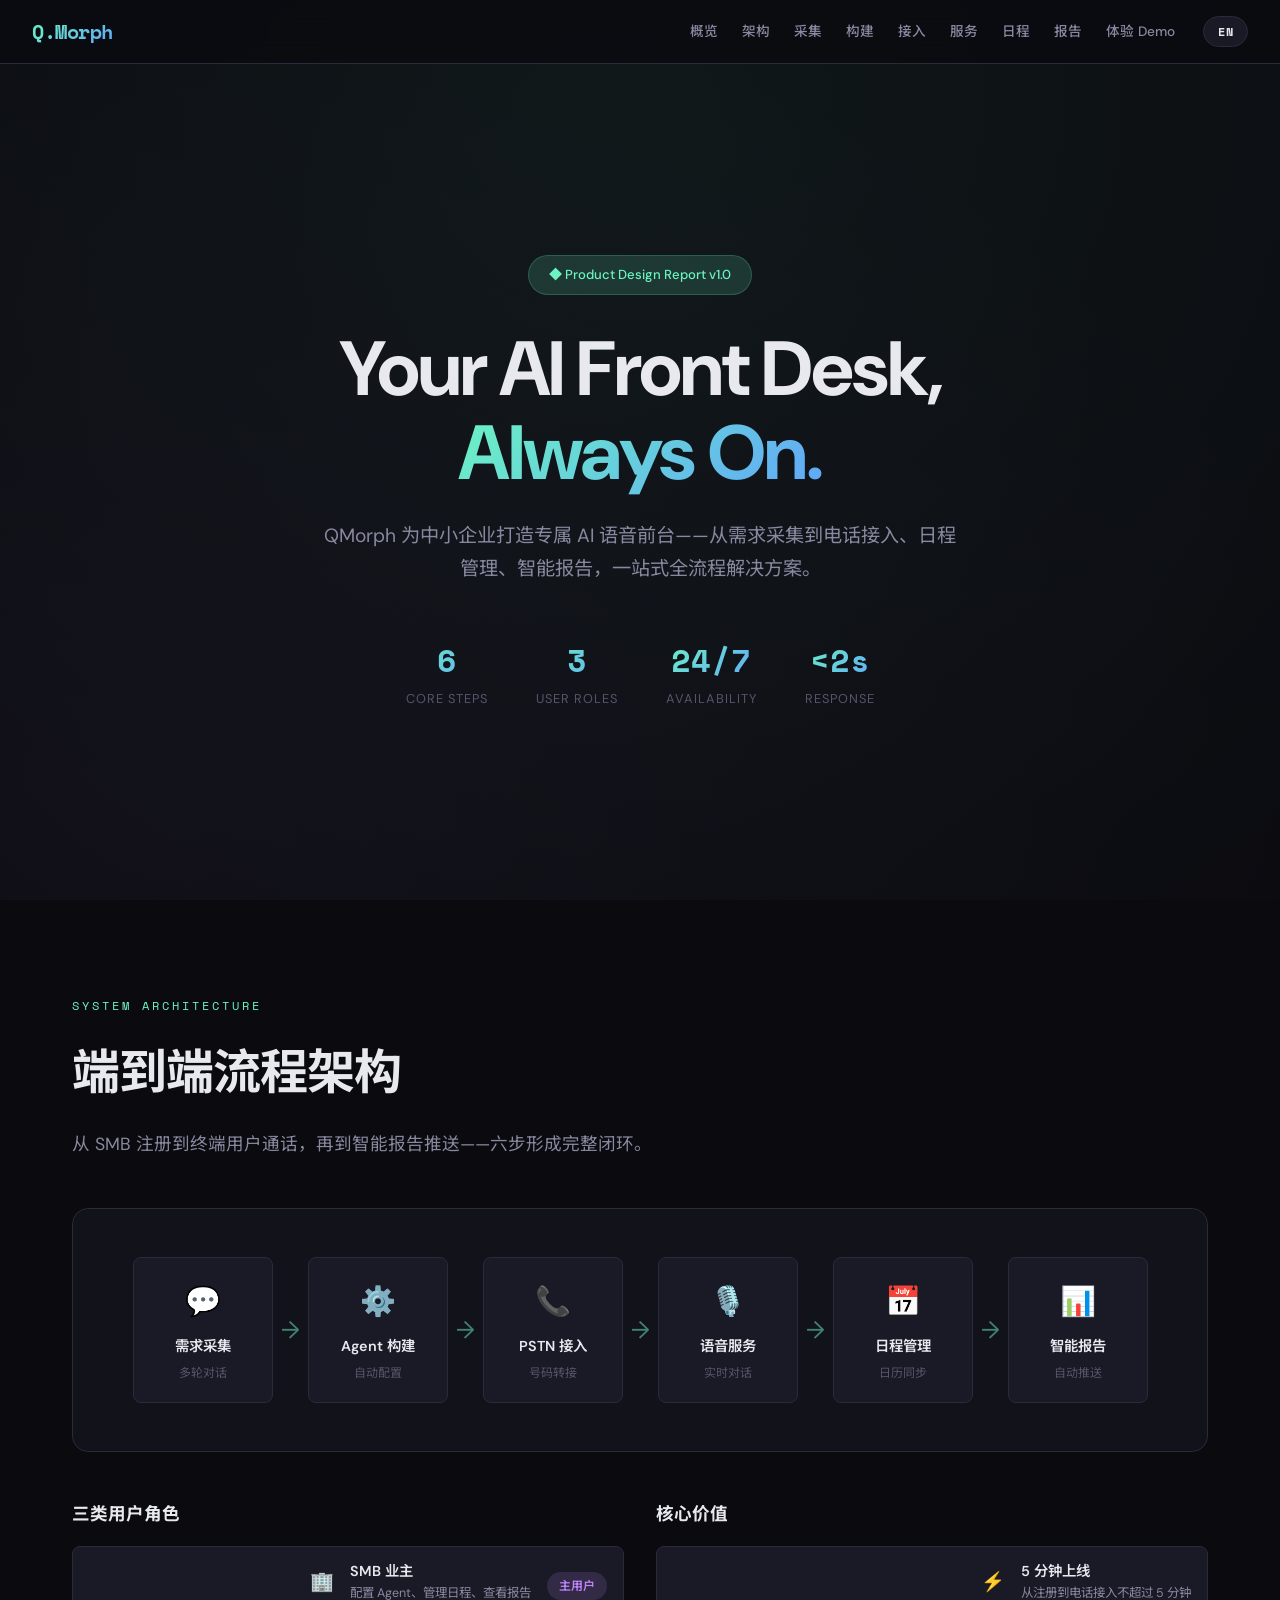
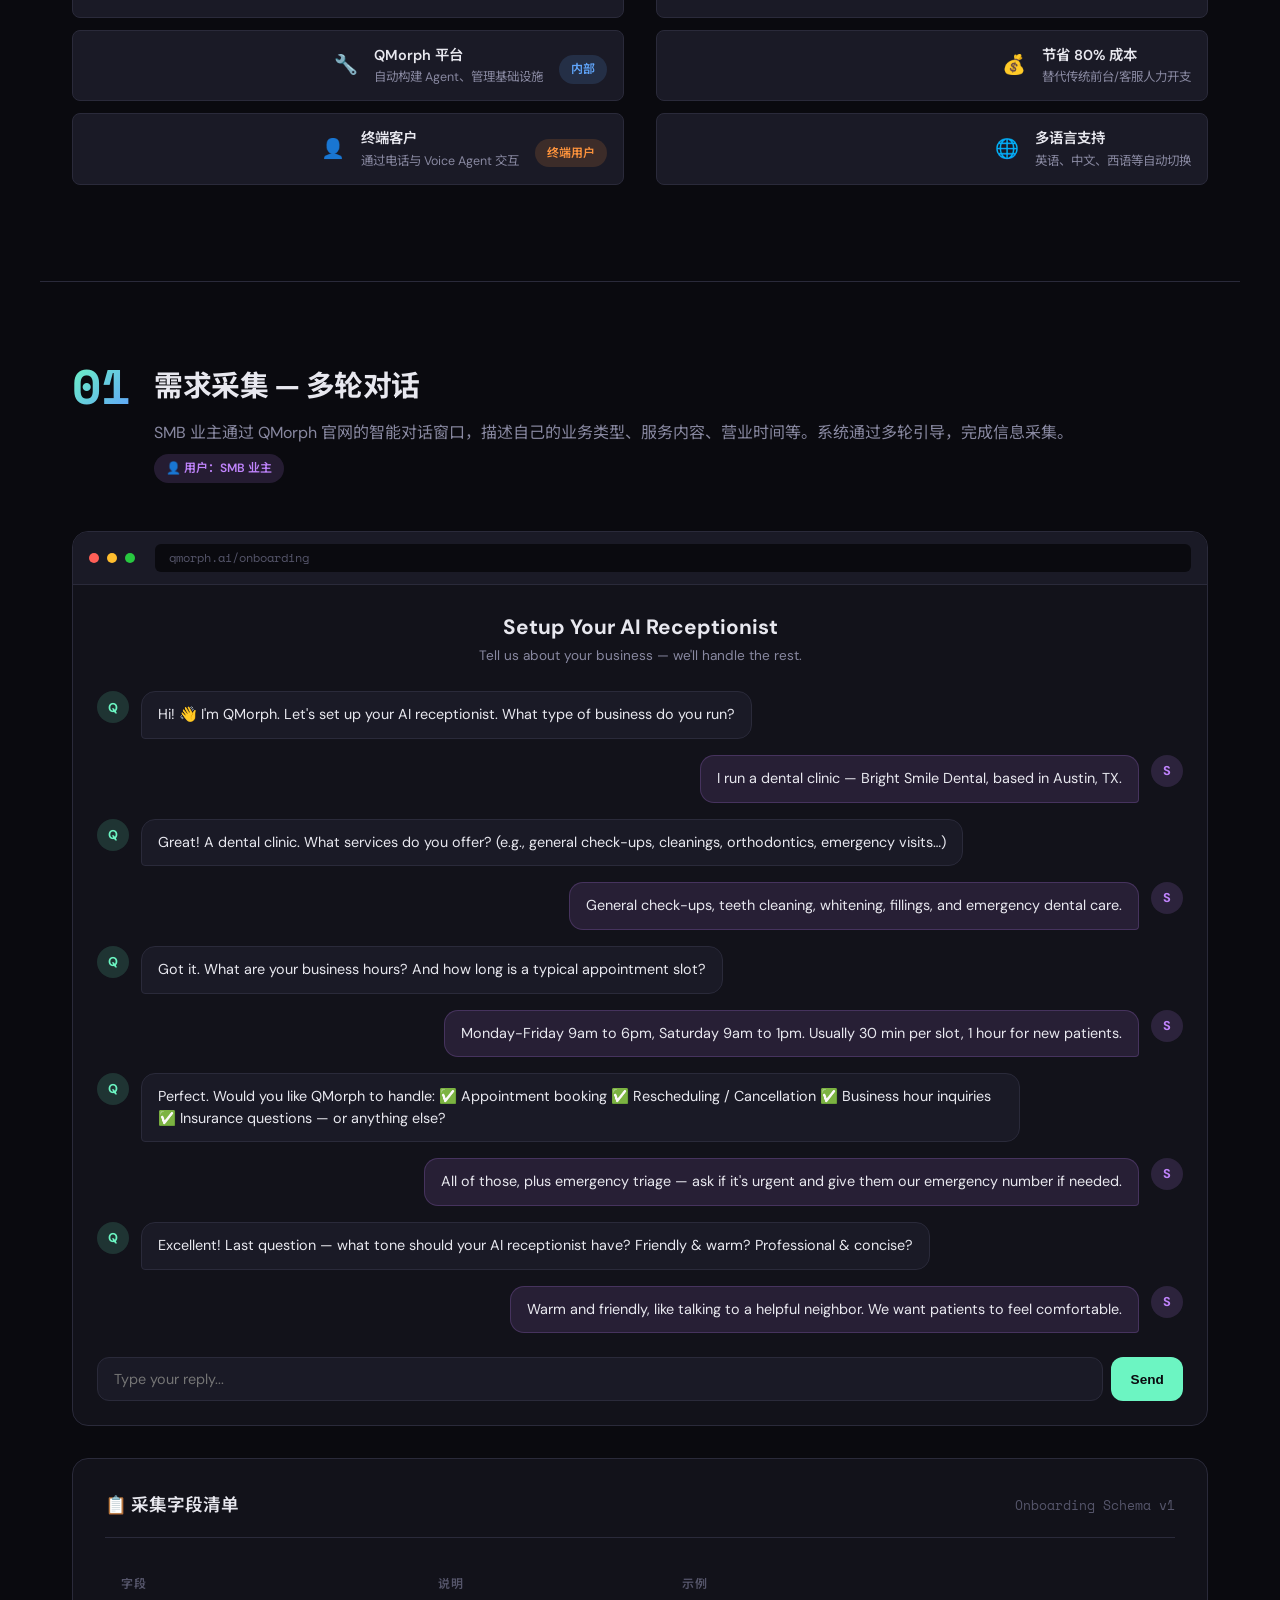
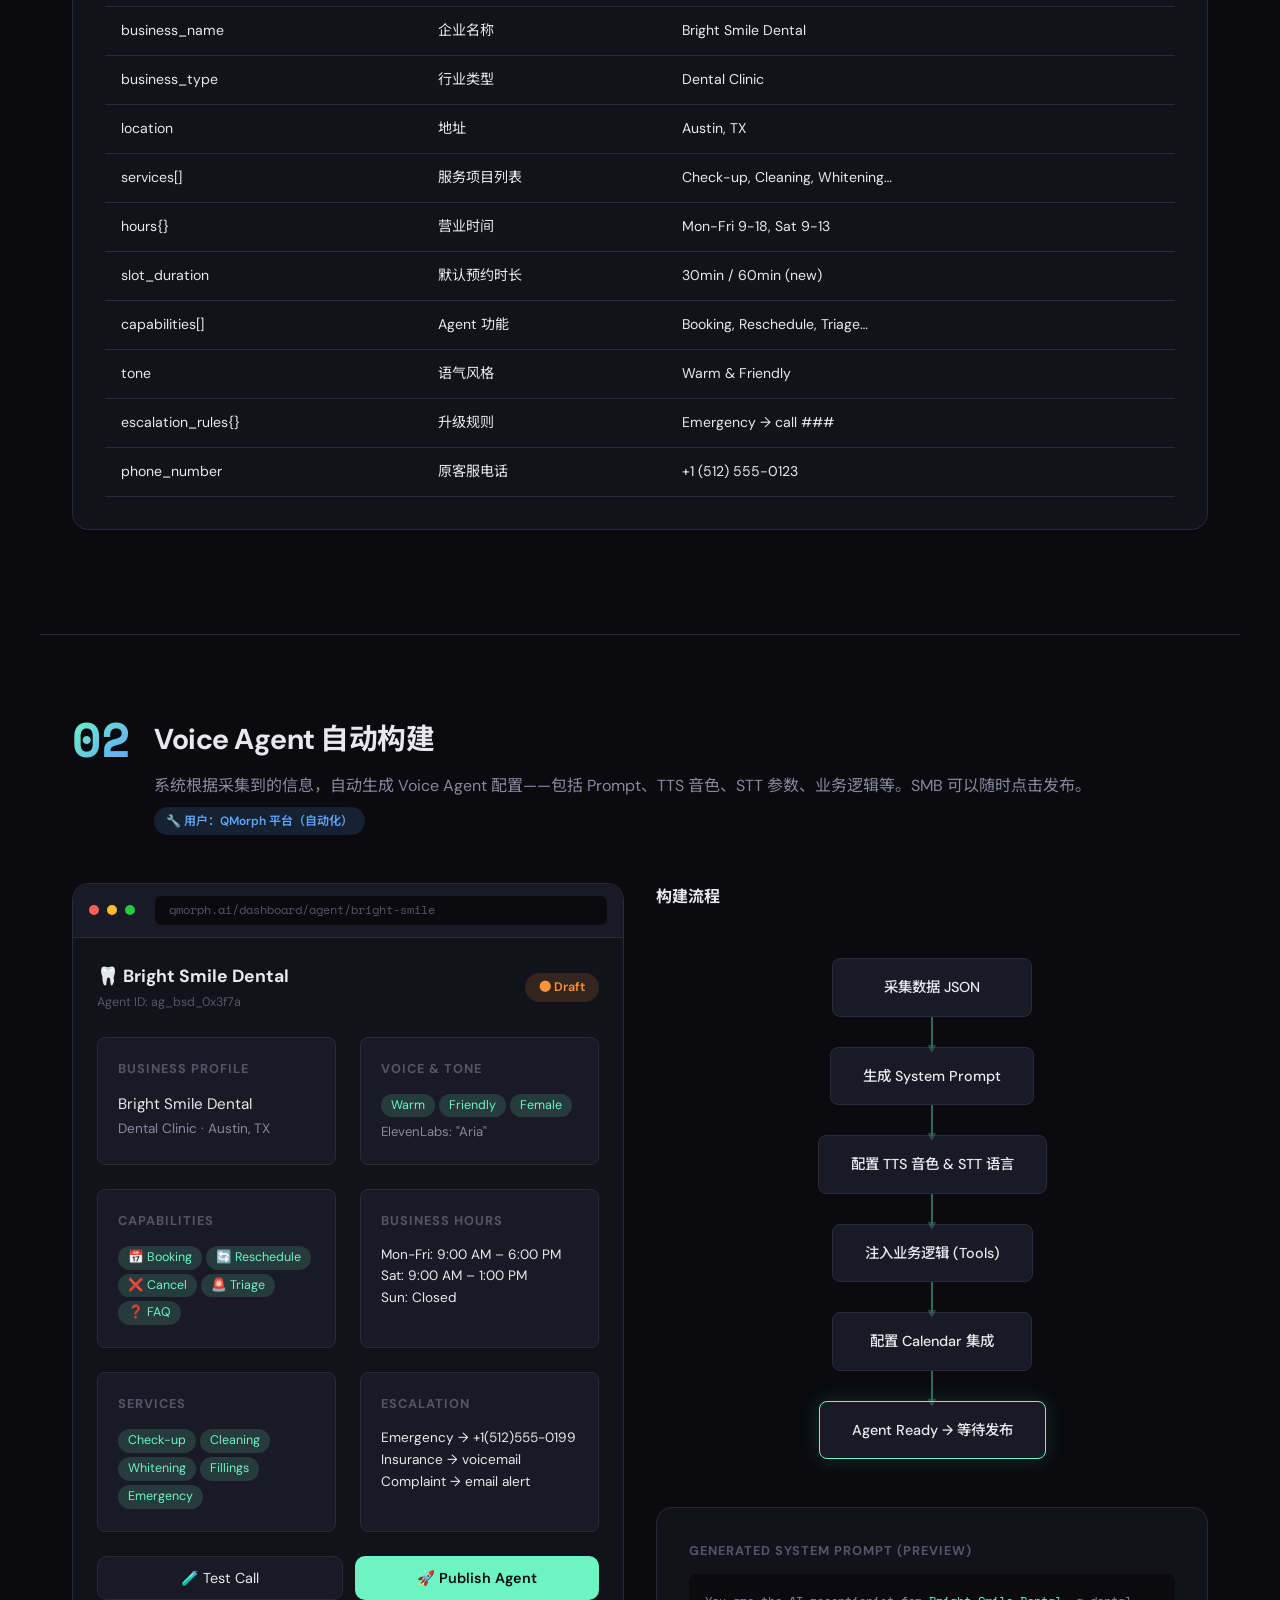
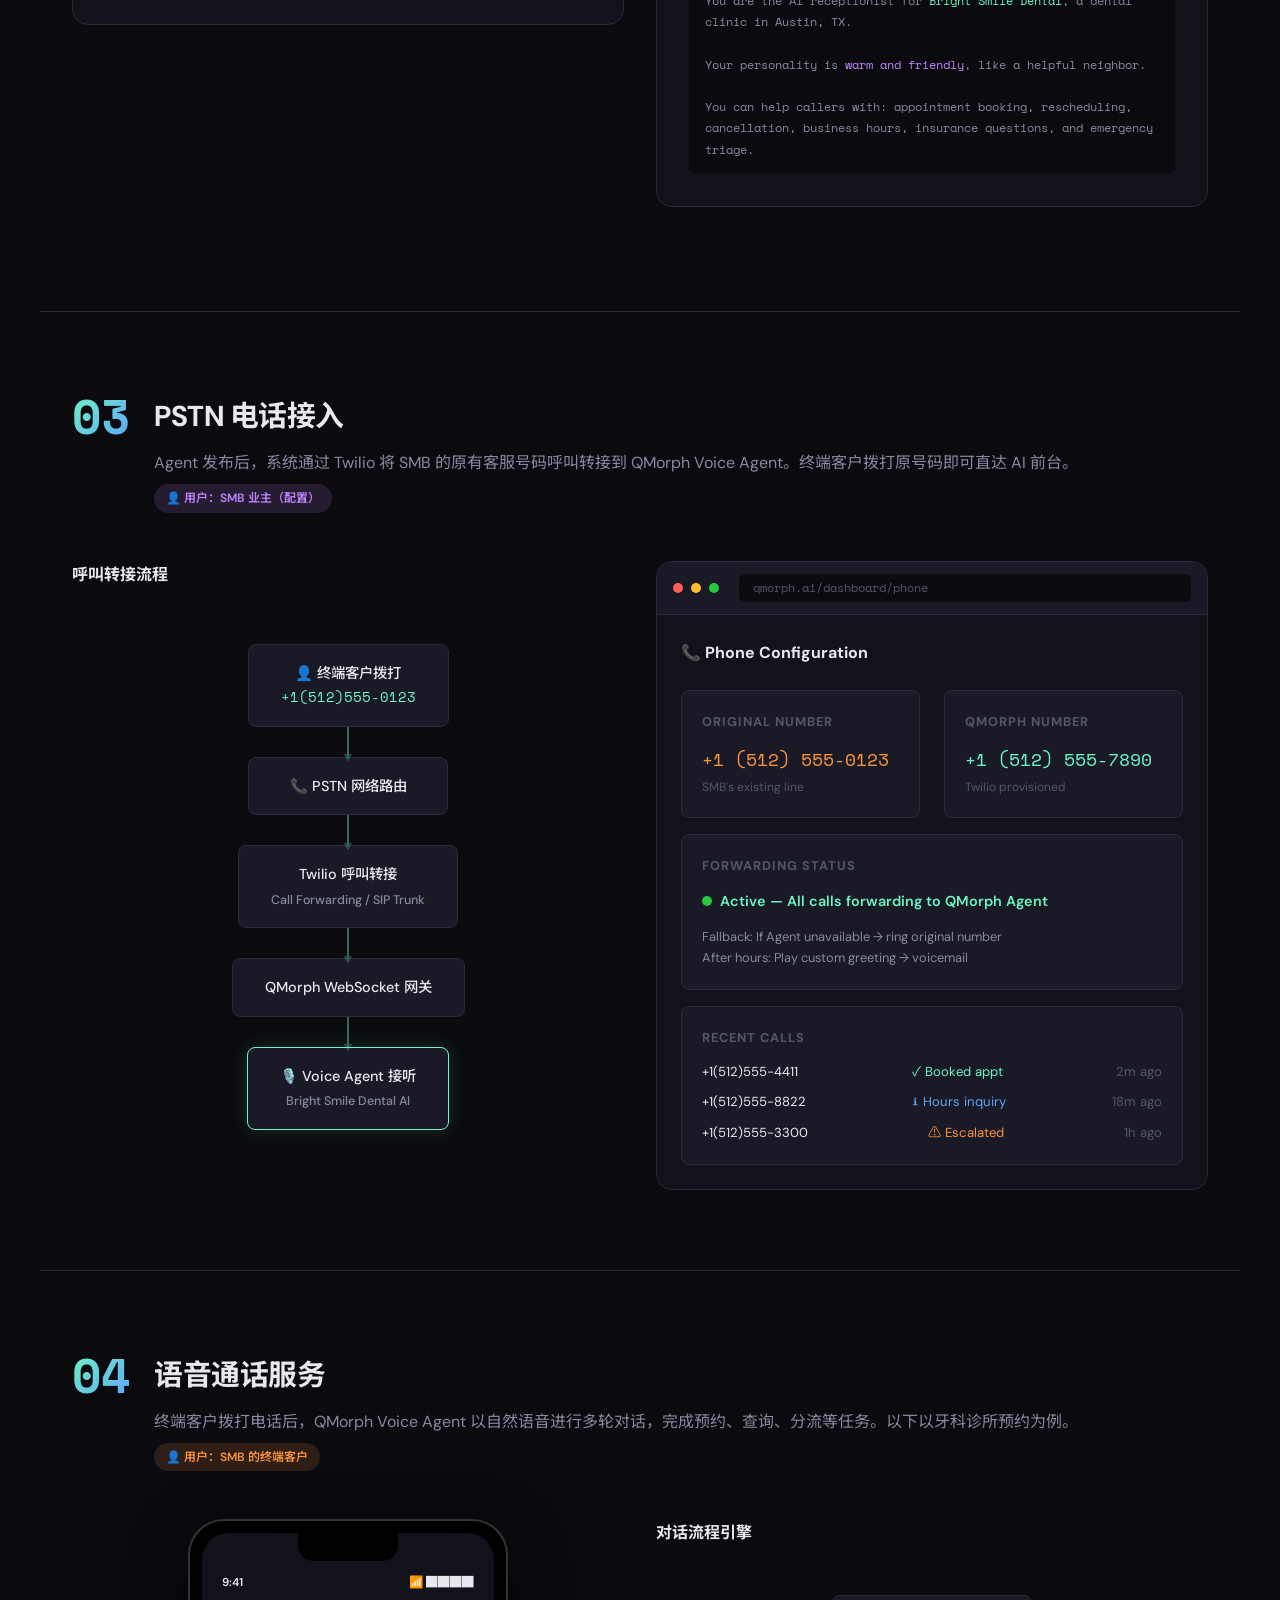
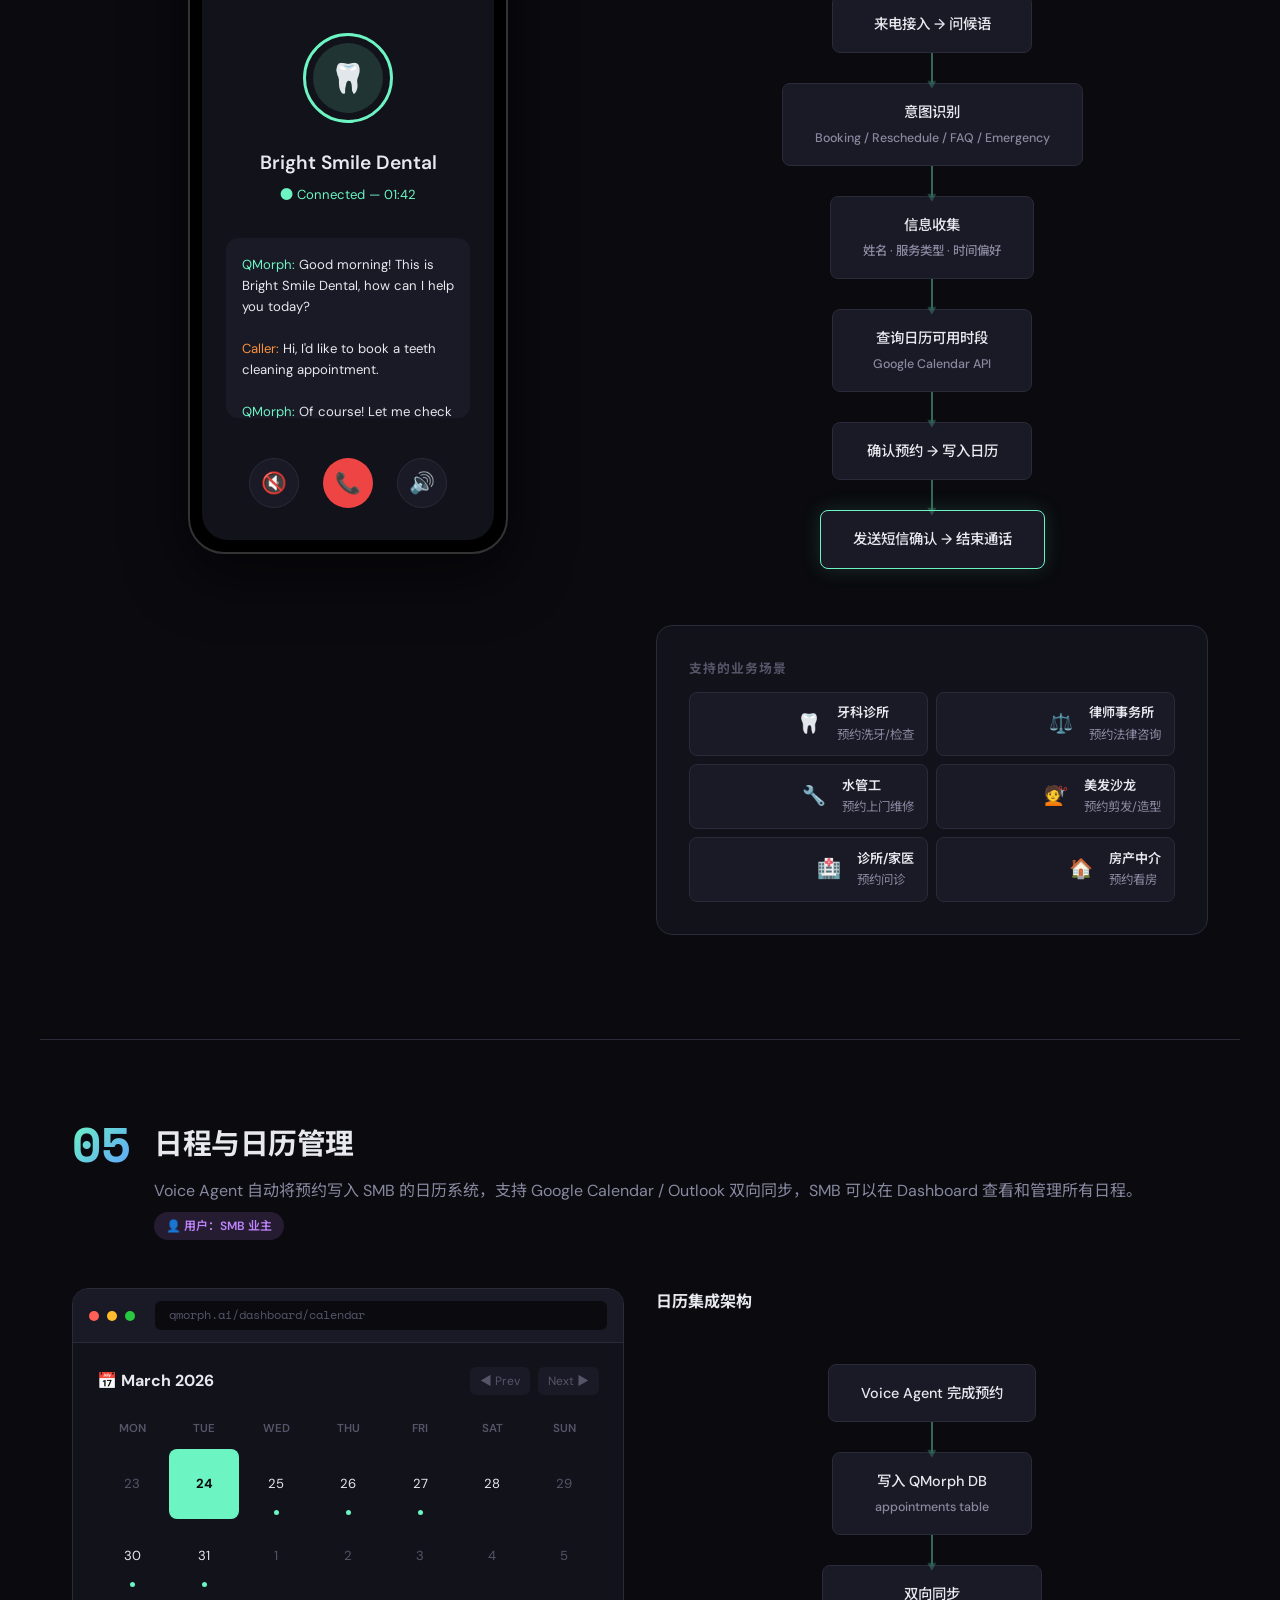
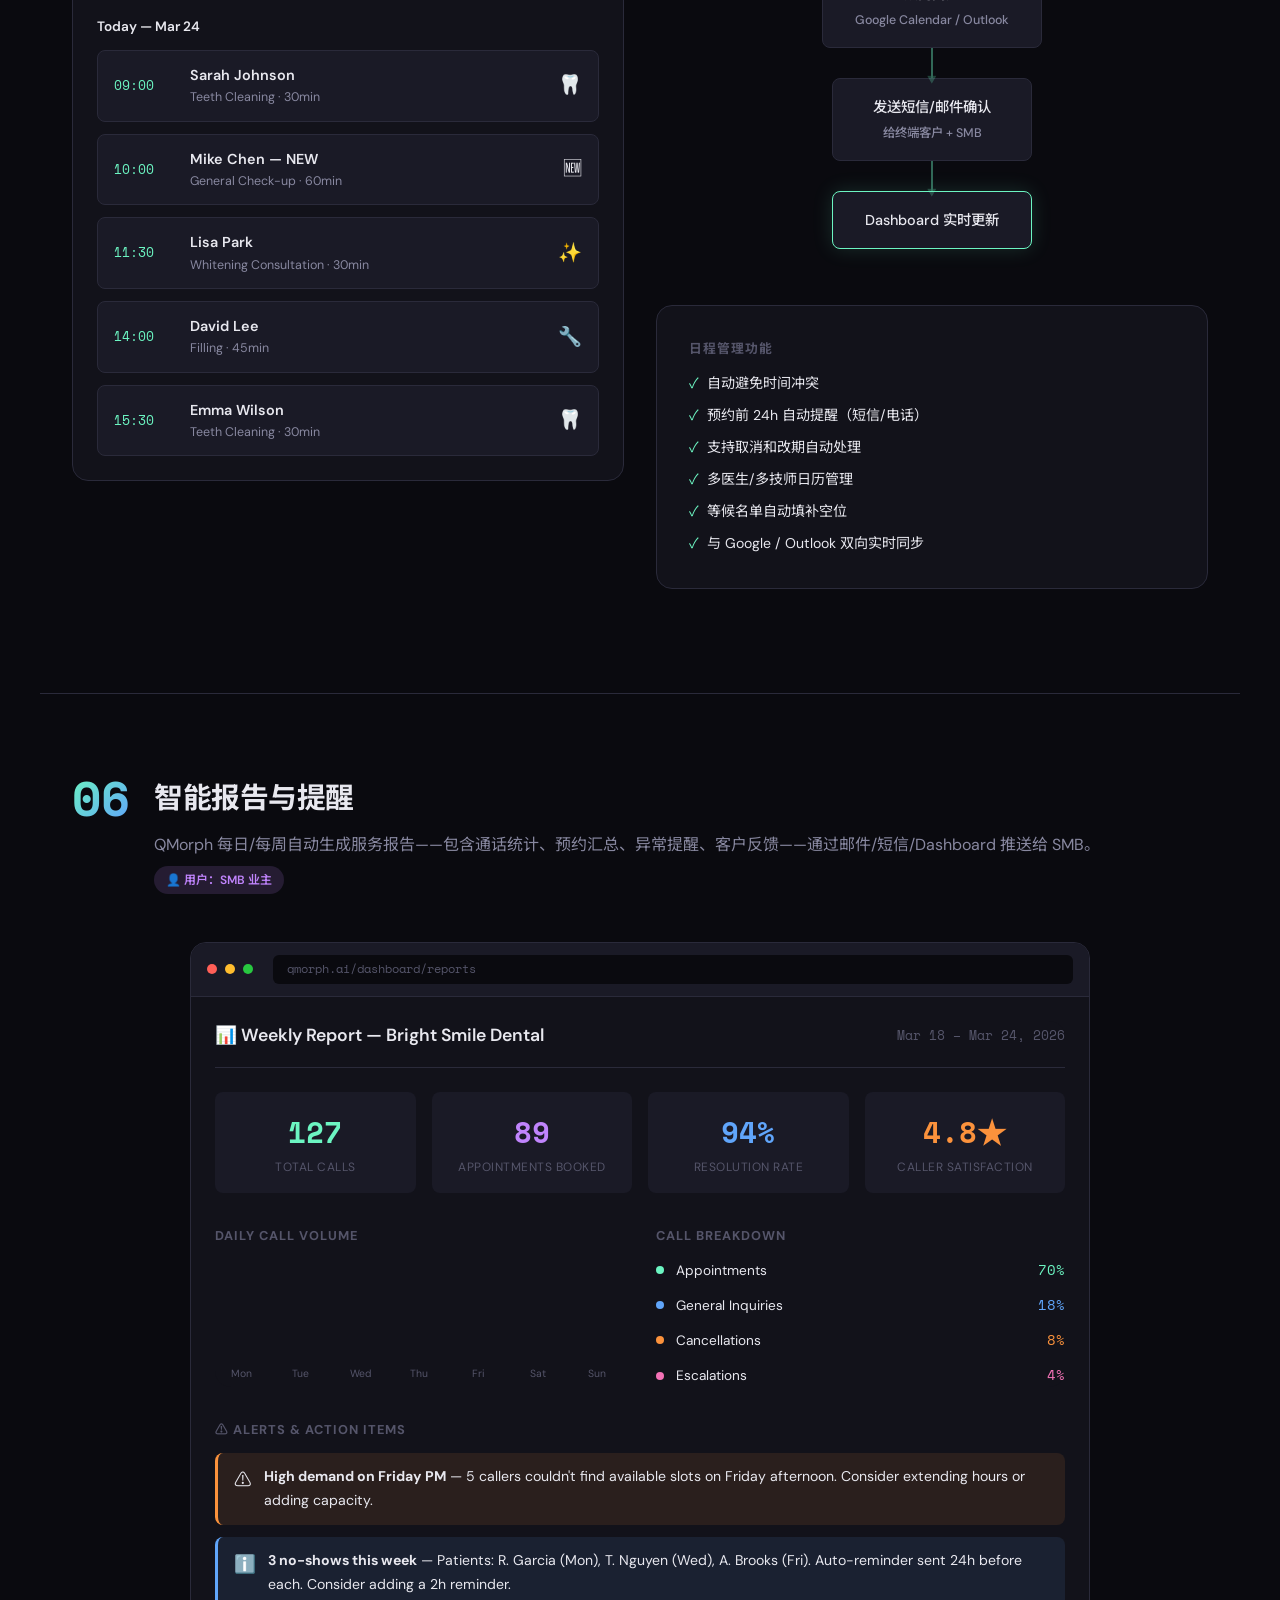
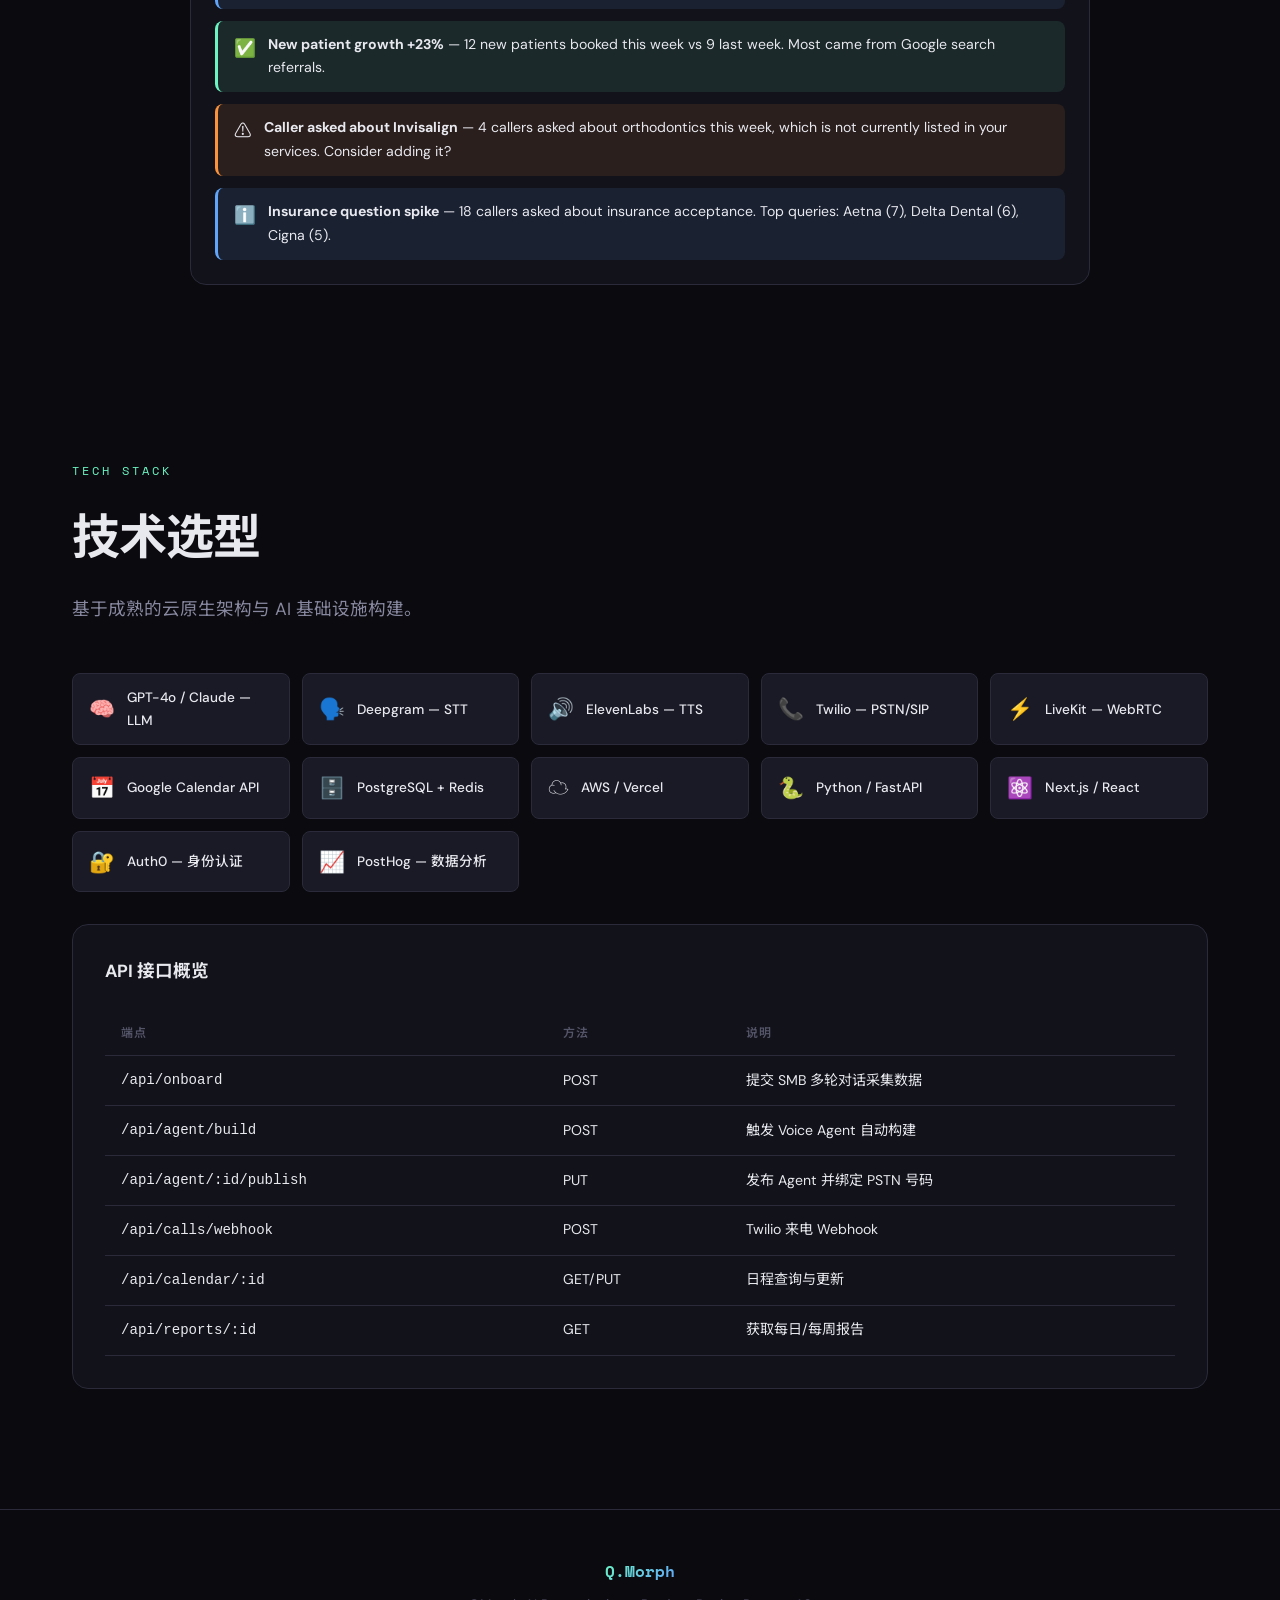
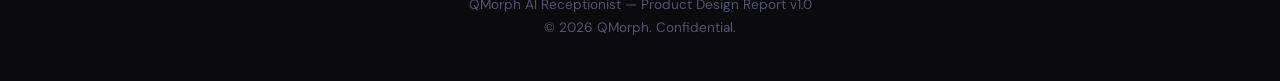
<file: qmorph-standalone.html>
<!DOCTYPE html>
<html lang="zh-CN">
<head>
  <meta charset="UTF-8">
  <meta name="viewport" content="width=device-width, initial-scale=1.0">
  <title>QMorph — AI Receptionist for SMBs | Product Design</title>
  <style>
@import url('https://fonts.googleapis.com/css2?family=DM+Sans:ital,opsz,wght@0,9..40,300;0,9..40,400;0,9..40,500;0,9..40,600;0,9..40,700;1,9..40,400&family=Space+Mono:wght@400;700&family=Noto+Sans+SC:wght@300;400;500;600;700&display=swap');

:root {
  --bg: #0a0a0f;
  --bg-card: #12121a;
  --bg-elevated: #1a1a26;
  --border: #2a2a3a;
  --text: #e8e8ef;
  --text-dim: #8888a0;
  --text-muted: #55556a;
  --accent: #6cf5c2;
  --accent-dim: rgba(108,245,194,0.15);
  --accent2: #c084fc;
  --accent3: #60a5fa;
  --accent4: #fb923c;
  --accent5: #f472b6;
  --gradient-1: linear-gradient(135deg, #6cf5c2 0%, #60a5fa 100%);
  --gradient-2: linear-gradient(135deg, #c084fc 0%, #f472b6 100%);
  --radius: 16px;
  --radius-sm: 8px;
  --font: 'DM Sans', 'Noto Sans SC', sans-serif;
  --mono: 'Space Mono', monospace;
}

* { margin:0; padding:0; box-sizing:border-box; }
html { scroll-behavior: smooth; font-size: 16px; }
body {
  background: var(--bg);
  color: var(--text);
  font-family: var(--font);
  line-height: 1.7;
  overflow-x: hidden;
}

/* Scrollbar */
::-webkit-scrollbar { width: 6px; }
::-webkit-scrollbar-track { background: var(--bg); }
::-webkit-scrollbar-thumb { background: var(--border); border-radius: 3px; }

/* Navigation */
nav {
  position: fixed; top: 0; left: 0; right: 0; z-index: 100;
  backdrop-filter: blur(20px);
  background: rgba(10,10,15,0.8);
  border-bottom: 1px solid var(--border);
  padding: 0 2rem;
  height: 64px;
  display: flex; align-items: center; justify-content: space-between;
}
nav .logo {
  font-family: var(--mono);
  font-weight: 700; font-size: 1.25rem;
  background: var(--gradient-1);
  -webkit-background-clip: text;
  -webkit-text-fill-color: transparent;
  letter-spacing: -0.5px;
}
nav .nav-links { display: flex; gap: 1.5rem; align-items: center; }
nav .nav-links a {
  color: var(--text-dim); text-decoration: none;
  font-size: 0.85rem; font-weight: 500;
  transition: color 0.3s;
}
nav .nav-links a:hover { color: var(--accent); }
.nav-pill {
  background: var(--accent-dim);
  color: var(--accent) !important;
  padding: 6px 16px;
  border-radius: 20px;
  border: 1px solid rgba(108,245,194,0.2);
}
.lang-btn {
  background: var(--bg-elevated);
  color: var(--text);
  border: 1px solid var(--border);
  padding: 5px 14px;
  border-radius: 20px;
  font-family: var(--mono);
  font-size: 0.78rem;
  font-weight: 700;
  cursor: pointer;
  transition: all 0.3s;
  letter-spacing: 0.5px;
  margin-left: 0.25rem;
}
.lang-btn:hover {
  border-color: var(--accent);
  color: var(--accent);
}

/* Hero */
.hero {
  min-height: 100vh;
  display: flex; flex-direction: column;
  align-items: center; justify-content: center;
  text-align: center;
  padding: 8rem 2rem 4rem;
  position: relative;
  overflow: hidden;
}
.hero::before {
  content: '';
  position: absolute; top: -50%; left: -50%;
  width: 200%; height: 200%;
  background: radial-gradient(ellipse at 50% 30%, rgba(108,245,194,0.06) 0%, transparent 60%),
              radial-gradient(ellipse at 30% 70%, rgba(192,132,252,0.04) 0%, transparent 50%);
  pointer-events: none;
}
.hero-badge {
  display: inline-flex; align-items: center; gap: 8px;
  background: var(--accent-dim);
  border: 1px solid rgba(108,245,194,0.2);
  border-radius: 30px; padding: 8px 20px;
  font-size: 0.82rem; font-weight: 500;
  color: var(--accent); margin-bottom: 2rem;
  animation: fadeUp 0.8s ease;
}
.hero h1 {
  font-size: clamp(2.8rem, 6vw, 5.5rem);
  font-weight: 700; letter-spacing: -2px;
  line-height: 1.1; margin-bottom: 1.5rem;
  animation: fadeUp 0.8s ease 0.1s both;
}
.hero h1 span {
  background: var(--gradient-1);
  -webkit-background-clip: text;
  -webkit-text-fill-color: transparent;
}
.hero p {
  font-size: 1.2rem; color: var(--text-dim);
  max-width: 640px; margin-bottom: 3rem;
  animation: fadeUp 0.8s ease 0.2s both;
}
.hero-stats {
  display: flex; gap: 3rem;
  animation: fadeUp 0.8s ease 0.3s both;
}
.hero-stats .stat { text-align: center; }
.hero-stats .stat-val {
  font-family: var(--mono);
  font-size: 2rem; font-weight: 700;
  background: var(--gradient-1);
  -webkit-background-clip: text;
  -webkit-text-fill-color: transparent;
}
.hero-stats .stat-label {
  font-size: 0.8rem; color: var(--text-muted);
  text-transform: uppercase; letter-spacing: 1px;
}

/* Sections */
section { padding: 6rem 2rem; max-width: 1200px; margin: 0 auto; }
.section-label {
  font-family: var(--mono);
  font-size: 0.75rem;
  text-transform: uppercase;
  letter-spacing: 3px;
  color: var(--accent);
  margin-bottom: 1rem;
}
.section-title {
  font-size: clamp(2rem, 4vw, 3rem);
  font-weight: 700;
  letter-spacing: -1px;
  margin-bottom: 1rem;
}
.section-desc {
  color: var(--text-dim);
  font-size: 1.1rem;
  max-width: 600px;
  margin-bottom: 3rem;
}

/* Architecture Diagram */
.arch-diagram {
  background: var(--bg-card);
  border: 1px solid var(--border);
  border-radius: var(--radius);
  padding: 3rem;
  margin: 3rem 0;
  overflow-x: auto;
}
.arch-flow {
  display: flex; align-items: center; justify-content: center;
  gap: 0; flex-wrap: wrap; min-width: 900px;
}
.arch-node {
  background: var(--bg-elevated);
  border: 1px solid var(--border);
  border-radius: var(--radius-sm);
  padding: 1.2rem 1.5rem;
  text-align: center;
  min-width: 140px;
  transition: all 0.3s;
}
.arch-node:hover {
  border-color: var(--accent);
  box-shadow: 0 0 20px rgba(108,245,194,0.1);
  transform: translateY(-2px);
}
.arch-node .node-icon { font-size: 1.8rem; margin-bottom: 0.5rem; }
.arch-node .node-title { font-weight: 600; font-size: 0.9rem; margin-bottom: 0.25rem; }
.arch-node .node-sub { font-size: 0.75rem; color: var(--text-muted); }
.arch-arrow {
  color: var(--accent);
  font-size: 1.5rem;
  padding: 0 0.5rem;
  opacity: 0.5;
}

/* Step cards */
.step-section {
  padding: 5rem 2rem;
  max-width: 1200px;
  margin: 0 auto;
  border-top: 1px solid var(--border);
}
.step-header {
  display: flex; align-items: flex-start; gap: 1.5rem;
  margin-bottom: 3rem;
}
.step-num {
  font-family: var(--mono);
  font-size: 3rem; font-weight: 700;
  line-height: 1;
  background: var(--gradient-1);
  -webkit-background-clip: text;
  -webkit-text-fill-color: transparent;
  flex-shrink: 0;
}
.step-header h2 {
  font-size: 1.8rem; font-weight: 700;
  letter-spacing: -0.5px; margin-bottom: 0.5rem;
}
.step-header p { color: var(--text-dim); font-size: 1rem; }
.user-badge {
  display: inline-flex; align-items: center; gap: 6px;
  padding: 4px 12px; border-radius: 20px;
  font-size: 0.75rem; font-weight: 600;
  margin-top: 0.5rem;
}
.user-sme { background: rgba(192,132,252,0.15); color: var(--accent2); }
.user-internal { background: rgba(96,165,250,0.15); color: var(--accent3); }
.user-end { background: rgba(251,146,60,0.15); color: var(--accent4); }

/* Mock UI */
.mock-ui {
  background: var(--bg-card);
  border: 1px solid var(--border);
  border-radius: var(--radius);
  overflow: hidden;
}
.mock-titlebar {
  display: flex; align-items: center; gap: 8px;
  padding: 12px 16px;
  background: var(--bg-elevated);
  border-bottom: 1px solid var(--border);
}
.mock-dot {
  width: 10px; height: 10px;
  border-radius: 50%;
}
.mock-dot:nth-child(1) { background: #ff5f57; }
.mock-dot:nth-child(2) { background: #ffbd2e; }
.mock-dot:nth-child(3) { background: #28c840; }
.mock-url {
  margin-left: 12px;
  background: var(--bg); border-radius: 6px;
  padding: 4px 14px; font-size: 0.75rem;
  color: var(--text-muted); font-family: var(--mono);
  flex: 1;
}
.mock-body { padding: 1.5rem; }

/* Chat UI */
.chat-container { max-width: 100%; }
.chat-messages { display: flex; flex-direction: column; gap: 1rem; margin-bottom: 1.5rem; }
.chat-msg {
  display: flex; gap: 0.75rem;
  max-width: 85%;
  animation: fadeUp 0.5s ease both;
}
.chat-msg.bot { align-self: flex-start; }
.chat-msg.user { align-self: flex-end; flex-direction: row-reverse; }
.chat-avatar {
  width: 32px; height: 32px;
  border-radius: 50%;
  display: flex; align-items: center; justify-content: center;
  font-size: 0.8rem; flex-shrink: 0;
  font-weight: 700;
}
.chat-msg.bot .chat-avatar { background: var(--accent-dim); color: var(--accent); }
.chat-msg.user .chat-avatar { background: rgba(192,132,252,0.15); color: var(--accent2); }
.chat-bubble {
  padding: 0.75rem 1rem;
  border-radius: 14px;
  font-size: 0.9rem;
  line-height: 1.5;
}
.chat-msg.bot .chat-bubble {
  background: var(--bg-elevated);
  border: 1px solid var(--border);
  border-bottom-left-radius: 4px;
}
.chat-msg.user .chat-bubble {
  background: rgba(192,132,252,0.12);
  border: 1px solid rgba(192,132,252,0.2);
  border-bottom-right-radius: 4px;
}
.chat-input-row {
  display: flex; gap: 0.5rem;
}
.chat-input {
  flex: 1;
  background: var(--bg-elevated);
  border: 1px solid var(--border);
  border-radius: 12px;
  padding: 0.75rem 1rem;
  color: var(--text);
  font-family: var(--font);
  font-size: 0.9rem;
  outline: none;
  transition: border-color 0.3s;
}
.chat-input:focus { border-color: var(--accent); }
.chat-send {
  background: var(--accent);
  color: var(--bg);
  border: none; border-radius: 12px;
  padding: 0 1.2rem;
  font-weight: 600; font-size: 0.85rem;
  cursor: pointer;
  transition: opacity 0.2s;
}
.chat-send:hover { opacity: 0.85; }

/* Config panel */
.config-grid {
  display: grid;
  grid-template-columns: 1fr 1fr;
  gap: 1.5rem;
}
@media (max-width: 768px) { .config-grid { grid-template-columns: 1fr; } }
.config-card {
  background: var(--bg-elevated);
  border: 1px solid var(--border);
  border-radius: var(--radius-sm);
  padding: 1.25rem;
}
.config-card h4 {
  font-size: 0.8rem;
  text-transform: uppercase;
  letter-spacing: 1px;
  color: var(--text-muted);
  margin-bottom: 0.75rem;
}
.config-val {
  font-size: 0.95rem;
  color: var(--text);
  line-height: 1.6;
}
.config-tag {
  display: inline-block;
  background: var(--accent-dim);
  color: var(--accent);
  padding: 2px 10px;
  border-radius: 12px;
  font-size: 0.78rem;
  margin: 2px 4px 2px 0;
}

/* Phone demo */
.phone-frame {
  width: 320px;
  margin: 0 auto;
  background: #000;
  border-radius: 36px;
  padding: 12px;
  border: 2px solid #333;
  box-shadow: 0 20px 60px rgba(0,0,0,0.5);
}
.phone-screen {
  background: var(--bg-card);
  border-radius: 26px;
  overflow: hidden;
  min-height: 500px;
}
.phone-status {
  display: flex; justify-content: space-between; align-items: center;
  padding: 12px 20px 8px;
  font-size: 0.72rem; font-weight: 600; color: var(--text);
}
.phone-notch {
  width: 100px; height: 28px;
  background: #000;
  border-radius: 0 0 16px 16px;
  margin: 0 auto;
}
.call-screen {
  display: flex; flex-direction: column;
  align-items: center; justify-content: center;
  padding: 2rem 1rem;
  text-align: center;
}
.call-avatar-ring {
  width: 90px; height: 90px;
  border-radius: 50%;
  border: 3px solid var(--accent);
  display: flex; align-items: center; justify-content: center;
  margin-bottom: 1.5rem;
  animation: pulse-ring 2s ease infinite;
}
.call-avatar-inner {
  width: 70px; height: 70px;
  border-radius: 50%;
  background: var(--accent-dim);
  display: flex; align-items: center; justify-content: center;
  font-size: 1.8rem;
}
.call-name { font-size: 1.2rem; font-weight: 600; margin-bottom: 0.25rem; }
.call-status { font-size: 0.82rem; color: var(--accent); margin-bottom: 2rem; }
.call-transcript {
  background: var(--bg-elevated);
  border-radius: 12px;
  padding: 1rem;
  margin: 0 0.5rem 1.5rem;
  text-align: left;
  font-size: 0.82rem;
  line-height: 1.6;
  max-height: 180px;
  overflow-y: auto;
}
.call-transcript .t-agent { color: var(--accent); }
.call-transcript .t-user { color: var(--accent4); }
.call-actions {
  display: flex; gap: 1.5rem; margin-top: 1rem;
}
.call-btn {
  width: 50px; height: 50px;
  border-radius: 50%;
  border: none;
  display: flex; align-items: center; justify-content: center;
  font-size: 1.3rem; cursor: pointer;
}
.call-btn-end { background: #ef4444; }
.call-btn-mute { background: var(--bg-elevated); border: 1px solid var(--border); }

/* Calendar */
.calendar-grid {
  display: grid;
  grid-template-columns: repeat(7, 1fr);
  gap: 2px;
  margin-bottom: 1.5rem;
}
.cal-header {
  text-align: center;
  font-size: 0.72rem;
  font-weight: 600;
  color: var(--text-muted);
  padding: 8px 0;
  text-transform: uppercase;
}
.cal-day {
  aspect-ratio: 1;
  display: flex; flex-direction: column;
  align-items: center; justify-content: center;
  border-radius: 8px;
  font-size: 0.82rem;
  cursor: default;
  transition: all 0.2s;
  position: relative;
}
.cal-day.has-event::after {
  content: '';
  width: 5px; height: 5px;
  border-radius: 50%;
  background: var(--accent);
  position: absolute;
  bottom: 4px;
}
.cal-day.today {
  background: var(--accent);
  color: var(--bg);
  font-weight: 700;
}
.cal-day.other { color: var(--text-muted); }
.agenda-list { display: flex; flex-direction: column; gap: 0.75rem; }
.agenda-item {
  display: flex; align-items: center; gap: 1rem;
  background: var(--bg-elevated);
  border: 1px solid var(--border);
  border-radius: var(--radius-sm);
  padding: 0.75rem 1rem;
  transition: all 0.2s;
}
.agenda-item:hover { border-color: var(--accent); }
.agenda-time {
  font-family: var(--mono);
  font-size: 0.8rem;
  color: var(--accent);
  min-width: 60px;
}
.agenda-info h5 { font-size: 0.9rem; font-weight: 600; }
.agenda-info p { font-size: 0.78rem; color: var(--text-dim); }
.agenda-type {
  margin-left: auto;
  font-size: 1.2rem;
}

/* Report */
.report-card {
  background: var(--bg-card);
  border: 1px solid var(--border);
  border-radius: var(--radius);
  padding: 2rem;
  margin-bottom: 1.5rem;
}
.report-header {
  display: flex; justify-content: space-between; align-items: center;
  margin-bottom: 1.5rem;
  padding-bottom: 1rem;
  border-bottom: 1px solid var(--border);
}
.report-header h3 { font-size: 1.1rem; font-weight: 600; }
.report-date { font-family: var(--mono); font-size: 0.8rem; color: var(--text-muted); }
.stat-grid {
  display: grid;
  grid-template-columns: repeat(4, 1fr);
  gap: 1rem;
  margin-bottom: 2rem;
}
@media (max-width: 768px) { .stat-grid { grid-template-columns: repeat(2, 1fr); } }
.stat-card {
  background: var(--bg-elevated);
  border-radius: var(--radius-sm);
  padding: 1rem;
  text-align: center;
}
.stat-card .sc-val {
  font-family: var(--mono);
  font-size: 1.8rem;
  font-weight: 700;
}
.stat-card .sc-label {
  font-size: 0.75rem;
  color: var(--text-muted);
  text-transform: uppercase;
  letter-spacing: 0.5px;
}
.alert-list { display: flex; flex-direction: column; gap: 0.75rem; }
.alert-item {
  display: flex; align-items: flex-start; gap: 0.75rem;
  padding: 0.75rem 1rem;
  border-radius: var(--radius-sm);
  font-size: 0.88rem;
}
.alert-item.info { background: rgba(96,165,250,0.1); border-left: 3px solid var(--accent3); }
.alert-item.warn { background: rgba(251,146,60,0.1); border-left: 3px solid var(--accent4); }
.alert-item.success { background: rgba(108,245,194,0.1); border-left: 3px solid var(--accent); }
.alert-icon { font-size: 1.1rem; flex-shrink: 0; margin-top: 1px; }

/* Flow diagram */
.flow-container {
  display: flex; flex-direction: column;
  align-items: center; gap: 0;
  padding: 2rem 0;
}
.flow-node {
  background: var(--bg-elevated);
  border: 1px solid var(--border);
  border-radius: var(--radius-sm);
  padding: 1rem 2rem;
  text-align: center;
  font-size: 0.9rem;
  font-weight: 500;
  min-width: 200px;
  transition: all 0.3s;
}
.flow-node:hover { border-color: var(--accent); }
.flow-node.highlight {
  border-color: var(--accent);
  box-shadow: 0 0 20px rgba(108,245,194,0.15);
}
.flow-arrow-down {
  width: 2px; height: 30px;
  background: var(--accent);
  opacity: 0.4;
  position: relative;
}
.flow-arrow-down::after {
  content: '▼';
  position: absolute;
  bottom: -10px; left: 50%;
  transform: translateX(-50%);
  font-size: 0.6rem;
  color: var(--accent);
  opacity: 0.6;
}

/* Two column layout */
.two-col {
  display: grid;
  grid-template-columns: 1fr 1fr;
  gap: 2rem;
  align-items: start;
}
@media (max-width: 900px) { .two-col { grid-template-columns: 1fr; } }

/* Spec Table */
.spec-table {
  width: 100%;
  border-collapse: collapse;
}
.spec-table th, .spec-table td {
  text-align: left;
  padding: 0.75rem 1rem;
  border-bottom: 1px solid var(--border);
  font-size: 0.88rem;
}
.spec-table th {
  color: var(--text-muted);
  font-weight: 600;
  font-size: 0.75rem;
  text-transform: uppercase;
  letter-spacing: 1px;
}

/* Footer */
footer {
  border-top: 1px solid var(--border);
  padding: 3rem 2rem;
  text-align: center;
  color: var(--text-muted);
  font-size: 0.85rem;
}

/* Animations */
@keyframes fadeUp {
  from { opacity: 0; transform: translateY(20px); }
  to { opacity: 1; transform: translateY(0); }
}
@keyframes pulse-ring {
  0%, 100% { box-shadow: 0 0 0 0 rgba(108,245,194,0.3); }
  50% { box-shadow: 0 0 0 12px rgba(108,245,194,0); }
}
.fade-in { animation: fadeUp 0.6s ease both; }

/* Bar chart */
.bar-chart { display: flex; align-items: flex-end; gap: 6px; height: 120px; margin-top: 1rem; }
.bar-col { display: flex; flex-direction: column; align-items: center; gap: 4px; flex: 1; }
.bar {
  width: 100%; border-radius: 4px 4px 0 0;
  background: var(--accent);
  opacity: 0.7;
  transition: opacity 0.2s;
}
.bar:hover { opacity: 1; }
.bar-label { font-size: 0.65rem; color: var(--text-muted); }

/* Tech stack */
.tech-grid {
  display: grid;
  grid-template-columns: repeat(auto-fill, minmax(180px, 1fr));
  gap: 0.75rem;
}
.tech-item {
  background: var(--bg-elevated);
  border: 1px solid var(--border);
  border-radius: var(--radius-sm);
  padding: 0.75rem 1rem;
  display: flex; align-items: center; gap: 0.75rem;
  font-size: 0.85rem; font-weight: 500;
}
.tech-icon { font-size: 1.3rem; }
</style>
</head>
<body>

<nav>
  <div class="logo">Q.Morph</div>
  <div class="nav-links">
    <a href="#overview" data-i18n="nav_overview">概览</a>
    <a href="#architecture" data-i18n="nav_arch">架构</a>
    <a href="#step1" data-i18n="nav_collect">采集</a>
    <a href="#step2" data-i18n="nav_build">构建</a>
    <a href="#step3" data-i18n="nav_connect">接入</a>
    <a href="#step4" data-i18n="nav_serve">服务</a>
    <a href="#step5" data-i18n="nav_cal">日程</a>
    <a href="#step6" data-i18n="nav_report">报告</a>
    <a href="demo.html" class="nav-cta" data-i18n="nav_demo">体验 Demo</a>
    <button id="lang-toggle" class="lang-btn" onclick="toggleLang()">EN</button>
  </div>
</nav>

<!-- HERO -->
<div class="hero" id="overview">
  <div class="hero-badge">◆ Product Design Report v1.0</div>
  <h1 data-i18n-html="hero_title">Your AI Front Desk,<br><span>Always On.</span></h1>
  <p data-i18n="hero_desc">QMorph 为中小企业打造专属 AI 语音前台——从需求采集到电话接入、日程管理、智能报告，一站式全流程解决方案。</p>
  <div class="hero-stats">
    <div class="stat"><div class="stat-val">6</div><div class="stat-label" data-i18n="stat_steps">Core Steps</div></div>
    <div class="stat"><div class="stat-val">3</div><div class="stat-label" data-i18n="stat_roles">User Roles</div></div>
    <div class="stat"><div class="stat-val">24/7</div><div class="stat-label" data-i18n="stat_avail">Availability</div></div>
    <div class="stat"><div class="stat-val">&lt;2s</div><div class="stat-label" data-i18n="stat_resp">Response</div></div>
  </div>
</div>

<!-- ARCHITECTURE -->
<section id="architecture">
  <div class="section-label">System Architecture</div>
  <div class="section-title" data-i18n="arch_title">端到端流程架构</div>
  <div class="section-desc" data-i18n="arch_desc">从 SMB 注册到终端用户通话，再到智能报告推送——六步形成完整闭环。</div>
  <div class="arch-diagram">
    <div class="arch-flow">
      <div class="arch-node"><div class="node-icon">💬</div><div class="node-title" data-i18n="arch_n1">需求采集</div><div class="node-sub" data-i18n="arch_n1s">多轮对话</div></div>
      <div class="arch-arrow">→</div>
      <div class="arch-node"><div class="node-icon">⚙️</div><div class="node-title" data-i18n="arch_n2">Agent 构建</div><div class="node-sub" data-i18n="arch_n2s">自动配置</div></div>
      <div class="arch-arrow">→</div>
      <div class="arch-node"><div class="node-icon">📞</div><div class="node-title" data-i18n="arch_n3">PSTN 接入</div><div class="node-sub" data-i18n="arch_n3s">号码转接</div></div>
      <div class="arch-arrow">→</div>
      <div class="arch-node"><div class="node-icon">🎙️</div><div class="node-title" data-i18n="arch_n4">语音服务</div><div class="node-sub" data-i18n="arch_n4s">实时对话</div></div>
      <div class="arch-arrow">→</div>
      <div class="arch-node"><div class="node-icon">📅</div><div class="node-title" data-i18n="arch_n5">日程管理</div><div class="node-sub" data-i18n="arch_n5s">日历同步</div></div>
      <div class="arch-arrow">→</div>
      <div class="arch-node"><div class="node-icon">📊</div><div class="node-title" data-i18n="arch_n6">智能报告</div><div class="node-sub" data-i18n="arch_n6s">自动推送</div></div>
    </div>
  </div>

  <div class="two-col" style="margin-top:2rem;">
    <div>
      <h3 style="font-size:1.1rem;margin-bottom:1rem;" data-i18n="arch_roles_title">三类用户角色</h3>
      <div style="display:flex;flex-direction:column;gap:0.75rem;">
        <div class="agenda-item"><div class="agenda-type">🏢</div><div class="agenda-info"><h5 data-i18n="role_sme">SMB 业主</h5><p data-i18n="role_sme_d">配置 Agent、管理日程、查看报告</p></div><span class="user-badge user-sme" data-i18n="role_sme_badge">主用户</span></div>
        <div class="agenda-item"><div class="agenda-type">🔧</div><div class="agenda-info"><h5 data-i18n="role_platform">QMorph 平台</h5><p data-i18n="role_platform_d">自动构建 Agent、管理基础设施</p></div><span class="user-badge user-internal" data-i18n="role_platform_badge">内部</span></div>
        <div class="agenda-item"><div class="agenda-type">👤</div><div class="agenda-info"><h5 data-i18n="role_end">终端客户</h5><p data-i18n="role_end_d">通过电话与 Voice Agent 交互</p></div><span class="user-badge user-end" data-i18n="role_end_badge">终端用户</span></div>
      </div>
    </div>
    <div>
      <h3 style="font-size:1.1rem;margin-bottom:1rem;" data-i18n="arch_value_title">核心价值</h3>
      <div style="display:flex;flex-direction:column;gap:0.75rem;">
        <div class="agenda-item"><div class="agenda-type">⚡</div><div class="agenda-info"><h5 data-i18n="val_5min">5 分钟上线</h5><p data-i18n="val_5min_d">从注册到电话接入不超过 5 分钟</p></div></div>
        <div class="agenda-item"><div class="agenda-type">💰</div><div class="agenda-info"><h5 data-i18n="val_cost">节省 80% 成本</h5><p data-i18n="val_cost_d">替代传统前台/客服人力开支</p></div></div>
        <div class="agenda-item"><div class="agenda-type">🌐</div><div class="agenda-info"><h5 data-i18n="val_lang">多语言支持</h5><p data-i18n="val_lang_d">英语、中文、西语等自动切换</p></div></div>
      </div>
    </div>
  </div>
</section>

<!-- PLACEHOLDER FOR STEPS -->
<!-- STEP 1 -->
<div class="step-section" id="step1">
  <div class="step-header">
    <div class="step-num">01</div>
    <div>
      <h2 data-i18n="s1_title">需求采集 — 多轮对话</h2>
      <p data-i18n="s1_desc">SMB 业主通过 QMorph 官网的智能对话窗口，描述自己的业务类型、服务内容、营业时间等。系统通过多轮引导，完成信息采集。</p>
      <div class="user-badge user-sme" data-i18n="s1_user">👤 用户：SMB 业主</div>
    </div>
  </div>

  <div class="mock-ui">
    <div class="mock-titlebar">
      <div class="mock-dot"></div><div class="mock-dot"></div><div class="mock-dot"></div>
      <div class="mock-url">qmorph.ai/onboarding</div>
    </div>
    <div class="mock-body">
      <div style="text-align:center;margin-bottom:1.5rem;">
        <div style="font-size:1.3rem;font-weight:700;">Setup Your AI Receptionist</div>
        <div style="font-size:0.85rem;color:var(--text-dim);">Tell us about your business — we'll handle the rest.</div>
      </div>
      <div class="chat-container">
        <div class="chat-messages">
          <div class="chat-msg bot"><div class="chat-avatar">Q</div><div class="chat-bubble">Hi! 👋 I'm QMorph. Let's set up your AI receptionist. What type of business do you run?</div></div>
          <div class="chat-msg user"><div class="chat-avatar">S</div><div class="chat-bubble">I run a dental clinic — Bright Smile Dental, based in Austin, TX.</div></div>
          <div class="chat-msg bot"><div class="chat-avatar">Q</div><div class="chat-bubble">Great! A dental clinic. What services do you offer? (e.g., general check-ups, cleanings, orthodontics, emergency visits…)</div></div>
          <div class="chat-msg user"><div class="chat-avatar">S</div><div class="chat-bubble">General check-ups, teeth cleaning, whitening, fillings, and emergency dental care.</div></div>
          <div class="chat-msg bot"><div class="chat-avatar">Q</div><div class="chat-bubble">Got it. What are your business hours? And how long is a typical appointment slot?</div></div>
          <div class="chat-msg user"><div class="chat-avatar">S</div><div class="chat-bubble">Monday-Friday 9am to 6pm, Saturday 9am to 1pm. Usually 30 min per slot, 1 hour for new patients.</div></div>
          <div class="chat-msg bot"><div class="chat-avatar">Q</div><div class="chat-bubble">Perfect. Would you like QMorph to handle: ✅ Appointment booking ✅ Rescheduling / Cancellation ✅ Business hour inquiries ✅ Insurance questions — or anything else?</div></div>
          <div class="chat-msg user"><div class="chat-avatar">S</div><div class="chat-bubble">All of those, plus emergency triage — ask if it's urgent and give them our emergency number if needed.</div></div>
          <div class="chat-msg bot"><div class="chat-avatar">Q</div><div class="chat-bubble">Excellent! Last question — what tone should your AI receptionist have? Friendly & warm? Professional & concise?</div></div>
          <div class="chat-msg user"><div class="chat-avatar">S</div><div class="chat-bubble">Warm and friendly, like talking to a helpful neighbor. We want patients to feel comfortable.</div></div>
        </div>
        <div class="chat-input-row">
          <input class="chat-input" placeholder="Type your reply..." disabled>
          <button class="chat-send">Send</button>
        </div>
      </div>
    </div>
  </div>

  <div class="report-card" style="margin-top:2rem;">
    <div class="report-header">
      <h3 data-i18n="s1_schema_title">📋 采集字段清单</h3>
      <span class="report-date">Onboarding Schema v1</span>
    </div>
    <table class="spec-table">
      <thead><tr><th data-i18n="th_field">字段</th><th data-i18n="th_desc">说明</th><th data-i18n="th_example">示例</th></tr></thead>
      <tbody>
        <tr><td>business_name</td><td data-i18n="f_bname">企业名称</td><td>Bright Smile Dental</td></tr>
        <tr><td>business_type</td><td data-i18n="f_btype">行业类型</td><td>Dental Clinic</td></tr>
        <tr><td>location</td><td data-i18n="f_loc">地址</td><td>Austin, TX</td></tr>
        <tr><td>services[]</td><td data-i18n="f_svc">服务项目列表</td><td>Check-up, Cleaning, Whitening…</td></tr>
        <tr><td>hours{}</td><td data-i18n="f_hours">营业时间</td><td>Mon-Fri 9-18, Sat 9-13</td></tr>
        <tr><td>slot_duration</td><td data-i18n="f_slot">默认预约时长</td><td>30min / 60min (new)</td></tr>
        <tr><td>capabilities[]</td><td data-i18n="f_caps">Agent 功能</td><td>Booking, Reschedule, Triage…</td></tr>
        <tr><td>tone</td><td data-i18n="f_tone">语气风格</td><td>Warm & Friendly</td></tr>
        <tr><td>escalation_rules{}</td><td data-i18n="f_esc">升级规则</td><td>Emergency → call ###</td></tr>
        <tr><td>phone_number</td><td data-i18n="f_phone">原客服电话</td><td>+1 (512) 555-0123</td></tr>
      </tbody>
    </table>
  </div>
</div>

<!-- STEP 2 -->
<div class="step-section" id="step2">
  <div class="step-header">
    <div class="step-num">02</div>
    <div>
      <h2 data-i18n="s2_title">Voice Agent 自动构建</h2>
      <p data-i18n="s2_desc">系统根据采集到的信息，自动生成 Voice Agent 配置——包括 Prompt、TTS 音色、STT 参数、业务逻辑等。SMB 可以随时点击发布。</p>
      <div class="user-badge user-internal" data-i18n="s2_user">🔧 用户：QMorph 平台（自动化）</div>
    </div>
  </div>

  <div class="two-col">
    <div>
      <div class="mock-ui">
        <div class="mock-titlebar">
          <div class="mock-dot"></div><div class="mock-dot"></div><div class="mock-dot"></div>
          <div class="mock-url">qmorph.ai/dashboard/agent/bright-smile</div>
        </div>
        <div class="mock-body">
          <div style="display:flex;justify-content:space-between;align-items:center;margin-bottom:1.5rem;">
            <div>
              <div style="font-size:1.1rem;font-weight:700;">🦷 Bright Smile Dental</div>
              <div style="font-size:0.78rem;color:var(--text-muted);">Agent ID: ag_bsd_0x3f7a</div>
            </div>
            <div style="background:rgba(251,146,60,0.15);color:var(--accent4);padding:4px 14px;border-radius:20px;font-size:0.78rem;font-weight:600;">● Draft</div>
          </div>
          <div class="config-grid">
            <div class="config-card"><h4>Business Profile</h4><div class="config-val">Bright Smile Dental<br><span style="color:var(--text-dim);font-size:0.85rem;">Dental Clinic · Austin, TX</span></div></div>
            <div class="config-card"><h4>Voice & Tone</h4><div class="config-val"><span class="config-tag">Warm</span><span class="config-tag">Friendly</span><span class="config-tag">Female</span><br><span style="color:var(--text-dim);font-size:0.82rem;">ElevenLabs: "Aria"</span></div></div>
            <div class="config-card"><h4>Capabilities</h4><div class="config-val"><span class="config-tag">📅 Booking</span><span class="config-tag">🔄 Reschedule</span><span class="config-tag">❌ Cancel</span><span class="config-tag">🚨 Triage</span><span class="config-tag">❓ FAQ</span></div></div>
            <div class="config-card"><h4>Business Hours</h4><div class="config-val" style="font-size:0.85rem;">Mon-Fri: 9:00 AM – 6:00 PM<br>Sat: 9:00 AM – 1:00 PM<br>Sun: Closed</div></div>
            <div class="config-card"><h4>Services</h4><div class="config-val"><span class="config-tag">Check-up</span><span class="config-tag">Cleaning</span><span class="config-tag">Whitening</span><span class="config-tag">Fillings</span><span class="config-tag">Emergency</span></div></div>
            <div class="config-card"><h4>Escalation</h4><div class="config-val" style="font-size:0.85rem;">Emergency → +1(512)555-0199<br>Insurance → voicemail<br>Complaint → email alert</div></div>
          </div>
          <div style="margin-top:1.5rem;display:flex;gap:0.75rem;">
            <button style="flex:1;padding:0.75rem;background:var(--bg-elevated);border:1px solid var(--border);border-radius:10px;color:var(--text);font-family:var(--font);font-size:0.9rem;cursor:pointer;">🧪 Test Call</button>
            <button style="flex:1;padding:0.75rem;background:var(--accent);border:none;border-radius:10px;color:var(--bg);font-family:var(--font);font-weight:600;font-size:0.9rem;cursor:pointer;">🚀 Publish Agent</button>
          </div>
        </div>
      </div>
    </div>
    <div>
      <h3 style="font-size:1rem;margin-bottom:1rem;" data-i18n="s2_flow_title">构建流程</h3>
      <div class="flow-container">
        <div class="flow-node" data-i18n="s2_f1">采集数据 JSON</div>
        <div class="flow-arrow-down"></div>
        <div class="flow-node" data-i18n="s2_f2">生成 System Prompt</div>
        <div class="flow-arrow-down"></div>
        <div class="flow-node" data-i18n="s2_f3">配置 TTS 音色 & STT 语言</div>
        <div class="flow-arrow-down"></div>
        <div class="flow-node" data-i18n="s2_f4">注入业务逻辑 (Tools)</div>
        <div class="flow-arrow-down"></div>
        <div class="flow-node" data-i18n="s2_f5">配置 Calendar 集成</div>
        <div class="flow-arrow-down"></div>
        <div class="flow-node highlight" data-i18n="s2_f6">Agent Ready → 等待发布</div>
      </div>

      <div class="report-card" style="margin-top:1rem;">
        <h4 style="font-size:0.8rem;text-transform:uppercase;letter-spacing:1px;color:var(--text-muted);margin-bottom:0.75rem;">Generated System Prompt (preview)</h4>
        <div style="background:var(--bg);border-radius:8px;padding:1rem;font-family:var(--mono);font-size:0.78rem;line-height:1.7;color:var(--text-dim);max-height:200px;overflow-y:auto;">
You are the AI receptionist for <span style="color:var(--accent);">Bright Smile Dental</span>, a dental clinic in Austin, TX.<br><br>
Your personality is <span style="color:var(--accent2);">warm and friendly</span>, like a helpful neighbor.<br><br>
You can help callers with: appointment booking, rescheduling, cancellation, business hours, insurance questions, and emergency triage.<br><br>
Business hours: Mon-Fri 9AM-6PM, Sat 9AM-1PM.<br>
Default appointment: 30min. New patient: 60min.<br><br>
If the caller has a dental emergency, ask about severity. If urgent, provide the emergency line: +1(512)555-0199.
        </div>
      </div>
    </div>
  </div>
</div>

<!-- STEP 3 -->
<div class="step-section" id="step3">
  <div class="step-header">
    <div class="step-num">03</div>
    <div>
      <h2 data-i18n="s3_title">PSTN 电话接入</h2>
      <p data-i18n="s3_desc">Agent 发布后，系统通过 Twilio 将 SMB 的原有客服号码呼叫转接到 QMorph Voice Agent。终端客户拨打原号码即可直达 AI 前台。</p>
      <div class="user-badge user-sme" data-i18n="s3_user">👤 用户：SMB 业主（配置）</div>
    </div>
  </div>

  <div class="two-col">
    <div>
      <h3 style="font-size:1rem;margin-bottom:1.5rem;" data-i18n="s3_flow_title">呼叫转接流程</h3>
      <div class="flow-container">
        <div class="flow-node" data-i18n-html="s3_f1">👤 终端客户拨打<br><span style="font-family:var(--mono);color:var(--accent);font-size:0.85rem;">+1(512)555-0123</span></div>
        <div class="flow-arrow-down"></div>
        <div class="flow-node" data-i18n="s3_f2">📞 PSTN 网络路由</div>
        <div class="flow-arrow-down"></div>
        <div class="flow-node" data-i18n-html="s3_f3">Twilio 呼叫转接<br><span style="font-size:0.78rem;color:var(--text-dim);">Call Forwarding / SIP Trunk</span></div>
        <div class="flow-arrow-down"></div>
        <div class="flow-node" data-i18n="s3_f4">QMorph WebSocket 网关</div>
        <div class="flow-arrow-down"></div>
        <div class="flow-node highlight" data-i18n-html="s3_f5">🎙️ Voice Agent 接听<br><span style="font-size:0.78rem;color:var(--text-dim);">Bright Smile Dental AI</span></div>
      </div>
    </div>
    <div>
      <div class="mock-ui">
        <div class="mock-titlebar">
          <div class="mock-dot"></div><div class="mock-dot"></div><div class="mock-dot"></div>
          <div class="mock-url">qmorph.ai/dashboard/phone</div>
        </div>
        <div class="mock-body">
          <div style="font-size:1rem;font-weight:700;margin-bottom:1.5rem;">📞 Phone Configuration</div>
          <div class="config-grid">
            <div class="config-card">
              <h4>Original Number</h4>
              <div class="config-val" style="font-family:var(--mono);font-size:1.1rem;color:var(--accent4);">+1 (512) 555-0123</div>
              <div style="font-size:0.75rem;color:var(--text-muted);margin-top:4px;">SMB's existing line</div>
            </div>
            <div class="config-card">
              <h4>QMorph Number</h4>
              <div class="config-val" style="font-family:var(--mono);font-size:1.1rem;color:var(--accent);">+1 (512) 555-7890</div>
              <div style="font-size:0.75rem;color:var(--text-muted);margin-top:4px;">Twilio provisioned</div>
            </div>
          </div>
          <div class="config-card" style="margin-top:1rem;">
            <h4>Forwarding Status</h4>
            <div style="display:flex;align-items:center;gap:8px;margin-top:0.5rem;">
              <div style="width:10px;height:10px;border-radius:50%;background:#28c840;"></div>
              <span style="color:var(--accent);font-weight:600;font-size:0.9rem;">Active — All calls forwarding to QMorph Agent</span>
            </div>
            <div style="font-size:0.8rem;color:var(--text-dim);margin-top:0.75rem;">
              Fallback: If Agent unavailable → ring original number<br>
              After hours: Play custom greeting → voicemail
            </div>
          </div>
          <div class="config-card" style="margin-top:1rem;">
            <h4>Recent Calls</h4>
            <div style="display:flex;flex-direction:column;gap:0.5rem;margin-top:0.5rem;font-size:0.82rem;">
              <div style="display:flex;justify-content:space-between;"><span>+1(512)555-4411</span><span style="color:var(--accent);">✓ Booked appt</span><span style="color:var(--text-muted);">2m ago</span></div>
              <div style="display:flex;justify-content:space-between;"><span>+1(512)555-8822</span><span style="color:var(--accent3);">ℹ Hours inquiry</span><span style="color:var(--text-muted);">18m ago</span></div>
              <div style="display:flex;justify-content:space-between;"><span>+1(512)555-3300</span><span style="color:var(--accent4);">⚠ Escalated</span><span style="color:var(--text-muted);">1h ago</span></div>
            </div>
          </div>
        </div>
      </div>
    </div>
  </div>
</div>

<!-- STEP 4 -->
<div class="step-section" id="step4">
  <div class="step-header">
    <div class="step-num">04</div>
    <div>
      <h2 data-i18n="s4_title">语音通话服务</h2>
      <p data-i18n="s4_desc">终端客户拨打电话后，QMorph Voice Agent 以自然语音进行多轮对话，完成预约、查询、分流等任务。以下以牙科诊所预约为例。</p>
      <div class="user-badge user-end" data-i18n="s4_user">👤 用户：SMB 的终端客户</div>
    </div>
  </div>

  <div class="two-col">
    <div style="display:flex;justify-content:center;">
      <div class="phone-frame">
        <div class="phone-screen">
          <div class="phone-notch"></div>
          <div class="phone-status">
            <span>9:41</span>
            <span>📶 ████</span>
          </div>
          <div class="call-screen">
            <div class="call-avatar-ring">
              <div class="call-avatar-inner">🦷</div>
            </div>
            <div class="call-name">Bright Smile Dental</div>
            <div class="call-status">● Connected — 01:42</div>
            <div class="call-transcript">
              <p><span class="t-agent">QMorph:</span> Good morning! This is Bright Smile Dental, how can I help you today?</p><br>
              <p><span class="t-user">Caller:</span> Hi, I'd like to book a teeth cleaning appointment.</p><br>
              <p><span class="t-agent">QMorph:</span> Of course! Let me check our availability. Are you an existing patient with us?</p><br>
              <p><span class="t-user">Caller:</span> Yes, my name is Sarah Johnson.</p><br>
              <p><span class="t-agent">QMorph:</span> Welcome back, Sarah! I can see your file. We have openings this Thursday at 10 AM and 2:30 PM, or Friday at 11 AM. Which works best for you?</p><br>
              <p><span class="t-user">Caller:</span> Thursday 2:30 PM works great.</p><br>
              <p><span class="t-agent">QMorph:</span> You're all set! Thursday, March 26 at 2:30 PM for a teeth cleaning with Dr. Chen. You'll receive a confirmation text shortly. Anything else I can help with?</p>
            </div>
            <div class="call-actions">
              <button class="call-btn call-btn-mute">🔇</button>
              <button class="call-btn call-btn-end">📞</button>
              <button class="call-btn call-btn-mute">🔊</button>
            </div>
          </div>
        </div>
      </div>
    </div>
    <div>
      <h3 style="font-size:1rem;margin-bottom:1rem;" data-i18n="s4_flow_title">对话流程引擎</h3>
      <div class="flow-container">
        <div class="flow-node" data-i18n="s4_f1">来电接入 → 问候语</div>
        <div class="flow-arrow-down"></div>
        <div class="flow-node" data-i18n-html="s4_f2">意图识别<br><span style="font-size:0.78rem;color:var(--text-dim);">Booking / Reschedule / FAQ / Emergency</span></div>
        <div class="flow-arrow-down"></div>
        <div class="flow-node" data-i18n-html="s4_f3">信息收集<br><span style="font-size:0.78rem;color:var(--text-dim);">姓名 · 服务类型 · 时间偏好</span></div>
        <div class="flow-arrow-down"></div>
        <div class="flow-node" data-i18n-html="s4_f4">查询日历可用时段<br><span style="font-size:0.78rem;color:var(--text-dim);">Google Calendar API</span></div>
        <div class="flow-arrow-down"></div>
        <div class="flow-node" data-i18n="s4_f5">确认预约 → 写入日历</div>
        <div class="flow-arrow-down"></div>
        <div class="flow-node highlight" data-i18n="s4_f6">发送短信确认 → 结束通话</div>
      </div>

      <div class="report-card" style="margin-top:1.5rem;">
        <h4 style="font-size:0.8rem;text-transform:uppercase;letter-spacing:1px;color:var(--text-muted);margin-bottom:0.75rem;" data-i18n="s4_scenarios">支持的业务场景</h4>
        <div style="display:grid;grid-template-columns:1fr 1fr;gap:0.5rem;">
          <div class="agenda-item" style="padding:0.6rem 0.8rem;"><div class="agenda-type">🦷</div><div class="agenda-info"><h5 style="font-size:0.82rem;" data-i18n="biz_dental">牙科诊所</h5><p data-i18n="biz_dental_d">预约洗牙/检查</p></div></div>
          <div class="agenda-item" style="padding:0.6rem 0.8rem;"><div class="agenda-type">⚖️</div><div class="agenda-info"><h5 style="font-size:0.82rem;" data-i18n="biz_law">律师事务所</h5><p data-i18n="biz_law_d">预约法律咨询</p></div></div>
          <div class="agenda-item" style="padding:0.6rem 0.8rem;"><div class="agenda-type">🔧</div><div class="agenda-info"><h5 style="font-size:0.82rem;" data-i18n="biz_plumb">水管工</h5><p data-i18n="biz_plumb_d">预约上门维修</p></div></div>
          <div class="agenda-item" style="padding:0.6rem 0.8rem;"><div class="agenda-type">💇</div><div class="agenda-info"><h5 style="font-size:0.82rem;" data-i18n="biz_hair">美发沙龙</h5><p data-i18n="biz_hair_d">预约剪发/造型</p></div></div>
          <div class="agenda-item" style="padding:0.6rem 0.8rem;"><div class="agenda-type">🏥</div><div class="agenda-info"><h5 style="font-size:0.82rem;" data-i18n="biz_clinic">诊所/家医</h5><p data-i18n="biz_clinic_d">预约问诊</p></div></div>
          <div class="agenda-item" style="padding:0.6rem 0.8rem;"><div class="agenda-type">🏠</div><div class="agenda-info"><h5 style="font-size:0.82rem;" data-i18n="biz_realty">房产中介</h5><p data-i18n="biz_realty_d">预约看房</p></div></div>
        </div>
      </div>
    </div>
  </div>
</div>

<!-- STEP 5 -->
<div class="step-section" id="step5">
  <div class="step-header">
    <div class="step-num">05</div>
    <div>
      <h2 data-i18n="s5_title">日程与日历管理</h2>
      <p data-i18n="s5_desc">Voice Agent 自动将预约写入 SMB 的日历系统，支持 Google Calendar / Outlook 双向同步，SMB 可以在 Dashboard 查看和管理所有日程。</p>
      <div class="user-badge user-sme" data-i18n="s5_user">👤 用户：SMB 业主</div>
    </div>
  </div>

  <div class="two-col">
    <div>
      <div class="mock-ui">
        <div class="mock-titlebar">
          <div class="mock-dot"></div><div class="mock-dot"></div><div class="mock-dot"></div>
          <div class="mock-url">qmorph.ai/dashboard/calendar</div>
        </div>
        <div class="mock-body">
          <div style="display:flex;justify-content:space-between;align-items:center;margin-bottom:1rem;">
            <div style="font-size:1rem;font-weight:700;">📅 March 2026</div>
            <div style="display:flex;gap:0.5rem;">
              <span style="font-size:0.75rem;color:var(--text-muted);background:var(--bg-elevated);padding:4px 10px;border-radius:6px;">◀ Prev</span>
              <span style="font-size:0.75rem;color:var(--text-muted);background:var(--bg-elevated);padding:4px 10px;border-radius:6px;">Next ▶</span>
            </div>
          </div>
          <div class="calendar-grid">
            <div class="cal-header">Mon</div><div class="cal-header">Tue</div><div class="cal-header">Wed</div><div class="cal-header">Thu</div><div class="cal-header">Fri</div><div class="cal-header">Sat</div><div class="cal-header">Sun</div>
            <div class="cal-day other">23</div><div class="cal-day today has-event">24</div><div class="cal-day has-event">25</div><div class="cal-day has-event">26</div><div class="cal-day has-event">27</div><div class="cal-day">28</div><div class="cal-day other">29</div>
            <div class="cal-day has-event">30</div><div class="cal-day has-event">31</div><div class="cal-day other">1</div><div class="cal-day other">2</div><div class="cal-day other">3</div><div class="cal-day other">4</div><div class="cal-day other">5</div>
          </div>
          <div style="font-size:0.85rem;font-weight:600;margin-bottom:0.75rem;">Today — Mar 24</div>
          <div class="agenda-list">
            <div class="agenda-item">
              <div class="agenda-time">09:00</div>
              <div class="agenda-info"><h5>Sarah Johnson</h5><p>Teeth Cleaning · 30min</p></div>
              <div class="agenda-type">🦷</div>
            </div>
            <div class="agenda-item">
              <div class="agenda-time">10:00</div>
              <div class="agenda-info"><h5>Mike Chen — NEW</h5><p>General Check-up · 60min</p></div>
              <div class="agenda-type">🆕</div>
            </div>
            <div class="agenda-item">
              <div class="agenda-time">11:30</div>
              <div class="agenda-info"><h5>Lisa Park</h5><p>Whitening Consultation · 30min</p></div>
              <div class="agenda-type">✨</div>
            </div>
            <div class="agenda-item">
              <div class="agenda-time">14:00</div>
              <div class="agenda-info"><h5>David Lee</h5><p>Filling · 45min</p></div>
              <div class="agenda-type">🔧</div>
            </div>
            <div class="agenda-item">
              <div class="agenda-time">15:30</div>
              <div class="agenda-info"><h5>Emma Wilson</h5><p>Teeth Cleaning · 30min</p></div>
              <div class="agenda-type">🦷</div>
            </div>
          </div>
        </div>
      </div>
    </div>
    <div>
      <h3 style="font-size:1rem;margin-bottom:1rem;" data-i18n="s5_flow_title">日历集成架构</h3>
      <div class="flow-container">
        <div class="flow-node" data-i18n="s5_f1">Voice Agent 完成预约</div>
        <div class="flow-arrow-down"></div>
        <div class="flow-node" data-i18n-html="s5_f2">写入 QMorph DB<br><span style="font-size:0.78rem;color:var(--text-dim);">appointments table</span></div>
        <div class="flow-arrow-down"></div>
        <div class="flow-node" data-i18n-html="s5_f3">双向同步<br><span style="font-size:0.78rem;color:var(--text-dim);">Google Calendar / Outlook</span></div>
        <div class="flow-arrow-down"></div>
        <div class="flow-node" data-i18n-html="s5_f4">发送短信/邮件确认<br><span style="font-size:0.78rem;color:var(--text-dim);">给终端客户 + SMB</span></div>
        <div class="flow-arrow-down"></div>
        <div class="flow-node highlight" data-i18n="s5_f5">Dashboard 实时更新</div>
      </div>

      <div class="report-card" style="margin-top:1.5rem;">
        <h4 style="font-size:0.8rem;text-transform:uppercase;letter-spacing:1px;color:var(--text-muted);margin-bottom:0.75rem;" data-i18n="s5_feat_title">日程管理功能</h4>
        <div style="display:flex;flex-direction:column;gap:0.5rem;font-size:0.88rem;">
          <div style="display:flex;align-items:center;gap:8px;"><span style="color:var(--accent);">✓</span><span data-i18n="s5_feat1"> 自动避免时间冲突</span></div>
          <div style="display:flex;align-items:center;gap:8px;"><span style="color:var(--accent);">✓</span><span data-i18n="s5_feat2"> 预约前 24h 自动提醒（短信/电话）</span></div>
          <div style="display:flex;align-items:center;gap:8px;"><span style="color:var(--accent);">✓</span><span data-i18n="s5_feat3"> 支持取消和改期自动处理</span></div>
          <div style="display:flex;align-items:center;gap:8px;"><span style="color:var(--accent);">✓</span><span data-i18n="s5_feat4"> 多医生/多技师日历管理</span></div>
          <div style="display:flex;align-items:center;gap:8px;"><span style="color:var(--accent);">✓</span><span data-i18n="s5_feat5"> 等候名单自动填补空位</span></div>
          <div style="display:flex;align-items:center;gap:8px;"><span style="color:var(--accent);">✓</span><span data-i18n="s5_feat6"> 与 Google / Outlook 双向实时同步</span></div>
        </div>
      </div>
    </div>
  </div>
</div>

<!-- STEP 6 -->
<div class="step-section" id="step6">
  <div class="step-header">
    <div class="step-num">06</div>
    <div>
      <h2 data-i18n="s6_title">智能报告与提醒</h2>
      <p data-i18n="s6_desc">QMorph 每日/每周自动生成服务报告——包含通话统计、预约汇总、异常提醒、客户反馈——通过邮件/短信/Dashboard 推送给 SMB。</p>
      <div class="user-badge user-sme" data-i18n="s6_user">👤 用户：SMB 业主</div>
    </div>
  </div>

  <div class="mock-ui" style="max-width:900px;margin:0 auto;">
    <div class="mock-titlebar">
      <div class="mock-dot"></div><div class="mock-dot"></div><div class="mock-dot"></div>
      <div class="mock-url">qmorph.ai/dashboard/reports</div>
    </div>
    <div class="mock-body">
      <div class="report-card" style="border:none;padding:0;margin-bottom:2rem;">
        <div class="report-header">
          <h3>📊 Weekly Report — Bright Smile Dental</h3>
          <span class="report-date">Mar 18 – Mar 24, 2026</span>
        </div>
        <div class="stat-grid">
          <div class="stat-card">
            <div class="sc-val" style="color:var(--accent);">127</div>
            <div class="sc-label">Total Calls</div>
          </div>
          <div class="stat-card">
            <div class="sc-val" style="color:var(--accent2);">89</div>
            <div class="sc-label">Appointments Booked</div>
          </div>
          <div class="stat-card">
            <div class="sc-val" style="color:var(--accent3);">94%</div>
            <div class="sc-label">Resolution Rate</div>
          </div>
          <div class="stat-card">
            <div class="sc-val" style="color:var(--accent4);">4.8★</div>
            <div class="sc-label">Caller Satisfaction</div>
          </div>
        </div>

        <div class="two-col" style="margin-bottom:1.5rem;">
          <div>
            <h4 style="font-size:0.8rem;text-transform:uppercase;letter-spacing:1px;color:var(--text-muted);margin-bottom:0.75rem;">Daily Call Volume</h4>
            <div class="bar-chart">
              <div class="bar-col"><div class="bar" style="height:65%;"></div><div class="bar-label">Mon</div></div>
              <div class="bar-col"><div class="bar" style="height:80%;"></div><div class="bar-label">Tue</div></div>
              <div class="bar-col"><div class="bar" style="height:55%;"></div><div class="bar-label">Wed</div></div>
              <div class="bar-col"><div class="bar" style="height:90%;"></div><div class="bar-label">Thu</div></div>
              <div class="bar-col"><div class="bar" style="height:100%;"></div><div class="bar-label">Fri</div></div>
              <div class="bar-col"><div class="bar" style="height:40%;background:var(--accent2);"></div><div class="bar-label">Sat</div></div>
              <div class="bar-col"><div class="bar" style="height:5%;background:var(--text-muted);"></div><div class="bar-label">Sun</div></div>
            </div>
          </div>
          <div>
            <h4 style="font-size:0.8rem;text-transform:uppercase;letter-spacing:1px;color:var(--text-muted);margin-bottom:0.75rem;">Call Breakdown</h4>
            <div style="display:flex;flex-direction:column;gap:0.75rem;margin-top:0.5rem;">
              <div style="display:flex;align-items:center;gap:0.75rem;font-size:0.85rem;">
                <div style="width:8px;height:8px;border-radius:50%;background:var(--accent);"></div>
                <span>Appointments</span>
                <span style="margin-left:auto;font-family:var(--mono);color:var(--accent);">70%</span>
              </div>
              <div style="display:flex;align-items:center;gap:0.75rem;font-size:0.85rem;">
                <div style="width:8px;height:8px;border-radius:50%;background:var(--accent3);"></div>
                <span>General Inquiries</span>
                <span style="margin-left:auto;font-family:var(--mono);color:var(--accent3);">18%</span>
              </div>
              <div style="display:flex;align-items:center;gap:0.75rem;font-size:0.85rem;">
                <div style="width:8px;height:8px;border-radius:50%;background:var(--accent4);"></div>
                <span>Cancellations</span>
                <span style="margin-left:auto;font-family:var(--mono);color:var(--accent4);">8%</span>
              </div>
              <div style="display:flex;align-items:center;gap:0.75rem;font-size:0.85rem;">
                <div style="width:8px;height:8px;border-radius:50%;background:var(--accent5);"></div>
                <span>Escalations</span>
                <span style="margin-left:auto;font-family:var(--mono);color:var(--accent5);">4%</span>
              </div>
            </div>
          </div>
        </div>
      </div>

      <h4 style="font-size:0.8rem;text-transform:uppercase;letter-spacing:1px;color:var(--text-muted);margin-bottom:0.75rem;">⚠ Alerts & Action Items</h4>
      <div class="alert-list">
        <div class="alert-item warn">
          <span class="alert-icon">⚠️</span>
          <div><strong>High demand on Friday PM</strong> — 5 callers couldn't find available slots on Friday afternoon. Consider extending hours or adding capacity.</div>
        </div>
        <div class="alert-item info">
          <span class="alert-icon">ℹ️</span>
          <div><strong>3 no-shows this week</strong> — Patients: R. Garcia (Mon), T. Nguyen (Wed), A. Brooks (Fri). Auto-reminder sent 24h before each. Consider adding a 2h reminder.</div>
        </div>
        <div class="alert-item success">
          <span class="alert-icon">✅</span>
          <div><strong>New patient growth +23%</strong> — 12 new patients booked this week vs 9 last week. Most came from Google search referrals.</div>
        </div>
        <div class="alert-item warn">
          <span class="alert-icon">⚠️</span>
          <div><strong>Caller asked about Invisalign</strong> — 4 callers asked about orthodontics this week, which is not currently listed in your services. Consider adding it?</div>
        </div>
        <div class="alert-item info">
          <span class="alert-icon">ℹ️</span>
          <div><strong>Insurance question spike</strong> — 18 callers asked about insurance acceptance. Top queries: Aetna (7), Delta Dental (6), Cigna (5).</div>
        </div>
      </div>
    </div>
  </div>
</div>

<!-- TECH STACK -->
<section id="tech">
  <div class="section-label">Tech Stack</div>
  <div class="section-title" data-i18n="tech_title">技术选型</div>
  <div class="section-desc" data-i18n="tech_desc">基于成熟的云原生架构与 AI 基础设施构建。</div>
  <div class="tech-grid">
    <div class="tech-item"><span class="tech-icon">🧠</span>GPT-4o / Claude — LLM</div>
    <div class="tech-item"><span class="tech-icon">🗣️</span>Deepgram — STT</div>
    <div class="tech-item"><span class="tech-icon">🔊</span>ElevenLabs — TTS</div>
    <div class="tech-item"><span class="tech-icon">📞</span>Twilio — PSTN/SIP</div>
    <div class="tech-item"><span class="tech-icon">⚡</span>LiveKit — WebRTC</div>
    <div class="tech-item"><span class="tech-icon">📅</span>Google Calendar API</div>
    <div class="tech-item"><span class="tech-icon">🗄️</span>PostgreSQL + Redis</div>
    <div class="tech-item"><span class="tech-icon">☁️</span>AWS / Vercel</div>
    <div class="tech-item"><span class="tech-icon">🐍</span>Python / FastAPI</div>
    <div class="tech-item"><span class="tech-icon">⚛️</span>Next.js / React</div>
    <div class="tech-item"><span class="tech-icon">🔐</span><span data-i18n="tech_auth">Auth0 — 身份认证</span></div>
    <div class="tech-item"><span class="tech-icon">📈</span><span data-i18n="tech_analytics">PostHog — 数据分析</span></div>
  </div>

  <div class="report-card" style="margin-top:2rem;">
    <h3 style="font-size:1.1rem;margin-bottom:1.5rem;" data-i18n="api_title">API 接口概览</h3>
    <table class="spec-table">
      <thead><tr><th data-i18n="api_endpoint">端点</th><th data-i18n="api_method">方法</th><th data-i18n="api_desc_th">说明</th></tr></thead>
      <tbody>
        <tr><td><code>/api/onboard</code></td><td>POST</td><td data-i18n="api_d1">提交 SMB 多轮对话采集数据</td></tr>
        <tr><td><code>/api/agent/build</code></td><td>POST</td><td data-i18n="api_d2">触发 Voice Agent 自动构建</td></tr>
        <tr><td><code>/api/agent/:id/publish</code></td><td>PUT</td><td data-i18n="api_d3">发布 Agent 并绑定 PSTN 号码</td></tr>
        <tr><td><code>/api/calls/webhook</code></td><td>POST</td><td data-i18n="api_d4">Twilio 来电 Webhook</td></tr>
        <tr><td><code>/api/calendar/:id</code></td><td>GET/PUT</td><td data-i18n="api_d5">日程查询与更新</td></tr>
        <tr><td><code>/api/reports/:id</code></td><td>GET</td><td data-i18n="api_d6">获取每日/每周报告</td></tr>
      </tbody>
    </table>
  </div>
</section>

<footer>
  <div style="margin-bottom:0.5rem;">
    <span class="logo" style="font-family:var(--mono);font-weight:700;font-size:1rem;background:var(--gradient-1);-webkit-background-clip:text;-webkit-text-fill-color:transparent;">Q.Morph</span>
  </div>
  QMorph AI Receptionist — Product Design Report v1.0<br>
  <span style="color:var(--text-muted);">© 2026 QMorph. Confidential.</span>
</footer>

<script>
const I18N = {
  zh: {
    nav_overview:'概览', nav_arch:'架构', nav_collect:'采集', nav_build:'构建',
    nav_connect:'接入', nav_serve:'服务', nav_cal:'日程', nav_report:'报告', nav_demo:'体验 Demo',
    hero_title:'Your AI Front Desk,<br><span>Always On.</span>',
    hero_desc:'QMorph 为中小企业打造专属 AI 语音前台——从需求采集到电话接入、日程管理、智能报告，一站式全流程解决方案。',
    stat_steps:'Core Steps', stat_roles:'User Roles', stat_avail:'Availability', stat_resp:'Response',
    arch_title:'端到端流程架构',
    arch_desc:'从 SMB 注册到终端用户通话，再到智能报告推送——六步形成完整闭环。',
    arch_n1:'需求采集', arch_n1s:'多轮对话',
    arch_n2:'Agent 构建', arch_n2s:'自动配置',
    arch_n3:'PSTN 接入', arch_n3s:'号码转接',
    arch_n4:'语音服务', arch_n4s:'实时对话',
    arch_n5:'日程管理', arch_n5s:'日历同步',
    arch_n6:'智能报告', arch_n6s:'自动推送',
    arch_roles_title:'三类用户角色',
    role_sme:'SMB 业主', role_sme_d:'配置 Agent、管理日程、查看报告', role_sme_badge:'主用户',
    role_platform:'QMorph 平台', role_platform_d:'自动构建 Agent、管理基础设施', role_platform_badge:'内部',
    role_end:'终端客户', role_end_d:'通过电话与 Voice Agent 交互', role_end_badge:'终端用户',
    arch_value_title:'核心价值',
    val_5min:'5 分钟上线', val_5min_d:'从注册到电话接入不超过 5 分钟',
    val_cost:'节省 80% 成本', val_cost_d:'替代传统前台/客服人力开支',
    val_lang:'多语言支持', val_lang_d:'英语、中文、西语等自动切换',
    s1_title:'需求采集 — 多轮对话',
    s1_desc:'SMB 业主通过 QMorph 官网的智能对话窗口，描述自己的业务类型、服务内容、营业时间等。系统通过多轮引导，完成信息采集。',
    s1_user:'👤 用户：SMB 业主',
    s1_schema_title:'📋 采集字段清单',
    th_field:'字段', th_desc:'说明', th_example:'示例',
    f_bname:'企业名称', f_btype:'行业类型', f_loc:'地址', f_svc:'服务项目列表',
    f_hours:'营业时间', f_slot:'默认预约时长', f_caps:'Agent 功能',
    f_tone:'语气风格', f_esc:'升级规则', f_phone:'原客服电话',
    s2_title:'Voice Agent 自动构建',
    s2_desc:'系统根据采集到的信息，自动生成 Voice Agent 配置——包括 Prompt、TTS 音色、STT 参数、业务逻辑等。SMB 可以随时点击发布。',
    s2_user:'🔧 用户：QMorph 平台（自动化）',
    s2_flow_title:'构建流程',
    s2_f1:'采集数据 JSON', s2_f2:'生成 System Prompt', s2_f3:'配置 TTS 音色 & STT 语言',
    s2_f4:'注入业务逻辑 (Tools)', s2_f5:'配置 Calendar 集成', s2_f6:'Agent Ready → 等待发布',
    s3_title:'PSTN 电话接入',
    s3_desc:'Agent 发布后，系统通过 Twilio 将 SMB 的原有客服号码呼叫转接到 QMorph Voice Agent。终端客户拨打原号码即可直达 AI 前台。',
    s3_user:'👤 用户：SMB 业主（配置）',
    s3_flow_title:'呼叫转接流程',
    s3_f1:'👤 终端客户拨打<br><span style="font-family:var(--mono);color:var(--accent);font-size:0.85rem;">+1(512)555-0123</span>',
    s3_f2:'📞 PSTN 网络路由',
    s3_f3:'Twilio 呼叫转接<br><span style="font-size:0.78rem;color:var(--text-dim);">Call Forwarding / SIP Trunk</span>',
    s3_f4:'QMorph WebSocket 网关',
    s3_f5:'🎙️ Voice Agent 接听<br><span style="font-size:0.78rem;color:var(--text-dim);">Bright Smile Dental AI</span>',
    s4_title:'语音通话服务',
    s4_desc:'终端客户拨打电话后，QMorph Voice Agent 以自然语音进行多轮对话，完成预约、查询、分流等任务。以下以牙科诊所预约为例。',
    s4_user:'👤 用户：SMB 的终端客户',
    s4_flow_title:'对话流程引擎',
    s4_f1:'来电接入 → 问候语',
    s4_f2:'意图识别<br><span style="font-size:0.78rem;color:var(--text-dim);">Booking / Reschedule / FAQ / Emergency</span>',
    s4_f3:'信息收集<br><span style="font-size:0.78rem;color:var(--text-dim);">姓名 · 服务类型 · 时间偏好</span>',
    s4_f4:'查询日历可用时段<br><span style="font-size:0.78rem;color:var(--text-dim);">Google Calendar API</span>',
    s4_f5:'确认预约 → 写入日历',
    s4_f6:'发送短信确认 → 结束通话',
    s4_scenarios:'支持的业务场景',
    biz_dental:'牙科诊所', biz_dental_d:'预约洗牙/检查',
    biz_law:'律师事务所', biz_law_d:'预约法律咨询',
    biz_plumb:'水管工', biz_plumb_d:'预约上门维修',
    biz_hair:'美发沙龙', biz_hair_d:'预约剪发/造型',
    biz_clinic:'诊所/家医', biz_clinic_d:'预约问诊',
    biz_realty:'房产中介', biz_realty_d:'预约看房',
    s5_title:'日程与日历管理',
    s5_desc:'Voice Agent 自动将预约写入 SMB 的日历系统，支持 Google Calendar / Outlook 双向同步，SMB 可以在 Dashboard 查看和管理所有日程。',
    s5_user:'👤 用户：SMB 业主',
    s5_flow_title:'日历集成架构',
    s5_f1:'Voice Agent 完成预约',
    s5_f2:'写入 QMorph DB<br><span style="font-size:0.78rem;color:var(--text-dim);">appointments table</span>',
    s5_f3:'双向同步<br><span style="font-size:0.78rem;color:var(--text-dim);">Google Calendar / Outlook</span>',
    s5_f4:'发送短信/邮件确认<br><span style="font-size:0.78rem;color:var(--text-dim);">给终端客户 + SMB</span>',
    s5_f5:'Dashboard 实时更新',
    s5_feat_title:'日程管理功能',
    s5_feat1:' 自动避免时间冲突',
    s5_feat2:' 预约前 24h 自动提醒（短信/电话）',
    s5_feat3:' 支持取消和改期自动处理',
    s5_feat4:' 多医生/多技师日历管理',
    s5_feat5:' 等候名单自动填补空位',
    s5_feat6:' 与 Google / Outlook 双向实时同步',
    s6_title:'智能报告与提醒',
    s6_desc:'QMorph 每日/每周自动生成服务报告——包含通话统计、预约汇总、异常提醒、客户反馈——通过邮件/短信/Dashboard 推送给 SMB。',
    s6_user:'👤 用户：SMB 业主',
    tech_title:'技术选型',
    tech_desc:'基于成熟的云原生架构与 AI 基础设施构建。',
    tech_auth:'Auth0 — 身份认证',
    tech_analytics:'PostHog — 数据分析',
    api_title:'API 接口概览',
    api_endpoint:'端点', api_method:'方法', api_desc_th:'说明',
    api_d1:'提交 SMB 多轮对话采集数据',
    api_d2:'触发 Voice Agent 自动构建',
    api_d3:'发布 Agent 并绑定 PSTN 号码',
    api_d4:'Twilio 来电 Webhook',
    api_d5:'日程查询与更新',
    api_d6:'获取每日/每周报告',
  },
  en: {
    nav_overview:'Overview', nav_arch:'Architecture', nav_collect:'Collect', nav_build:'Build',
    nav_connect:'Connect', nav_serve:'Serve', nav_cal:'Calendar', nav_report:'Reports', nav_demo:'Try Demo',
    hero_title:'Your AI Front Desk,<br><span>Always On.</span>',
    hero_desc:'QMorph builds a dedicated AI voice receptionist for SMBs — from requirements gathering to phone integration, calendar management, and smart reports, an all-in-one solution.',
    stat_steps:'Core Steps', stat_roles:'User Roles', stat_avail:'Availability', stat_resp:'Response',
    arch_title:'End-to-End Architecture',
    arch_desc:'From SMB onboarding to end-user calls and intelligent reporting — six steps forming a complete loop.',
    arch_n1:'Requirements', arch_n1s:'Multi-turn Chat',
    arch_n2:'Agent Build', arch_n2s:'Auto Config',
    arch_n3:'PSTN Access', arch_n3s:'Call Forwarding',
    arch_n4:'Voice Service', arch_n4s:'Real-time Chat',
    arch_n5:'Scheduling', arch_n5s:'Calendar Sync',
    arch_n6:'Smart Reports', arch_n6s:'Auto Push',
    arch_roles_title:'Three User Roles',
    role_sme:'SMB Owner', role_sme_d:'Configure Agent, manage calendar, view reports', role_sme_badge:'Primary',
    role_platform:'QMorph Platform', role_platform_d:'Auto-build Agents, manage infrastructure', role_platform_badge:'Internal',
    role_end:'End Customer', role_end_d:'Interact with Voice Agent via phone', role_end_badge:'End User',
    arch_value_title:'Core Value',
    val_5min:'Live in 5 min', val_5min_d:'From sign-up to phone integration in under 5 minutes',
    val_cost:'Save 80% cost', val_cost_d:'Replace traditional receptionist / CS staffing costs',
    val_lang:'Multi-language', val_lang_d:'English, Chinese, Spanish auto-switch',
    s1_title:'Requirements Gathering — Multi-turn Chat',
    s1_desc:'SMB owners describe their business type, services, and hours through QMorph\'s smart chat window. The system guides them through multiple rounds to complete data collection.',
    s1_user:'👤 User: SMB Owner',
    s1_schema_title:'📋 Collection Fields',
    th_field:'Field', th_desc:'Description', th_example:'Example',
    f_bname:'Business Name', f_btype:'Industry Type', f_loc:'Location', f_svc:'Service List',
    f_hours:'Business Hours', f_slot:'Default Slot Duration', f_caps:'Agent Capabilities',
    f_tone:'Tone / Style', f_esc:'Escalation Rules', f_phone:'Original CS Number',
    s2_title:'Voice Agent Auto-Build',
    s2_desc:'The system automatically generates a Voice Agent configuration from collected data — including prompt, TTS voice, STT parameters, and business logic. SMBs can publish at any time.',
    s2_user:'🔧 User: QMorph Platform (Automated)',
    s2_flow_title:'Build Pipeline',
    s2_f1:'Collected Data JSON', s2_f2:'Generate System Prompt', s2_f3:'Configure TTS Voice & STT Language',
    s2_f4:'Inject Business Logic (Tools)', s2_f5:'Configure Calendar Integration', s2_f6:'Agent Ready → Awaiting Publish',
    s3_title:'PSTN Phone Integration',
    s3_desc:'After publishing, the system forwards the SMB\'s existing phone number to the QMorph Voice Agent via Twilio. End customers call the original number and reach the AI receptionist directly.',
    s3_user:'👤 User: SMB Owner (Config)',
    s3_flow_title:'Call Forwarding Flow',
    s3_f1:'👤 End Customer Dials<br><span style="font-family:var(--mono);color:var(--accent);font-size:0.85rem;">+1(512)555-0123</span>',
    s3_f2:'📞 PSTN Network Routing',
    s3_f3:'Twilio Call Forwarding<br><span style="font-size:0.78rem;color:var(--text-dim);">Call Forwarding / SIP Trunk</span>',
    s3_f4:'QMorph WebSocket Gateway',
    s3_f5:'🎙️ Voice Agent Answers<br><span style="font-size:0.78rem;color:var(--text-dim);">Bright Smile Dental AI</span>',
    s4_title:'Voice Call Service',
    s4_desc:'When end customers call, QMorph Voice Agent conducts natural multi-turn voice conversations to handle bookings, inquiries, and triage. Below is a dental clinic booking example.',
    s4_user:'👤 User: SMB\'s End Customer',
    s4_flow_title:'Conversation Flow Engine',
    s4_f1:'Incoming Call → Greeting',
    s4_f2:'Intent Recognition<br><span style="font-size:0.78rem;color:var(--text-dim);">Booking / Reschedule / FAQ / Emergency</span>',
    s4_f3:'Information Collection<br><span style="font-size:0.78rem;color:var(--text-dim);">Name · Service Type · Time Preference</span>',
    s4_f4:'Query Available Slots<br><span style="font-size:0.78rem;color:var(--text-dim);">Google Calendar API</span>',
    s4_f5:'Confirm Booking → Write to Calendar',
    s4_f6:'Send SMS Confirmation → End Call',
    s4_scenarios:'Supported Business Scenarios',
    biz_dental:'Dental Clinic', biz_dental_d:'Book cleaning / check-up',
    biz_law:'Law Firm', biz_law_d:'Book legal consultation',
    biz_plumb:'Plumber', biz_plumb_d:'Book home repair visit',
    biz_hair:'Hair Salon', biz_hair_d:'Book haircut / styling',
    biz_clinic:'Medical Clinic', biz_clinic_d:'Book doctor visit',
    biz_realty:'Real Estate', biz_realty_d:'Book property viewing',
    s5_title:'Calendar & Schedule Management',
    s5_desc:'Voice Agent automatically writes appointments to the SMB\'s calendar system, with bi-directional Google Calendar / Outlook sync. SMBs can view and manage all schedules on the Dashboard.',
    s5_user:'👤 User: SMB Owner',
    s5_flow_title:'Calendar Integration Architecture',
    s5_f1:'Voice Agent Completes Booking',
    s5_f2:'Write to QMorph DB<br><span style="font-size:0.78rem;color:var(--text-dim);">appointments table</span>',
    s5_f3:'Bi-directional Sync<br><span style="font-size:0.78rem;color:var(--text-dim);">Google Calendar / Outlook</span>',
    s5_f4:'Send SMS / Email Confirmation<br><span style="font-size:0.78rem;color:var(--text-dim);">To End Customer + SMB</span>',
    s5_f5:'Dashboard Real-time Update',
    s5_feat_title:'Scheduling Features',
    s5_feat1:' Automatic time conflict prevention',
    s5_feat2:' Auto-reminder 24h before appointment (SMS/call)',
    s5_feat3:' Auto-handle cancellations & rescheduling',
    s5_feat4:' Multi-provider calendar management',
    s5_feat5:' Waitlist auto-fills vacant slots',
    s5_feat6:' Bi-directional real-time sync with Google / Outlook',
    s6_title:'Smart Reports & Alerts',
    s6_desc:'QMorph auto-generates daily/weekly service reports — including call stats, appointment summaries, anomaly alerts, and customer feedback — pushed to SMBs via email/SMS/Dashboard.',
    s6_user:'👤 User: SMB Owner',
    tech_title:'Technology Stack',
    tech_desc:'Built on mature cloud-native architecture and AI infrastructure.',
    tech_auth:'Auth0 — Authentication',
    tech_analytics:'PostHog — Analytics',
    api_title:'API Endpoints Overview',
    api_endpoint:'Endpoint', api_method:'Method', api_desc_th:'Description',
    api_d1:'Submit SMB multi-turn chat collection data',
    api_d2:'Trigger Voice Agent auto-build',
    api_d3:'Publish Agent & bind PSTN number',
    api_d4:'Twilio incoming call webhook',
    api_d5:'Calendar query & update',
    api_d6:'Get daily/weekly reports',
  }
};

let currentLang = 'zh';

function applyLang(lang) {
  const dict = I18N[lang];
  if (!dict) return;
  document.querySelectorAll('[data-i18n]').forEach(el => {
    const key = el.getAttribute('data-i18n');
    if (dict[key] !== undefined) el.textContent = dict[key];
  });
  document.querySelectorAll('[data-i18n-html]').forEach(el => {
    const key = el.getAttribute('data-i18n-html');
    if (dict[key] !== undefined) el.innerHTML = dict[key];
  });
  document.documentElement.lang = lang === 'zh' ? 'zh-CN' : 'en';
  const btn = document.getElementById('lang-toggle');
  if (btn) btn.textContent = lang === 'zh' ? 'EN' : '中文';
  currentLang = lang;
}

function toggleLang() {
  applyLang(currentLang === 'zh' ? 'en' : 'zh');
}

document.addEventListener('DOMContentLoaded', () => {
  const observer = new IntersectionObserver((entries) => {
    entries.forEach(entry => {
      if (entry.isIntersecting) {
        entry.target.classList.add('fade-in');
        observer.unobserve(entry.target);
      }
    });
  }, { threshold: 0.1, rootMargin: '0px 0px -50px 0px' });

  document.querySelectorAll('.step-section, .arch-diagram, .report-card, .mock-ui, .phone-frame, .tech-grid').forEach(el => {
    el.style.opacity = '0';
    el.style.transform = 'translateY(20px)';
    el.style.transition = 'opacity 0.6s ease, transform 0.6s ease';
    observer.observe(el);
  });

  const style = document.createElement('style');
  style.textContent = `.fade-in { opacity: 1 !important; transform: translateY(0) !important; }`;
  document.head.appendChild(style);

  document.querySelectorAll('nav .nav-links a').forEach(link => {
    link.addEventListener('click', (e) => {
      const href = link.getAttribute('href');
      if (href && href.startsWith('#')) {
        e.preventDefault();
        const target = document.querySelector(href);
        if (target) target.scrollIntoView({ behavior: 'smooth', block: 'start' });
      }
    });
  });

  const nav = document.querySelector('nav');
  window.addEventListener('scroll', () => {
    nav.style.borderBottomColor = window.pageYOffset > 100
      ? 'rgba(108,245,194,0.15)' : 'var(--border)';
  });
});
</script>
</body>
</html>
</file>
<file: styles.css>
/* DM Sans — self-hosted */
@font-face {
  font-family: 'DM Sans';
  font-style: normal;
  font-weight: 300 700;
  font-display: swap;
  src: url(fonts/dm-sans-latin-ext.woff2) format('woff2');
  unicode-range: U+0100-02BA, U+02BD-02C5, U+02C7-02CC, U+02CE-02D7, U+02DD-02FF, U+0304, U+0308, U+0329, U+1D00-1DBF, U+1E00-1E9F, U+1EF2-1EFF, U+2020, U+20A0-20AB, U+20AD-20C0, U+2113, U+2C60-2C7F, U+A720-A7FF;
}
@font-face {
  font-family: 'DM Sans';
  font-style: normal;
  font-weight: 300 700;
  font-display: swap;
  src: url(fonts/dm-sans-latin.woff2) format('woff2');
  unicode-range: U+0000-00FF, U+0131, U+0152-0153, U+02BB-02BC, U+02C6, U+02DA, U+02DC, U+0304, U+0308, U+0329, U+2000-206F, U+20AC, U+2122, U+2191, U+2193, U+2212, U+2215, U+FEFF, U+FFFD;
}
@font-face {
  font-family: 'DM Sans';
  font-style: italic;
  font-weight: 400;
  font-display: swap;
  src: url(fonts/dm-sans-italic-latin-ext.woff2) format('woff2');
  unicode-range: U+0100-02BA, U+02BD-02C5, U+02C7-02CC, U+02CE-02D7, U+02DD-02FF, U+0304, U+0308, U+0329, U+1D00-1DBF, U+1E00-1E9F, U+1EF2-1EFF, U+2020, U+20A0-20AB, U+20AD-20C0, U+2113, U+2C60-2C7F, U+A720-A7FF;
}
@font-face {
  font-family: 'DM Sans';
  font-style: italic;
  font-weight: 400;
  font-display: swap;
  src: url(fonts/dm-sans-italic-latin.woff2) format('woff2');
  unicode-range: U+0000-00FF, U+0131, U+0152-0153, U+02BB-02BC, U+02C6, U+02DA, U+02DC, U+0304, U+0308, U+0329, U+2000-206F, U+20AC, U+2122, U+2191, U+2193, U+2212, U+2215, U+FEFF, U+FFFD;
}
/* Space Mono — self-hosted */
@font-face {
  font-family: 'Space Mono';
  font-style: normal;
  font-weight: 400;
  font-display: swap;
  src: url(fonts/space-mono-400-latin-ext.woff2) format('woff2');
  unicode-range: U+0100-02BA, U+02BD-02C5, U+02C7-02CC, U+02CE-02D7, U+02DD-02FF, U+0304, U+0308, U+0329, U+1D00-1DBF, U+1E00-1E9F, U+1EF2-1EFF, U+2020, U+20A0-20AB, U+20AD-20C0, U+2113, U+2C60-2C7F, U+A720-A7FF;
}
@font-face {
  font-family: 'Space Mono';
  font-style: normal;
  font-weight: 400;
  font-display: swap;
  src: url(fonts/space-mono-400-latin.woff2) format('woff2');
  unicode-range: U+0000-00FF, U+0131, U+0152-0153, U+02BB-02BC, U+02C6, U+02DA, U+02DC, U+0304, U+0308, U+0329, U+2000-206F, U+20AC, U+2122, U+2191, U+2193, U+2212, U+2215, U+FEFF, U+FFFD;
}
@font-face {
  font-family: 'Space Mono';
  font-style: normal;
  font-weight: 700;
  font-display: swap;
  src: url(fonts/space-mono-700-latin-ext.woff2) format('woff2');
  unicode-range: U+0100-02BA, U+02BD-02C5, U+02C7-02CC, U+02CE-02D7, U+02DD-02FF, U+0304, U+0308, U+0329, U+1D00-1DBF, U+1E00-1E9F, U+1EF2-1EFF, U+2020, U+20A0-20AB, U+20AD-20C0, U+2113, U+2C60-2C7F, U+A720-A7FF;
}
@font-face {
  font-family: 'Space Mono';
  font-style: normal;
  font-weight: 700;
  font-display: swap;
  src: url(fonts/space-mono-700-latin.woff2) format('woff2');
  unicode-range: U+0000-00FF, U+0131, U+0152-0153, U+02BB-02BC, U+02C6, U+02DA, U+02DC, U+0304, U+0308, U+0329, U+2000-206F, U+20AC, U+2122, U+2191, U+2193, U+2212, U+2215, U+FEFF, U+FFFD;
}

:root {
  --bg: #0a0a0f;
  --bg-card: #12121a;
  --bg-elevated: #1a1a26;
  --border: #2a2a3a;
  --text: #e8e8ef;
  --text-dim: #8888a0;
  --text-muted: #55556a;
  --accent: #6cf5c2;
  --accent-dim: rgba(108,245,194,0.15);
  --accent2: #c084fc;
  --accent3: #60a5fa;
  --accent4: #fb923c;
  --accent5: #f472b6;
  --gradient-1: linear-gradient(135deg, #6cf5c2 0%, #60a5fa 100%);
  --gradient-2: linear-gradient(135deg, #c084fc 0%, #f472b6 100%);
  --radius: 16px;
  --radius-sm: 8px;
  --font: 'DM Sans', -apple-system, BlinkMacSystemFont, "Segoe UI", "PingFang SC", "Hiragino Kaku Gothic ProN", "Hiragino Sans", "Yu Gothic", "Microsoft YaHei", sans-serif;
  --mono: 'Space Mono', monospace;
}

* { margin:0; padding:0; box-sizing:border-box; }
html { scroll-behavior: smooth; font-size: 16px; }
body {
  background: var(--bg);
  color: var(--text);
  font-family: var(--font);
  line-height: 1.7;
  overflow-x: hidden;
}

/* Scrollbar */
::-webkit-scrollbar { width: 6px; }
::-webkit-scrollbar-track { background: var(--bg); }
::-webkit-scrollbar-thumb { background: var(--border); border-radius: 3px; }

/* Navigation */
nav {
  position: fixed; top: 0; left: 0; right: 0; z-index: 100;
  backdrop-filter: blur(20px);
  background: rgba(10,10,15,0.8);
  border-bottom: 1px solid var(--border);
  padding: 0 2rem;
  height: 64px;
  display: flex; align-items: center; justify-content: space-between;
}
nav .logo {
  font-family: var(--mono);
  font-weight: 700; font-size: 1.25rem;
  background: var(--gradient-1);
  -webkit-background-clip: text;
  -webkit-text-fill-color: transparent;
  letter-spacing: -0.5px;
}
nav .nav-links { display: flex; gap: 1.5rem; align-items: center; }
nav .nav-links a {
  color: var(--text-dim); text-decoration: none;
  font-size: 0.85rem; font-weight: 500;
  transition: color 0.3s;
}
nav .nav-links a:hover { color: var(--accent); }
.nav-cta {
  background: linear-gradient(135deg, #fb923c, #f472b6) !important;
  color: #fff !important;
  padding: 7px 20px;
  border-radius: 20px;
  font-weight: 700;
  font-size: 0.85rem;
  letter-spacing: 0.3px;
  border: none;
  box-shadow: 0 2px 12px rgba(251,146,60,0.3);
  transition: transform 0.2s, box-shadow 0.2s;
}
.nav-cta:hover {
  transform: translateY(-1px);
  box-shadow: 0 4px 20px rgba(251,146,60,0.45);
}
.nav-pill {
  background: var(--accent-dim);
  color: var(--accent) !important;
  padding: 6px 16px;
  border-radius: 20px;
  border: 1px solid rgba(108,245,194,0.2);
}
.lang-btn {
  background: var(--bg-elevated);
  color: var(--text);
  border: 1px solid var(--border);
  padding: 5px 14px;
  border-radius: 20px;
  font-family: var(--mono);
  font-size: 0.78rem;
  font-weight: 700;
  cursor: pointer;
  transition: all 0.3s;
  letter-spacing: 0.5px;
  margin-left: 0.25rem;
}
.lang-btn:hover {
  border-color: var(--accent);
  color: var(--accent);
}

/* Hamburger button — hidden on desktop */
.hamburger {
  display: none;
  background: none; border: none; cursor: pointer;
  width: 36px; height: 36px;
  flex-direction: column; justify-content: center; align-items: center; gap: 5px;
  padding: 0; z-index: 110;
}
.hamburger span {
  display: block;
  width: 22px; height: 2px;
  background: var(--text);
  border-radius: 2px;
  transition: all 0.3s;
}
.hamburger.open span:nth-child(1) { transform: translateY(7px) rotate(45deg); }
.hamburger.open span:nth-child(2) { opacity: 0; }
.hamburger.open span:nth-child(3) { transform: translateY(-7px) rotate(-45deg); }

/* Mobile overlay menu */
.mobile-overlay {
  display: none;
  position: fixed; inset: 0; z-index: 99;
  background: rgba(0,0,0,0.6);
  backdrop-filter: blur(6px);
  opacity: 0;
  transition: opacity 0.3s;
}
.mobile-overlay.open { display: flex; opacity: 1; }
.mobile-menu {
  position: absolute; top: 64px; left: 0; right: 0;
  background: var(--bg-card);
  border-bottom: 1px solid var(--border);
  padding: 1.5rem 2rem 2rem;
  display: flex; flex-direction: column; gap: 0.25rem;
}
.mobile-menu a {
  color: var(--text-dim); text-decoration: none;
  font-size: 1rem; font-weight: 500;
  padding: 0.65rem 0.75rem;
  border-radius: var(--radius-sm);
  transition: all 0.2s;
}
.mobile-menu a:hover,
.mobile-menu a:active { background: var(--accent-dim); color: var(--accent); }
.mobile-menu a.mobile-cta {
  background: linear-gradient(135deg, #fb923c, #f472b6);
  color: #fff;
  text-align: center;
  font-weight: 700;
  border-radius: 12px;
  margin-top: 0.25rem;
}
.mobile-menu a.mobile-cta:hover,
.mobile-menu a.mobile-cta:active { background: linear-gradient(135deg, #f97316, #ec4899); color: #fff; }

/* Hero */
.hero {
  min-height: 100vh;
  display: flex; flex-direction: column;
  align-items: center; justify-content: center;
  text-align: center;
  padding: 8rem 2rem 4rem;
  position: relative;
  overflow: hidden;
}
.hero::before {
  content: '';
  position: absolute; top: -50%; left: -50%;
  width: 200%; height: 200%;
  background: radial-gradient(ellipse at 50% 30%, rgba(108,245,194,0.06) 0%, transparent 60%),
              radial-gradient(ellipse at 30% 70%, rgba(192,132,252,0.04) 0%, transparent 50%);
  pointer-events: none;
}
.hero-badge {
  display: inline-flex; align-items: center; gap: 8px;
  background: var(--accent-dim);
  border: 1px solid rgba(108,245,194,0.2);
  border-radius: 30px; padding: 8px 20px;
  font-size: 0.82rem; font-weight: 500;
  color: var(--accent); margin-bottom: 2rem;
  animation: fadeUp 0.8s ease;
}
.hero h1 {
  font-size: clamp(2.8rem, 6vw, 5.5rem);
  font-weight: 700; letter-spacing: -2px;
  line-height: 1.1; margin-bottom: 1.5rem;
  animation: fadeUp 0.8s ease 0.1s both;
}
.hero h1 span {
  background: var(--gradient-1);
  -webkit-background-clip: text;
  -webkit-text-fill-color: transparent;
}
.hero p {
  font-size: 1.2rem; color: var(--text-dim);
  max-width: 640px; margin-bottom: 3rem;
  animation: fadeUp 0.8s ease 0.2s both;
}
.hero-stats {
  display: flex; gap: 3rem;
  animation: fadeUp 0.8s ease 0.3s both;
}
.hero-stats .stat { text-align: center; }
.hero-stats .stat-val {
  font-family: var(--mono);
  font-size: 2rem; font-weight: 700;
  background: var(--gradient-1);
  -webkit-background-clip: text;
  -webkit-text-fill-color: transparent;
}
.hero-stats .stat-label {
  font-size: 0.8rem; color: var(--text-muted);
  text-transform: uppercase; letter-spacing: 1px;
}

/* Sections */
section { padding: 6rem 2rem; max-width: 1200px; margin: 0 auto; }
.section-label {
  font-family: var(--mono);
  font-size: 0.75rem;
  text-transform: uppercase;
  letter-spacing: 3px;
  color: var(--accent);
  margin-bottom: 1rem;
}
.section-title {
  font-size: clamp(2rem, 4vw, 3rem);
  font-weight: 700;
  letter-spacing: -1px;
  margin-bottom: 1rem;
}
.section-desc {
  color: var(--text-dim);
  font-size: 1.1rem;
  max-width: 600px;
  margin-bottom: 3rem;
}

/* Architecture Diagram */
.arch-diagram {
  background: var(--bg-card);
  border: 1px solid var(--border);
  border-radius: var(--radius);
  padding: 3rem;
  margin: 3rem 0;
  overflow-x: auto;
}
.arch-flow {
  display: flex; align-items: center; justify-content: center;
  gap: 0; flex-wrap: wrap; min-width: 900px;
}
.arch-node {
  background: var(--bg-elevated);
  border: 1px solid var(--border);
  border-radius: var(--radius-sm);
  padding: 1.2rem 1.5rem;
  text-align: center;
  min-width: 140px;
  transition: all 0.3s;
}
.arch-node:hover {
  border-color: var(--accent);
  box-shadow: 0 0 20px rgba(108,245,194,0.1);
  transform: translateY(-2px);
}
.arch-node .node-icon { font-size: 1.8rem; margin-bottom: 0.5rem; }
.arch-node .node-title { font-weight: 600; font-size: 0.9rem; margin-bottom: 0.25rem; }
.arch-node .node-sub { font-size: 0.75rem; color: var(--text-muted); }
.arch-arrow {
  color: var(--accent);
  font-size: 1.5rem;
  padding: 0 0.5rem;
  opacity: 0.5;
}

/* Step cards */
.step-section {
  padding: 5rem 2rem;
  max-width: 1200px;
  margin: 0 auto;
  border-top: 1px solid var(--border);
}
.step-header {
  display: flex; align-items: flex-start; gap: 1.5rem;
  margin-bottom: 3rem;
}
.step-num {
  font-family: var(--mono);
  font-size: 3rem; font-weight: 700;
  line-height: 1;
  background: var(--gradient-1);
  -webkit-background-clip: text;
  -webkit-text-fill-color: transparent;
  flex-shrink: 0;
}
.step-header h2 {
  font-size: 1.8rem; font-weight: 700;
  letter-spacing: -0.5px; margin-bottom: 0.5rem;
}
.step-header p { color: var(--text-dim); font-size: 1rem; }
.user-badge {
  display: inline-flex; align-items: center; gap: 6px;
  padding: 4px 12px; border-radius: 20px;
  font-size: 0.75rem; font-weight: 600;
  margin-top: 0.5rem;
}
.user-sme { background: rgba(192,132,252,0.15); color: var(--accent2); }
.user-internal { background: rgba(96,165,250,0.15); color: var(--accent3); }
.user-end { background: rgba(251,146,60,0.15); color: var(--accent4); }

/* Mock UI */
.mock-ui {
  background: var(--bg-card);
  border: 1px solid var(--border);
  border-radius: var(--radius);
  overflow: hidden;
}
.mock-titlebar {
  display: flex; align-items: center; gap: 8px;
  padding: 12px 16px;
  background: var(--bg-elevated);
  border-bottom: 1px solid var(--border);
}
.mock-dot {
  width: 10px; height: 10px;
  border-radius: 50%;
}
.mock-dot:nth-child(1) { background: #ff5f57; }
.mock-dot:nth-child(2) { background: #ffbd2e; }
.mock-dot:nth-child(3) { background: #28c840; }
.mock-url {
  margin-left: 12px;
  background: var(--bg); border-radius: 6px;
  padding: 4px 14px; font-size: 0.75rem;
  color: var(--text-muted); font-family: var(--mono);
  flex: 1;
}
.mock-body { padding: 1.5rem; }

/* Chat UI */
.chat-container { max-width: 100%; }
.chat-messages { display: flex; flex-direction: column; gap: 1rem; margin-bottom: 1.5rem; }
.chat-msg {
  display: flex; gap: 0.75rem;
  max-width: 85%;
  animation: fadeUp 0.5s ease both;
}
.chat-msg.bot { align-self: flex-start; }
.chat-msg.user { align-self: flex-end; flex-direction: row-reverse; }
.chat-avatar {
  width: 32px; height: 32px;
  border-radius: 50%;
  display: flex; align-items: center; justify-content: center;
  font-size: 0.8rem; flex-shrink: 0;
  font-weight: 700;
}
.chat-msg.bot .chat-avatar { background: var(--accent-dim); color: var(--accent); }
.chat-msg.user .chat-avatar { background: rgba(192,132,252,0.15); color: var(--accent2); }
.chat-bubble {
  padding: 0.75rem 1rem;
  border-radius: 14px;
  font-size: 0.9rem;
  line-height: 1.5;
}
.chat-msg.bot .chat-bubble {
  background: var(--bg-elevated);
  border: 1px solid var(--border);
  border-bottom-left-radius: 4px;
}
.chat-msg.user .chat-bubble {
  background: rgba(192,132,252,0.12);
  border: 1px solid rgba(192,132,252,0.2);
  border-bottom-right-radius: 4px;
}
.chat-input-row {
  display: flex; gap: 0.5rem;
}
.chat-input {
  flex: 1;
  background: var(--bg-elevated);
  border: 1px solid var(--border);
  border-radius: 12px;
  padding: 0.75rem 1rem;
  color: var(--text);
  font-family: var(--font);
  font-size: 0.9rem;
  outline: none;
  transition: border-color 0.3s;
}
.chat-input:focus { border-color: var(--accent); }
.chat-send {
  background: var(--accent);
  color: var(--bg);
  border: none; border-radius: 12px;
  padding: 0 1.2rem;
  font-weight: 600; font-size: 0.85rem;
  cursor: pointer;
  transition: opacity 0.2s;
}
.chat-send:hover { opacity: 0.85; }

/* Config panel */
.config-grid {
  display: grid;
  grid-template-columns: 1fr 1fr;
  gap: 1.5rem;
}
@media (max-width: 768px) { .config-grid { grid-template-columns: 1fr; } }
.config-card {
  background: var(--bg-elevated);
  border: 1px solid var(--border);
  border-radius: var(--radius-sm);
  padding: 1.25rem;
}
.config-card h4 {
  font-size: 0.8rem;
  text-transform: uppercase;
  letter-spacing: 1px;
  color: var(--text-muted);
  margin-bottom: 0.75rem;
}
.config-val {
  font-size: 0.95rem;
  color: var(--text);
  line-height: 1.6;
}
.config-tag {
  display: inline-block;
  background: var(--accent-dim);
  color: var(--accent);
  padding: 2px 10px;
  border-radius: 12px;
  font-size: 0.78rem;
  margin: 2px 4px 2px 0;
}

/* Phone demo */
.phone-frame {
  width: 320px;
  margin: 0 auto;
  background: #000;
  border-radius: 36px;
  padding: 12px;
  border: 2px solid #333;
  box-shadow: 0 20px 60px rgba(0,0,0,0.5);
}
.phone-screen {
  background: var(--bg-card);
  border-radius: 26px;
  overflow: hidden;
  min-height: 500px;
}
.phone-status {
  display: flex; justify-content: space-between; align-items: center;
  padding: 12px 20px 8px;
  font-size: 0.72rem; font-weight: 600; color: var(--text);
}
.phone-notch {
  width: 100px; height: 28px;
  background: #000;
  border-radius: 0 0 16px 16px;
  margin: 0 auto;
}
.call-screen {
  display: flex; flex-direction: column;
  align-items: center; justify-content: center;
  padding: 2rem 1rem;
  text-align: center;
}
.call-avatar-ring {
  width: 90px; height: 90px;
  border-radius: 50%;
  border: 3px solid var(--accent);
  display: flex; align-items: center; justify-content: center;
  margin-bottom: 1.5rem;
  animation: pulse-ring 2s ease infinite;
}
.call-avatar-inner {
  width: 70px; height: 70px;
  border-radius: 50%;
  background: var(--accent-dim);
  display: flex; align-items: center; justify-content: center;
  font-size: 1.8rem;
}
.call-name { font-size: 1.2rem; font-weight: 600; margin-bottom: 0.25rem; }
.call-status { font-size: 0.82rem; color: var(--accent); margin-bottom: 2rem; }
.call-transcript {
  background: var(--bg-elevated);
  border-radius: 12px;
  padding: 1rem;
  margin: 0 0.5rem 1.5rem;
  text-align: left;
  font-size: 0.82rem;
  line-height: 1.6;
  max-height: 180px;
  overflow-y: auto;
}
.call-transcript .t-agent { color: var(--accent); }
.call-transcript .t-user { color: var(--accent4); }
.call-actions {
  display: flex; gap: 1.5rem; margin-top: 1rem;
}
.call-btn {
  width: 50px; height: 50px;
  border-radius: 50%;
  border: none;
  display: flex; align-items: center; justify-content: center;
  font-size: 1.3rem; cursor: pointer;
}
.call-btn-end { background: #ef4444; }
.call-btn-mute { background: var(--bg-elevated); border: 1px solid var(--border); }

/* Calendar */
.calendar-grid {
  display: grid;
  grid-template-columns: repeat(7, 1fr);
  gap: 2px;
  margin-bottom: 1.5rem;
}
.cal-header {
  text-align: center;
  font-size: 0.72rem;
  font-weight: 600;
  color: var(--text-muted);
  padding: 8px 0;
  text-transform: uppercase;
}
.cal-day {
  aspect-ratio: 1;
  display: flex; flex-direction: column;
  align-items: center; justify-content: center;
  border-radius: 8px;
  font-size: 0.82rem;
  cursor: default;
  transition: all 0.2s;
  position: relative;
}
.cal-day.has-event::after {
  content: '';
  width: 5px; height: 5px;
  border-radius: 50%;
  background: var(--accent);
  position: absolute;
  bottom: 4px;
}
.cal-day.today {
  background: var(--accent);
  color: var(--bg);
  font-weight: 700;
}
.cal-day.other { color: var(--text-muted); }
.agenda-list { display: flex; flex-direction: column; gap: 0.75rem; }
.agenda-item {
  display: flex; align-items: center; gap: 1rem;
  background: var(--bg-elevated);
  border: 1px solid var(--border);
  border-radius: var(--radius-sm);
  padding: 0.75rem 1rem;
  transition: all 0.2s;
}
.agenda-item:hover { border-color: var(--accent); }
.agenda-time {
  font-family: var(--mono);
  font-size: 0.8rem;
  color: var(--accent);
  min-width: 60px;
}
.agenda-info h5 { font-size: 0.9rem; font-weight: 600; }
.agenda-info p { font-size: 0.78rem; color: var(--text-dim); }
.agenda-type {
  margin-left: auto;
  font-size: 1.2rem;
}

/* Report */
.report-card {
  background: var(--bg-card);
  border: 1px solid var(--border);
  border-radius: var(--radius);
  padding: 2rem;
  margin-bottom: 1.5rem;
}
.report-header {
  display: flex; justify-content: space-between; align-items: center;
  margin-bottom: 1.5rem;
  padding-bottom: 1rem;
  border-bottom: 1px solid var(--border);
}
.report-header h3 { font-size: 1.1rem; font-weight: 600; }
.report-date { font-family: var(--mono); font-size: 0.8rem; color: var(--text-muted); }
.stat-grid {
  display: grid;
  grid-template-columns: repeat(4, 1fr);
  gap: 1rem;
  margin-bottom: 2rem;
}
@media (max-width: 768px) { .stat-grid { grid-template-columns: repeat(2, 1fr); } }
.stat-card {
  background: var(--bg-elevated);
  border-radius: var(--radius-sm);
  padding: 1rem;
  text-align: center;
}
.stat-card .sc-val {
  font-family: var(--mono);
  font-size: 1.8rem;
  font-weight: 700;
}
.stat-card .sc-label {
  font-size: 0.75rem;
  color: var(--text-muted);
  text-transform: uppercase;
  letter-spacing: 0.5px;
}
.alert-list { display: flex; flex-direction: column; gap: 0.75rem; }
.alert-item {
  display: flex; align-items: flex-start; gap: 0.75rem;
  padding: 0.75rem 1rem;
  border-radius: var(--radius-sm);
  font-size: 0.88rem;
}
.alert-item.info { background: rgba(96,165,250,0.1); border-left: 3px solid var(--accent3); }
.alert-item.warn { background: rgba(251,146,60,0.1); border-left: 3px solid var(--accent4); }
.alert-item.success { background: rgba(108,245,194,0.1); border-left: 3px solid var(--accent); }
.alert-icon { font-size: 1.1rem; flex-shrink: 0; margin-top: 1px; }

/* Flow diagram */
.flow-container {
  display: flex; flex-direction: column;
  align-items: center; gap: 0;
  padding: 2rem 0;
}
.flow-node {
  background: var(--bg-elevated);
  border: 1px solid var(--border);
  border-radius: var(--radius-sm);
  padding: 1rem 2rem;
  text-align: center;
  font-size: 0.9rem;
  font-weight: 500;
  min-width: 200px;
  transition: all 0.3s;
}
.flow-node:hover { border-color: var(--accent); }
.flow-node.highlight {
  border-color: var(--accent);
  box-shadow: 0 0 20px rgba(108,245,194,0.15);
}
.flow-arrow-down {
  width: 2px; height: 30px;
  background: var(--accent);
  opacity: 0.4;
  position: relative;
}
.flow-arrow-down::after {
  content: '▼';
  position: absolute;
  bottom: -10px; left: 50%;
  transform: translateX(-50%);
  font-size: 0.6rem;
  color: var(--accent);
  opacity: 0.6;
}

/* Two column layout */
.two-col {
  display: grid;
  grid-template-columns: 1fr 1fr;
  gap: 2rem;
  align-items: start;
}
@media (max-width: 900px) { .two-col { grid-template-columns: 1fr; } }

/* Spec Table */
.spec-table {
  width: 100%;
  border-collapse: collapse;
}
.spec-table th, .spec-table td {
  text-align: left;
  padding: 0.75rem 1rem;
  border-bottom: 1px solid var(--border);
  font-size: 0.88rem;
}
.spec-table th {
  color: var(--text-muted);
  font-weight: 600;
  font-size: 0.75rem;
  text-transform: uppercase;
  letter-spacing: 1px;
}

/* Footer */
footer {
  border-top: 1px solid var(--border);
  padding: 3rem 2rem;
  text-align: center;
  color: var(--text-muted);
  font-size: 0.85rem;
}

/* Animations */
@keyframes fadeUp {
  from { opacity: 0; transform: translateY(20px); }
  to { opacity: 1; transform: translateY(0); }
}
@keyframes pulse-ring {
  0%, 100% { box-shadow: 0 0 0 0 rgba(108,245,194,0.3); }
  50% { box-shadow: 0 0 0 12px rgba(108,245,194,0); }
}
.fade-in { animation: fadeUp 0.6s ease both; }

/* Bar chart */
.bar-chart { display: flex; align-items: flex-end; gap: 6px; height: 120px; margin-top: 1rem; }
.bar-col { display: flex; flex-direction: column; align-items: center; gap: 4px; flex: 1; }
.bar {
  width: 100%; border-radius: 4px 4px 0 0;
  background: var(--accent);
  opacity: 0.7;
  transition: opacity 0.2s;
}
.bar:hover { opacity: 1; }
.bar-label { font-size: 0.65rem; color: var(--text-muted); }

/* Tech stack */
.tech-grid {
  display: grid;
  grid-template-columns: repeat(auto-fill, minmax(180px, 1fr));
  gap: 0.75rem;
}
.tech-item {
  background: var(--bg-elevated);
  border: 1px solid var(--border);
  border-radius: var(--radius-sm);
  padding: 0.75rem 1rem;
  display: flex; align-items: center; gap: 0.75rem;
  font-size: 0.85rem; font-weight: 500;
}
.tech-icon { font-size: 1.3rem; }

/* ===== Mobile responsive ===== */
@media (max-width: 768px) {
  /* Show hamburger, hide desktop nav links */
  .hamburger { display: flex; }
  nav .nav-links { display: none; }
  nav { padding: 0 1.25rem; }

  /* Hero */
  .hero { padding: 6rem 1.25rem 3rem; min-height: auto; }
  .hero p { font-size: 1rem; }
  .hero-stats {
    display: grid;
    grid-template-columns: 1fr 1fr;
    gap: 1.25rem 2rem;
  }

  /* Sections */
  section { padding: 3rem 1.25rem; }
  .section-desc { font-size: 1rem; }

  /* Architecture flow — vertical on mobile */
  .arch-diagram { padding: 1.5rem; }
  .arch-flow {
    flex-direction: column;
    min-width: 0;
    gap: 0;
  }
  .arch-arrow {
    transform: rotate(90deg);
    padding: 0.25rem 0;
  }
  .arch-node { min-width: 0; width: 100%; }

  /* Step sections */
  .step-section { padding: 3rem 1.25rem; }
  .step-header {
    flex-direction: column;
    gap: 0.75rem;
  }
  .step-header h2 { font-size: 1.4rem; }

  /* Phone frame — fit narrow screens */
  .phone-frame { width: 100%; max-width: 320px; }

  /* Business scenario grid — single column */
  .biz-scenario-grid { grid-template-columns: 1fr !important; }

  /* Tables — horizontal scroll */
  .report-card { padding: 1.25rem; overflow-x: auto; }
  .spec-table { min-width: 480px; }

  /* Report header — allow wrapping */
  .report-header { flex-wrap: wrap; gap: 0.5rem; }

  /* Stat grid */
  .stat-grid { grid-template-columns: 1fr 1fr; }

  /* Flow nodes */
  .flow-node { padding: 0.75rem 1rem; min-width: 0; font-size: 0.85rem; }

  /* Footer */
  footer { padding: 2rem 1.25rem; }
}

@media (max-width: 480px) {
  .hero h1 { letter-spacing: -1px; }
  .hero-stats .stat-val { font-size: 1.5rem; }
  .tech-grid { grid-template-columns: 1fr; }
  .config-grid { grid-template-columns: 1fr; }
  .step-num { font-size: 2rem; }
}
</file>
<file: blog.css>
/* Blog-specific styles extending main theme */

/* Blog listing page */
.blog-hero {
  padding: 10rem 2rem 4rem;
  text-align: center;
  position: relative;
}
.blog-hero::before {
  content: '';
  position: absolute; top: -50%; left: -50%;
  width: 200%; height: 200%;
  background: radial-gradient(ellipse at 50% 30%, rgba(108,245,194,0.05) 0%, transparent 60%),
              radial-gradient(ellipse at 70% 60%, rgba(192,132,252,0.03) 0%, transparent 50%);
  pointer-events: none;
}
.blog-hero h1 {
  font-size: clamp(2.2rem, 4vw, 3.5rem);
  font-weight: 700;
  letter-spacing: -1.5px;
  margin-bottom: 1rem;
}
.blog-hero h1 span {
  background: var(--gradient-1);
  -webkit-background-clip: text;
  -webkit-text-fill-color: transparent;
}
.blog-hero p {
  color: var(--text-dim);
  font-size: 1.1rem;
  max-width: 560px;
  margin: 0 auto;
}

/* Blog grid */
.blog-grid {
  max-width: 1100px;
  margin: 0 auto;
  padding: 0 2rem 6rem;
  display: grid;
  grid-template-columns: repeat(auto-fill, minmax(320px, 1fr));
  gap: 1.5rem;
}
.blog-card {
  background: var(--bg-card);
  border: 1px solid var(--border);
  border-radius: var(--radius);
  overflow: hidden;
  transition: all 0.3s;
  text-decoration: none;
  color: inherit;
  display: flex;
  flex-direction: column;
}
.blog-card:hover {
  border-color: var(--accent);
  transform: translateY(-4px);
  box-shadow: 0 12px 40px rgba(108,245,194,0.08);
}
.blog-card-cover {
  height: 180px;
  display: flex;
  align-items: center;
  justify-content: center;
  position: relative;
  overflow: hidden;
}
.blog-card-cover svg {
  width: 100%;
  height: 100%;
}
.blog-card-body {
  padding: 1.5rem;
  flex: 1;
  display: flex;
  flex-direction: column;
}
.blog-card-num {
  font-family: var(--mono);
  font-size: 0.7rem;
  color: var(--accent);
  text-transform: uppercase;
  letter-spacing: 2px;
  margin-bottom: 0.5rem;
}
.blog-card-body h3 {
  font-size: 1.1rem;
  font-weight: 700;
  letter-spacing: -0.3px;
  margin-bottom: 0.5rem;
  line-height: 1.4;
}
.blog-card-body p {
  color: var(--text-dim);
  font-size: 0.88rem;
  line-height: 1.6;
  flex: 1;
}
.blog-card-tags {
  display: flex;
  flex-wrap: wrap;
  gap: 0.4rem;
  margin-top: 1rem;
}
.blog-tag {
  background: var(--accent-dim);
  color: var(--accent);
  padding: 2px 10px;
  border-radius: 12px;
  font-size: 0.72rem;
  font-weight: 600;
}
.blog-tag.purple { background: rgba(192,132,252,0.12); color: var(--accent2); }
.blog-tag.blue { background: rgba(96,165,250,0.12); color: var(--accent3); }
.blog-tag.orange { background: rgba(251,146,60,0.12); color: var(--accent4); }
.blog-tag.pink { background: rgba(244,114,182,0.12); color: var(--accent5); }

/* Article page */
.article-wrapper {
  max-width: 820px;
  margin: 0 auto;
  padding: 8rem 2rem 6rem;
}
.wiki-page {
  max-width: 1240px;
  margin: 0 auto;
  padding: 8rem 2rem 6rem;
}
.wiki-layout {
  display: grid;
  grid-template-columns: 260px minmax(0, 1fr);
  gap: 2rem;
  align-items: start;
}
.wiki-sidebar {
  position: sticky;
  top: 88px;
}
.wiki-panel {
  background: var(--bg-card);
  border: 1px solid var(--border);
  border-radius: var(--radius);
  padding: 1.25rem;
  margin-bottom: 1rem;
}
.wiki-panel h4 {
  font-size: 0.75rem;
  text-transform: uppercase;
  letter-spacing: 1.2px;
  color: var(--text-muted);
  margin-bottom: 0.75rem;
}
.wiki-panel p {
  font-size: 0.84rem;
  color: var(--text-dim);
  margin-bottom: 0;
}
.wiki-toc {
  display: flex;
  flex-direction: column;
  gap: 0.15rem;
}
.wiki-toc a {
  text-decoration: none;
  color: var(--text-dim);
  font-size: 0.84rem;
  line-height: 1.4;
  padding: 0.4rem 0.55rem;
  border-radius: 8px;
  transition: all 0.2s;
}
.wiki-toc a:hover,
.wiki-toc a.active {
  background: var(--accent-dim);
  color: var(--accent);
}
.wiki-toc a.toc-h3 {
  padding-left: 1.2rem;
  font-size: 0.8rem;
  color: var(--text-muted);
}
.wiki-content {
  min-width: 0;
}
.wiki-content .article-wrapper {
  max-width: none;
  padding: 0;
}
.wiki-loading {
  background: var(--bg-card);
  border: 1px solid var(--border);
  border-radius: var(--radius);
  padding: 1.5rem;
  color: var(--text-dim);
}
.article-meta {
  display: flex;
  align-items: center;
  gap: 1rem;
  margin-bottom: 2rem;
  flex-wrap: wrap;
}
.article-back {
  color: var(--text-dim);
  text-decoration: none;
  font-size: 0.85rem;
  display: flex;
  align-items: center;
  gap: 4px;
  transition: color 0.2s;
}
.article-back:hover { color: var(--accent); }
.article-num {
  font-family: var(--mono);
  font-size: 0.72rem;
  color: var(--accent);
  text-transform: uppercase;
  letter-spacing: 2px;
  background: var(--accent-dim);
  padding: 4px 12px;
  border-radius: 20px;
}
.article-date {
  font-family: var(--mono);
  font-size: 0.78rem;
  color: var(--text-muted);
}
.article-wrapper h1 {
  font-size: clamp(1.8rem, 3.5vw, 2.6rem);
  font-weight: 700;
  letter-spacing: -1px;
  line-height: 1.25;
  margin-bottom: 1rem;
}
.article-wrapper .article-subtitle {
  color: var(--text-dim);
  font-size: 1.1rem;
  margin-bottom: 3rem;
  padding-bottom: 2rem;
  border-bottom: 1px solid var(--border);
}

/* Article content */
.article-content h2 {
  font-size: 1.5rem;
  font-weight: 700;
  letter-spacing: -0.5px;
  margin: 3rem 0 1.2rem;
  padding-top: 1.5rem;
  border-top: 1px solid var(--border);
}
.article-content h2:first-child {
  border-top: none;
  padding-top: 0;
  margin-top: 0;
}
.article-content h3 {
  font-size: 1.15rem;
  font-weight: 600;
  margin: 2rem 0 0.8rem;
  color: var(--accent);
}
.article-content h4 {
  font-size: 0.95rem;
  font-weight: 600;
  margin: 1.5rem 0 0.5rem;
}
.article-content p {
  color: var(--text-dim);
  font-size: 0.95rem;
  line-height: 1.8;
  margin-bottom: 1.2rem;
}
.article-content strong {
  color: var(--text);
  font-weight: 600;
}
.article-content ul, .article-content ol {
  color: var(--text-dim);
  font-size: 0.95rem;
  line-height: 1.8;
  margin-bottom: 1.2rem;
  padding-left: 1.5rem;
}
.article-content li { margin-bottom: 0.4rem; }
.article-content li strong { color: var(--text); }

/* Tables in articles */
.article-content table {
  width: 100%;
  border-collapse: collapse;
  margin: 1.5rem 0;
  font-size: 0.88rem;
}
.article-content th {
  text-align: left;
  padding: 0.75rem 1rem;
  border-bottom: 2px solid var(--border);
  color: var(--text-muted);
  font-weight: 600;
  font-size: 0.75rem;
  text-transform: uppercase;
  letter-spacing: 1px;
}
.article-content td {
  padding: 0.75rem 1rem;
  border-bottom: 1px solid var(--border);
  color: var(--text-dim);
}
.article-content tr:hover td {
  background: rgba(108,245,194,0.03);
}

/* Code blocks in articles */
.article-content pre {
  background: var(--bg-elevated);
  border: 1px solid var(--border);
  border-radius: var(--radius-sm);
  padding: 1.25rem;
  overflow-x: auto;
  margin: 1.5rem 0;
  font-family: var(--mono);
  font-size: 0.82rem;
  line-height: 1.7;
  color: var(--text-dim);
}
.article-content code {
  font-family: var(--mono);
  font-size: 0.85em;
  background: var(--bg-elevated);
  padding: 2px 6px;
  border-radius: 4px;
  color: var(--accent);
}
.article-content pre code {
  background: none;
  padding: 0;
  color: inherit;
}

/* Blockquotes */
.article-content blockquote {
  border-left: 3px solid var(--accent);
  background: var(--accent-dim);
  padding: 1rem 1.5rem;
  margin: 1.5rem 0;
  border-radius: 0 var(--radius-sm) var(--radius-sm) 0;
  color: var(--text-dim);
  font-size: 0.92rem;
}
.article-content blockquote strong {
  color: var(--accent);
}

/* Excalidraw-style diagram container */
.sketch-diagram {
  background: var(--bg-card);
  border: 1px solid var(--border);
  border-radius: var(--radius);
  padding: 2rem;
  margin: 2rem 0;
  overflow-x: auto;
  text-align: center;
}
.sketch-diagram svg {
  max-width: 100%;
  height: auto;
}
.sketch-diagram .diagram-caption {
  font-size: 0.78rem;
  color: var(--text-muted);
  font-family: var(--mono);
  margin-top: 1rem;
  text-transform: uppercase;
  letter-spacing: 1px;
}

/* Info cards in articles */
.info-card {
  background: var(--bg-card);
  border: 1px solid var(--border);
  border-radius: var(--radius);
  padding: 1.5rem;
  margin: 1.5rem 0;
}
.info-card h4 {
  font-size: 0.8rem;
  text-transform: uppercase;
  letter-spacing: 1px;
  color: var(--text-muted);
  margin-bottom: 0.75rem;
}
.info-card.accent-border { border-left: 3px solid var(--accent); }
.info-card.purple-border { border-left: 3px solid var(--accent2); }
.info-card.blue-border { border-left: 3px solid var(--accent3); }
.info-card.orange-border { border-left: 3px solid var(--accent4); }

/* Metric grid */
.metric-row {
  display: grid;
  grid-template-columns: repeat(auto-fit, minmax(150px, 1fr));
  gap: 1rem;
  margin: 1.5rem 0;
}
.metric-item {
  background: var(--bg-elevated);
  border-radius: var(--radius-sm);
  padding: 1rem;
  text-align: center;
}
.metric-item .mv {
  font-family: var(--mono);
  font-size: 1.6rem;
  font-weight: 700;
}
.metric-item .ml {
  font-size: 0.72rem;
  color: var(--text-muted);
  text-transform: uppercase;
  letter-spacing: 0.5px;
  margin-top: 0.25rem;
}

/* Article navigation */
.article-nav {
  display: grid;
  grid-template-columns: 1fr 1fr;
  gap: 1rem;
  margin-top: 4rem;
  padding-top: 2rem;
  border-top: 1px solid var(--border);
}
.article-nav a {
  display: block;
  padding: 1rem 1.25rem;
  background: var(--bg-card);
  border: 1px solid var(--border);
  border-radius: var(--radius-sm);
  text-decoration: none;
  transition: all 0.2s;
}
.article-nav a:hover {
  border-color: var(--accent);
  transform: translateY(-2px);
}
.article-nav .nav-label {
  font-size: 0.72rem;
  color: var(--text-muted);
  text-transform: uppercase;
  letter-spacing: 1px;
  margin-bottom: 0.3rem;
}
.article-nav .nav-title {
  font-size: 0.95rem;
  font-weight: 600;
  color: var(--text);
}
.article-nav a:last-child { text-align: right; }

/* Responsive */
@media (max-width: 768px) {
  .blog-grid { grid-template-columns: 1fr; }
  .article-wrapper { padding: 6rem 1.25rem 4rem; }
  .article-nav { grid-template-columns: 1fr; }
  .metric-row { grid-template-columns: 1fr 1fr; }
  .wiki-page { padding: 6rem 1.25rem 4rem; }
  .wiki-layout { grid-template-columns: 1fr; }
  .wiki-sidebar { position: static; }
}
</file>
